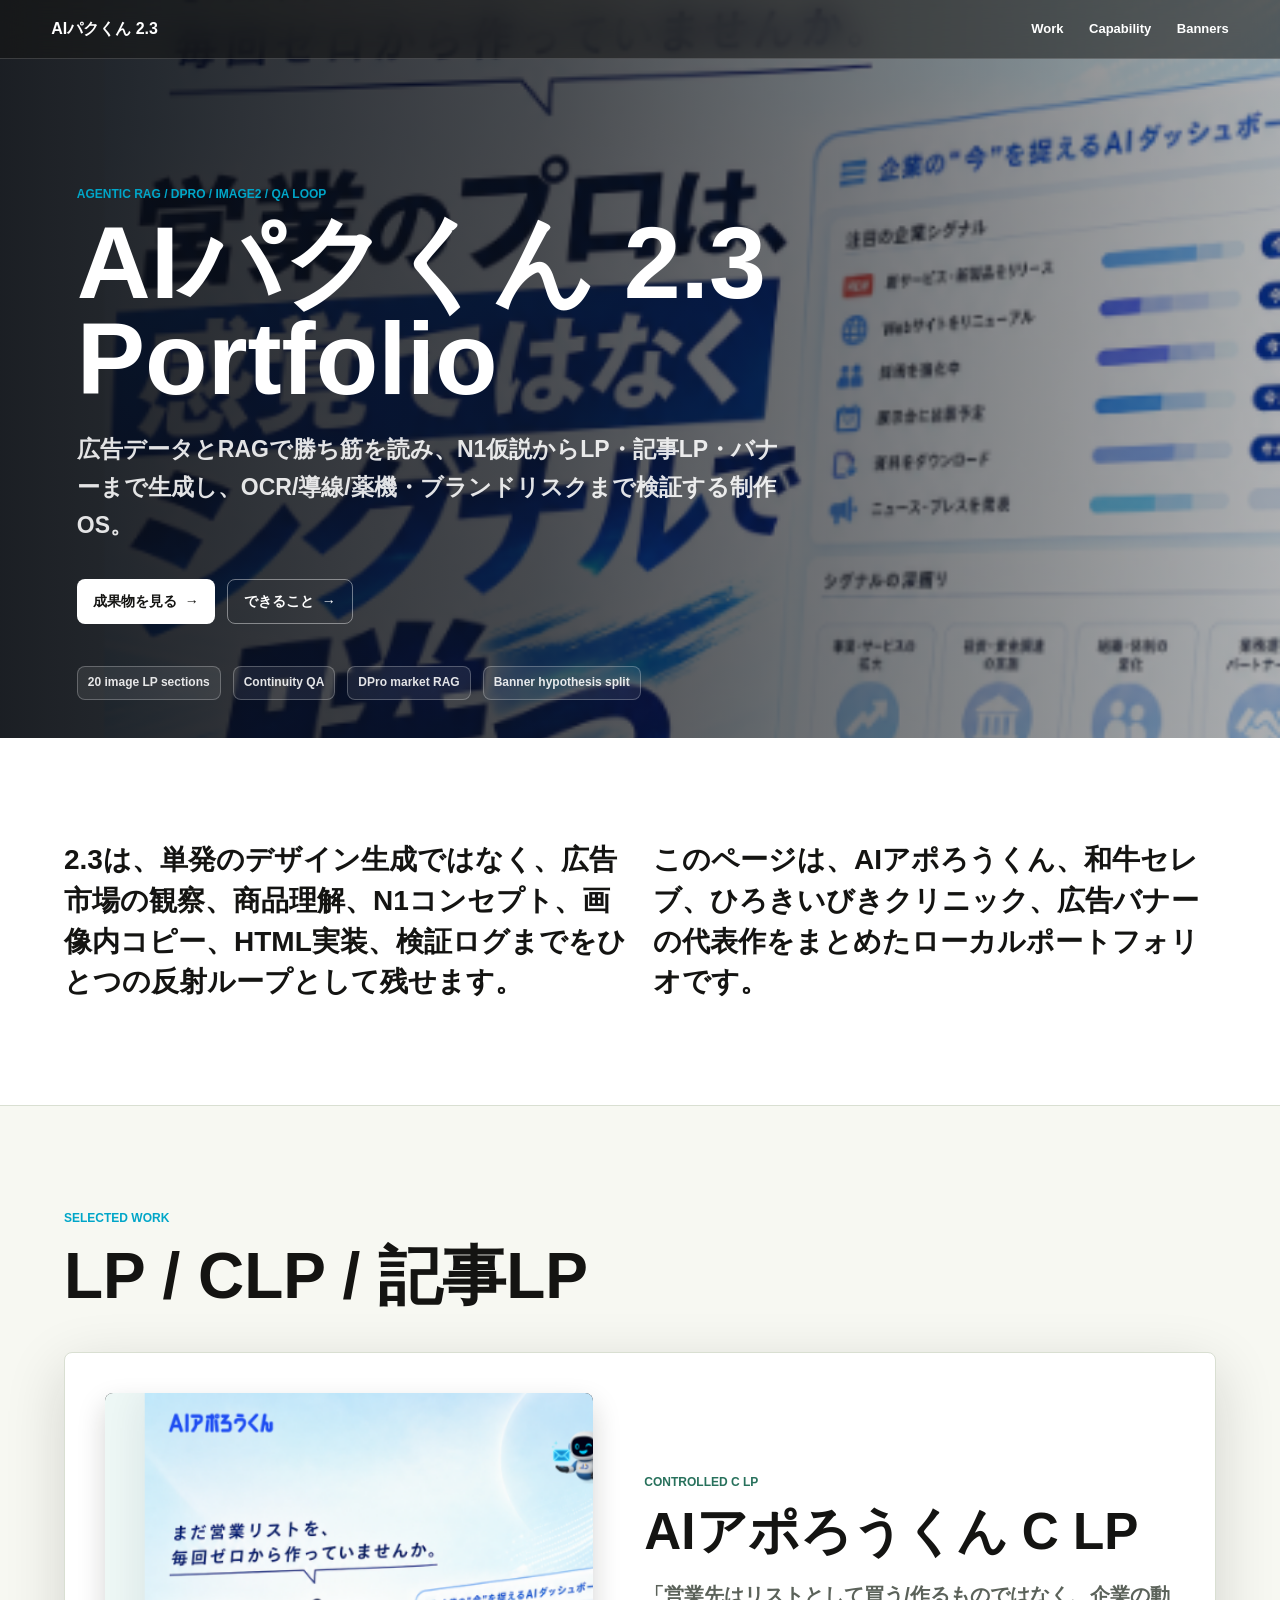
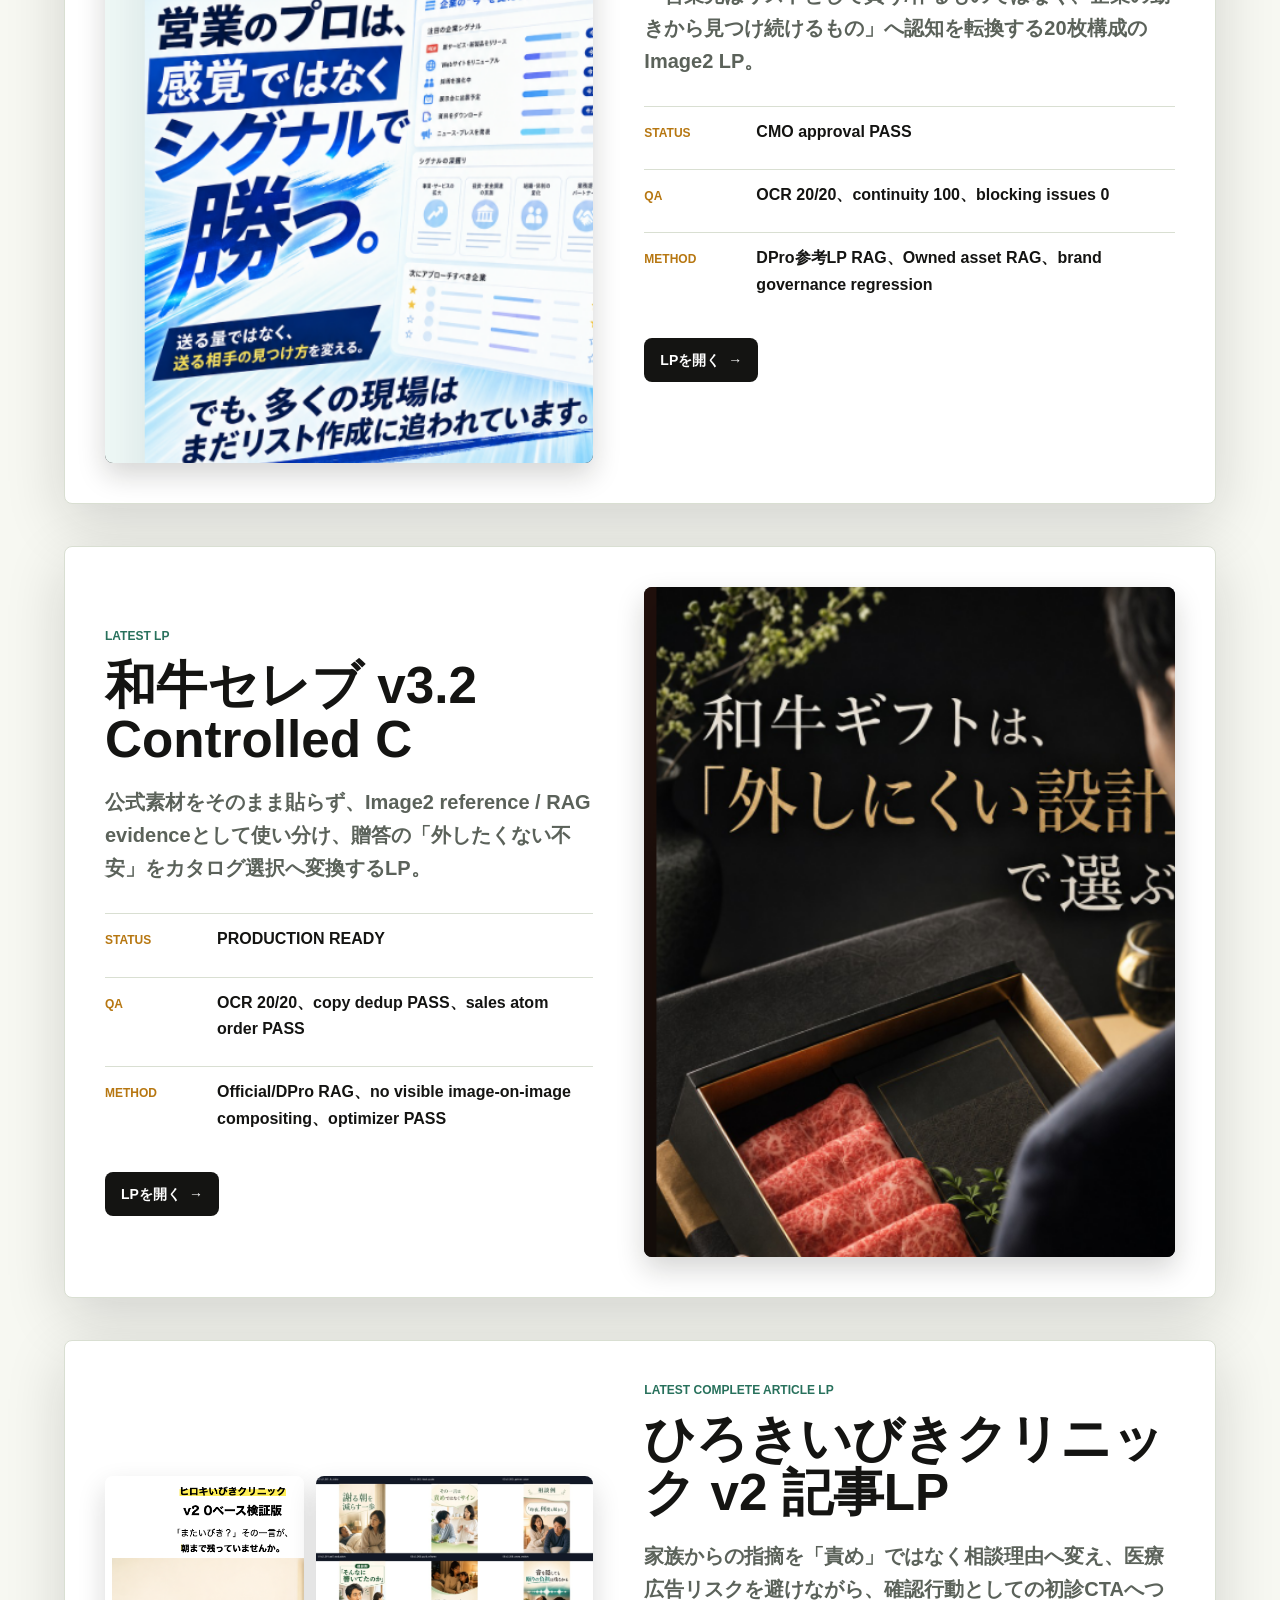
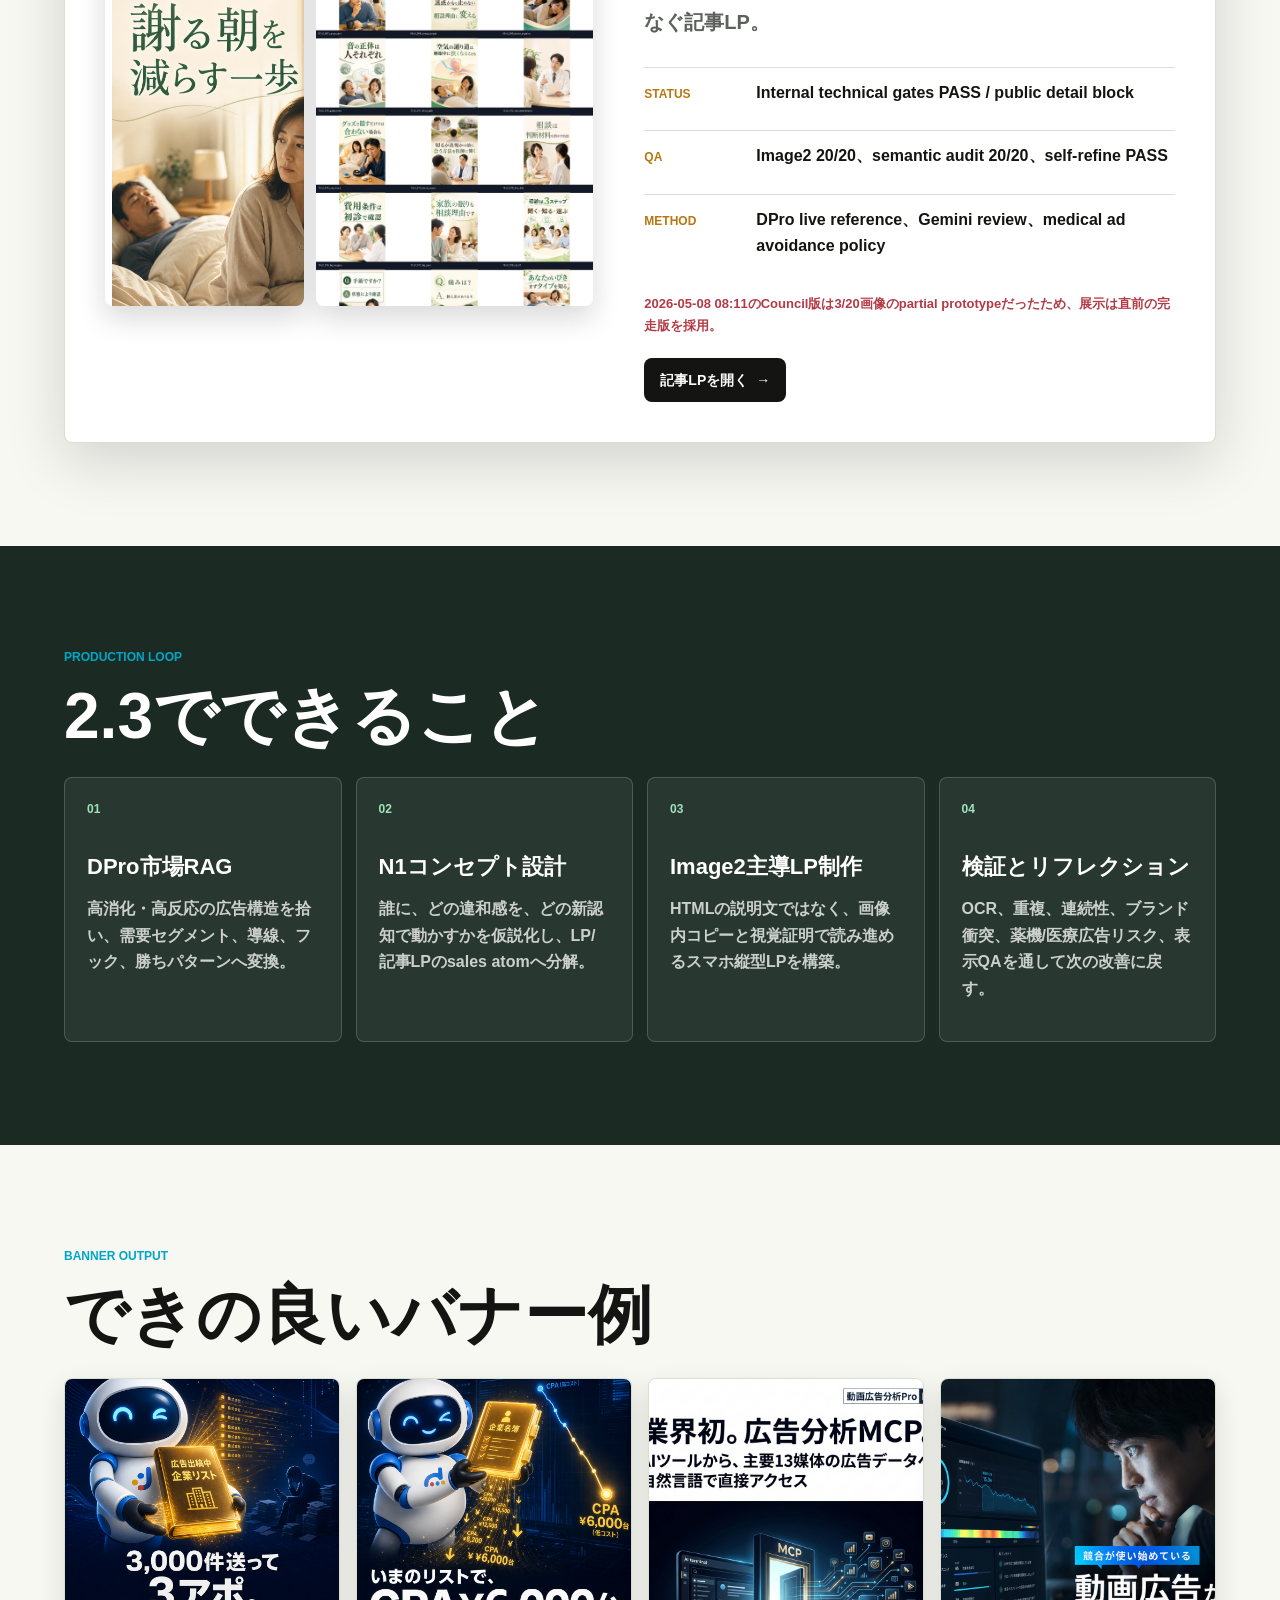
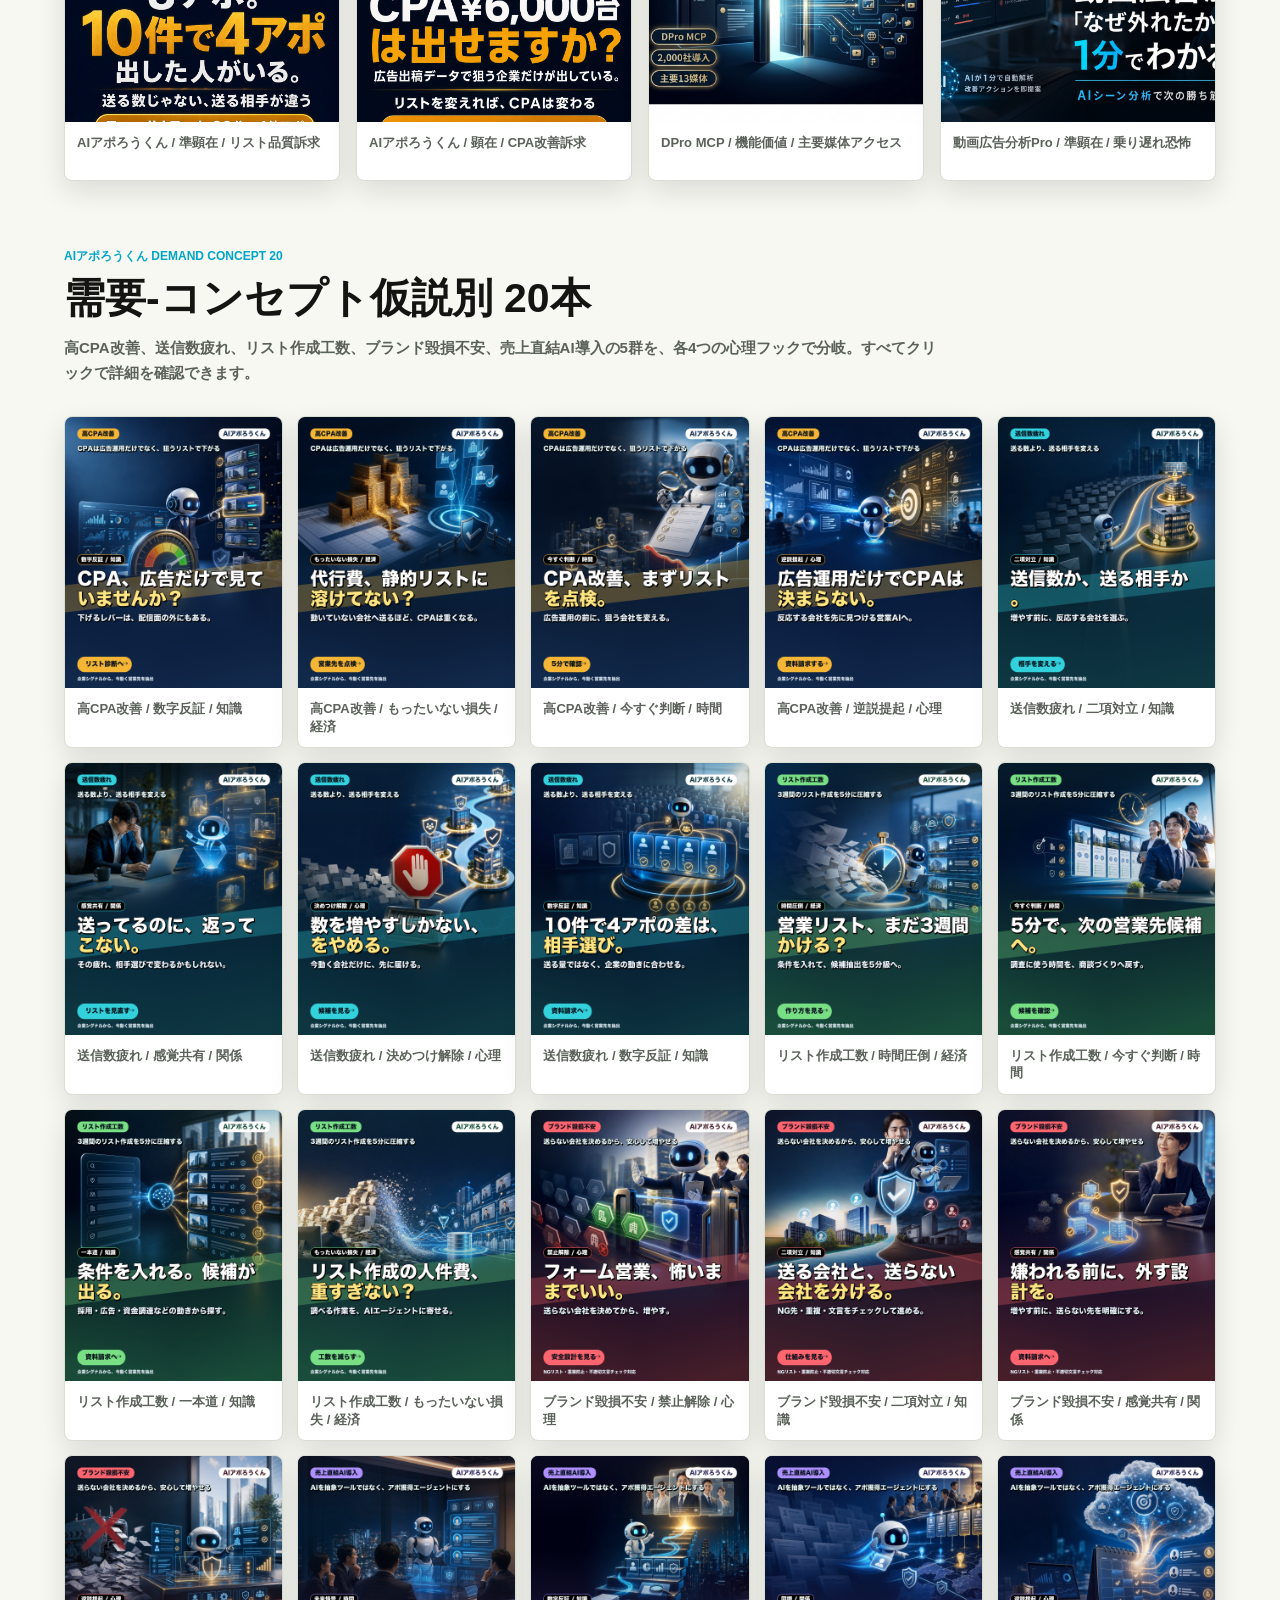
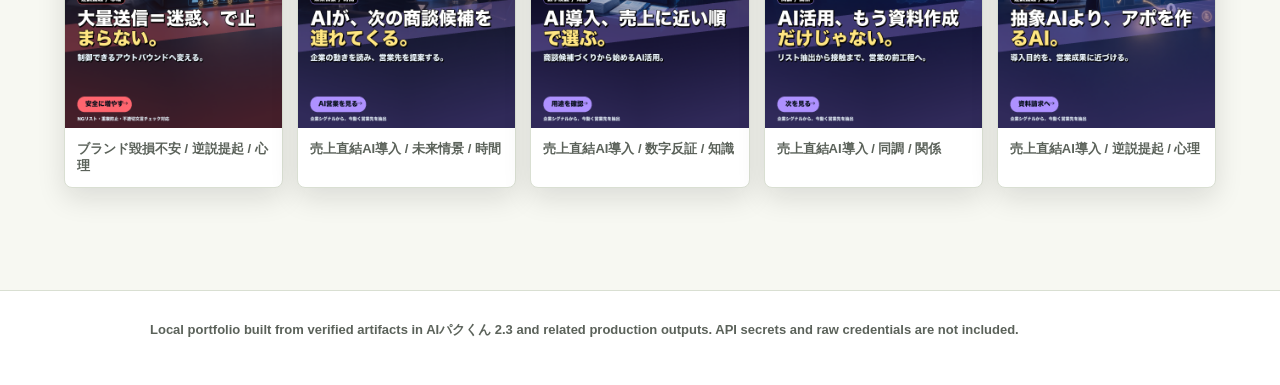
<file: index.html>
<!doctype html>
<html lang="ja">
<head>
  <meta charset="utf-8">
  <meta name="viewport" content="width=device-width, initial-scale=1">
  <title>AIパクくん 2.3 Portfolio</title>
  <meta name="description" content="AIパクくん 2.3で制作できるLP、記事LP、バナー、Agentic RAGのポートフォリオ。">
  <link rel="stylesheet" href="styles.css">
</head>
<body>
  <header class="site-header" aria-label="Portfolio navigation">
    <a class="brand" href="#top">AIパクくん 2.3</a>
    <nav>
      <a href="#work">Work</a>
      <a href="#capability">Capability</a>
      <a href="#banners">Banners</a>
    </nav>
  </header>

  <main id="top">
    <section class="hero" aria-label="AIパクくん 2.3 Portfolio">
      <div class="hero-copy">
        <p class="eyebrow">Agentic RAG / DPro / Image2 / QA Loop</p>
        <h1>AIパクくん 2.3 Portfolio</h1>
        <p class="lead">広告データとRAGで勝ち筋を読み、N1仮説からLP・記事LP・バナーまで生成し、OCR/導線/薬機・ブランドリスクまで検証する制作OS。</p>
        <div class="hero-actions" aria-label="Primary links">
          <a class="primary-link" href="#work">成果物を見る</a>
          <a class="secondary-link" href="#capability">できること</a>
        </div>
      </div>
      <div class="hero-proof" aria-label="Key proof points">
        <span>20 image LP sections</span>
        <span>Continuity QA</span>
        <span>DPro market RAG</span>
        <span>Banner hypothesis split</span>
      </div>
    </section>

    <section class="intro-band" aria-label="Overview">
      <div class="intro-grid">
        <p>2.3は、単発のデザイン生成ではなく、広告市場の観察、商品理解、N1コンセプト、画像内コピー、HTML実装、検証ログまでをひとつの反射ループとして残せます。</p>
        <p>このページは、AIアポろうくん、和牛セレブ、ひろきいびきクリニック、広告バナーの代表作をまとめたローカルポートフォリオです。</p>
      </div>
    </section>

    <section id="work" class="work-section" aria-label="Portfolio work">
      <div class="section-heading">
        <p class="eyebrow">Selected Work</p>
        <h2>LP / CLP / 記事LP</h2>
      </div>

      <article class="case case-aporo">
        <div class="case-media tall-shot">
          <img src="assets/cases/aporo-controlled-c-mobile.png" alt="AIアポろうくん Controlled C LPのモバイルプレビュー">
        </div>
        <div class="case-body">
          <p class="case-type">Controlled C LP</p>
          <h3>AIアポろうくん C LP</h3>
          <p class="case-lead">「営業先はリストとして買う/作るものではなく、企業の動きから見つけ続けるもの」へ認知を転換する20枚構成のImage2 LP。</p>
          <dl class="fact-list">
            <div><dt>Status</dt><dd>CMO approval PASS</dd></div>
            <div><dt>QA</dt><dd>OCR 20/20、continuity 100、blocking issues 0</dd></div>
            <div><dt>Method</dt><dd>DPro参考LP RAG、Owned asset RAG、brand governance regression</dd></div>
          </dl>
          <a class="case-link" href="cases/aporo-controlled-c/index.html" target="_blank" rel="noopener">LPを開く</a>
        </div>
      </article>

      <article class="case case-wagyu">
        <div class="case-media tall-shot">
          <img src="assets/cases/wagyu-celeb-v32-mobile.png" alt="和牛セレブ v3.2 LPのモバイルプレビュー">
        </div>
        <div class="case-body">
          <p class="case-type">Latest LP</p>
          <h3>和牛セレブ v3.2 Controlled C</h3>
          <p class="case-lead">公式素材をそのまま貼らず、Image2 reference / RAG evidenceとして使い分け、贈答の「外したくない不安」をカタログ選択へ変換するLP。</p>
          <dl class="fact-list">
            <div><dt>Status</dt><dd>PRODUCTION READY</dd></div>
            <div><dt>QA</dt><dd>OCR 20/20、copy dedup PASS、sales atom order PASS</dd></div>
            <div><dt>Method</dt><dd>Official/DPro RAG、no visible image-on-image compositing、optimizer PASS</dd></div>
          </dl>
          <a class="case-link" href="cases/wagyu-celeb-v32/index.html" target="_blank" rel="noopener">LPを開く</a>
        </div>
      </article>

      <article class="case case-hiroki">
        <div class="case-media hiroki-media">
          <img src="assets/cases/hiroki-snore-v2-article-mobile.png" alt="ひろきいびきクリニック記事LPのモバイルプレビュー">
          <img src="assets/cases/hiroki-snore-v2-contact-sheet.jpg" alt="ひろきいびきクリニック記事LPの画像検証コンタクトシート">
        </div>
        <div class="case-body">
          <p class="case-type">Latest Complete Article LP</p>
          <h3>ひろきいびきクリニック v2 記事LP</h3>
          <p class="case-lead">家族からの指摘を「責め」ではなく相談理由へ変え、医療広告リスクを避けながら、確認行動としての初診CTAへつなぐ記事LP。</p>
          <dl class="fact-list">
            <div><dt>Status</dt><dd>Internal technical gates PASS / public detail block</dd></div>
            <div><dt>QA</dt><dd>Image2 20/20、semantic audit 20/20、self-refine PASS</dd></div>
            <div><dt>Method</dt><dd>DPro live reference、Gemini review、medical ad avoidance policy</dd></div>
          </dl>
          <p class="note">2026-05-08 08:11のCouncil版は3/20画像のpartial prototypeだったため、展示は直前の完走版を採用。</p>
          <a class="case-link" href="cases/hiroki-snore-v2/index.html" target="_blank" rel="noopener">記事LPを開く</a>
        </div>
      </article>
    </section>

    <section id="capability" class="capability-band" aria-label="Capabilities">
      <div class="section-heading">
        <p class="eyebrow">Production Loop</p>
        <h2>2.3でできること</h2>
      </div>
      <div class="capability-grid">
        <article>
          <p class="number">01</p>
          <h3>DPro市場RAG</h3>
          <p>高消化・高反応の広告構造を拾い、需要セグメント、導線、フック、勝ちパターンへ変換。</p>
        </article>
        <article>
          <p class="number">02</p>
          <h3>N1コンセプト設計</h3>
          <p>誰に、どの違和感を、どの新認知で動かすかを仮説化し、LP/記事LPのsales atomへ分解。</p>
        </article>
        <article>
          <p class="number">03</p>
          <h3>Image2主導LP制作</h3>
          <p>HTMLの説明文ではなく、画像内コピーと視覚証明で読み進めるスマホ縦型LPを構築。</p>
        </article>
        <article>
          <p class="number">04</p>
          <h3>検証とリフレクション</h3>
          <p>OCR、重複、連続性、ブランド衝突、薬機/医療広告リスク、表示QAを通して次の改善に戻す。</p>
        </article>
      </div>
    </section>

    <section id="banners" class="banner-section" aria-label="Banner portfolio">
      <div class="section-heading">
        <p class="eyebrow">Banner Output</p>
        <h2>できの良いバナー例</h2>
      </div>
      <div class="banner-grid">
        <figure data-banner-card data-image="assets/banners/aporo-list-3apo.png" data-project="AIアポろうくん" data-title="3,000件送って3アポ。10件で4アポ、出した人がいる。" data-stage="準顕在 / リスト品質訴求" data-demand="送信数疲れ" data-concept="送る数より、送る相手を変える" data-hook="送る数ではなく、送る相手の違いに視点を変える。" data-detail="大量送信疲れのある営業担当に、広告出稿中企業リストの質を短い実績コピーで伝えるバナー。" data-use="リスト精度、商談獲得効率、営業代行/インサイドセールス訴求の入口。">
          <img src="assets/banners/aporo-list-3apo.png" alt="AIアポろうくんのリスト訴求バナー">
          <figcaption>AIアポろうくん / 準顕在 / リスト品質訴求</figcaption>
          <button class="banner-hit" type="button" aria-label="AIアポろうくんのリスト訴求バナーの詳細を見る"></button>
        </figure>
        <figure data-banner-card data-image="assets/banners/aporo-cpa-6000.png" data-project="AIアポろうくん" data-title="CPA¥6,000台は出せますか？" data-stage="顕在 / CPA改善訴求" data-demand="高CPA改善" data-concept="CPAは広告運用だけでなく、狙うリストで変わる" data-hook="広告運用だけでなく、狙う企業リストを変えるとCPAも変わる。" data-detail="数字で強く止めた上で、リスト設計をCPA改善のレバーとして再定義するバナー。" data-use="CPA高騰、広告効率改善、営業リスト見直しの検討層向け。">
          <img src="assets/banners/aporo-cpa-6000.png" alt="AIアポろうくんのCPA訴求バナー">
          <figcaption>AIアポろうくん / 顕在 / CPA改善訴求</figcaption>
          <button class="banner-hit" type="button" aria-label="AIアポろうくんのCPA訴求バナーの詳細を見る"></button>
        </figure>
        <figure data-banner-card data-image="assets/banners/dpro-mcp-access.png" data-project="DPro MCP" data-title="業界初。広告分析MCP" data-stage="機能価値 / 主要媒体アクセス" data-demand="AI業務変革" data-concept="AIから主要広告データへ直接アクセス" data-hook="AIツールから主要13媒体の広告データへ自然言語で直接アクセスできる。" data-detail="MCPの抽象性を、データへ接続する扉のビジュアルで直感化した機能訴求バナー。" data-use="AIエージェント活用、広告分析自動化、DPro導入検討の初期接点。">
          <img src="assets/banners/dpro-mcp-access.png" alt="DPro MCPの広告分析バナー">
          <figcaption>DPro MCP / 機能価値 / 主要媒体アクセス</figcaption>
          <button class="banner-hit" type="button" aria-label="DPro MCPの広告分析バナーの詳細を見る"></button>
        </figure>
        <figure data-banner-card data-image="assets/banners/dpro-scene-analysis.png" data-project="動画広告分析Pro" data-title="動画広告が、なぜ外れたか1分でわかる" data-stage="準顕在 / 乗り遅れ恐怖" data-demand="動画広告改善" data-concept="外れた理由を1分で見つける" data-hook="競合が使い始めている分析手法として、遅れの不安と時短価値を同時に出す。" data-detail="暗い分析画面と人物の視線で緊張感を作り、AIシーン分析を次の改善アクションへ接続するバナー。" data-use="動画広告の勝ち負け要因、競合分析、クリエイティブ改善訴求の入口。">
          <img src="assets/banners/dpro-scene-analysis.png" alt="動画広告分析ProのAIシーン分析バナー">
          <figcaption>動画広告分析Pro / 準顕在 / 乗り遅れ恐怖</figcaption>
          <button class="banner-hit" type="button" aria-label="動画広告分析ProのAIシーン分析バナーの詳細を見る"></button>
        </figure>
      </div>

<!-- APORO20_BANNERS_START -->
<div class="banner-feature-heading">
  <p class="eyebrow">AIアポろうくん Demand Concept 20</p>
  <h3>需要-コンセプト仮説別 20本</h3>
  <p>高CPA改善、送信数疲れ、リスト作成工数、ブランド毀損不安、売上直結AI導入の5群を、各4つの心理フックで分岐。すべてクリックで詳細を確認できます。</p>
</div>
<div class="banner-grid banner-grid-aporo20">
  <figure data-banner-card data-image="assets/banners/aporo-20/aporo-01-high-cpa-suuji_hansyou.png" data-project="AIアポろうくん Demand Concept 20" data-title="CPA、広告だけで見ていませんか？" data-stage="高CPA改善 / 数字反証 / 知識" data-demand="高CPA改善" data-concept="CPAは広告運用だけでなく、狙うリストで下がる" data-hook="数字反証（知識）: 常識を数字で崩す" data-detail="CPAは広告運用だけでなく、狙うリストで下がる。下げるレバーは、配信面の外にもある。" data-use="CPA高騰に悩むBtoB広告/営業責任者への入口訴求。">
    <img src="assets/banners/aporo-20/aporo-01-high-cpa-suuji_hansyou.png" alt="AIアポろうくん 高CPA改善 数字反証 バナー">
    <figcaption>高CPA改善 / 数字反証 / 知識</figcaption>
    <button class="banner-hit" type="button" aria-label="AIアポろうくん 高CPA改善 数字反証 バナーの詳細を見る"></button>
  </figure>
  <figure data-banner-card data-image="assets/banners/aporo-20/aporo-02-high-cpa-motai_nai.png" data-project="AIアポろうくん Demand Concept 20" data-title="代行費、静的リストに溶けてない？" data-stage="高CPA改善 / もったいない損失 / 経済" data-demand="高CPA改善" data-concept="CPAは広告運用だけでなく、狙うリストで下がる" data-hook="もったいない損失（経済）: 見えないコストを可視化" data-detail="CPAは広告運用だけでなく、狙うリストで下がる。動いていない会社へ送るほど、CPAは重くなる。" data-use="営業代行/テレアポ/購入リストの採算悪化を感じている層向け。">
    <img src="assets/banners/aporo-20/aporo-02-high-cpa-motai_nai.png" alt="AIアポろうくん 高CPA改善 もったいない損失 バナー">
    <figcaption>高CPA改善 / もったいない損失 / 経済</figcaption>
    <button class="banner-hit" type="button" aria-label="AIアポろうくん 高CPA改善 もったいない損失 バナーの詳細を見る"></button>
  </figure>
  <figure data-banner-card data-image="assets/banners/aporo-20/aporo-03-high-cpa-sokuji_ketsudan.png" data-project="AIアポろうくん Demand Concept 20" data-title="CPA改善、まずリストを点検。" data-stage="高CPA改善 / 今すぐ判断 / 時間" data-demand="高CPA改善" data-concept="CPAは広告運用だけでなく、狙うリストで下がる" data-hook="今すぐ判断（時間）: 先送りを止める" data-detail="CPAは広告運用だけでなく、狙うリストで下がる。広告運用の前に、狙う会社を変える。" data-use="改善打ち手の優先順位を変える顕在層向け。">
    <img src="assets/banners/aporo-20/aporo-03-high-cpa-sokuji_ketsudan.png" alt="AIアポろうくん 高CPA改善 今すぐ判断 バナー">
    <figcaption>高CPA改善 / 今すぐ判断 / 時間</figcaption>
    <button class="banner-hit" type="button" aria-label="AIアポろうくん 高CPA改善 今すぐ判断 バナーの詳細を見る"></button>
  </figure>
  <figure data-banner-card data-image="assets/banners/aporo-20/aporo-04-high-cpa-gyaku_setteki.png" data-project="AIアポろうくん Demand Concept 20" data-title="広告運用だけでCPAは決まらない。" data-stage="高CPA改善 / 逆説提起 / 心理" data-demand="高CPA改善" data-concept="CPAは広告運用だけでなく、狙うリストで下がる" data-hook="逆説提起（心理）: 常識の逆から入る" data-detail="CPAは広告運用だけでなく、狙うリストで下がる。反応する会社を先に見つける営業AIへ。" data-use="広告改善の限界を感じた経営/マーケ責任者向け。">
    <img src="assets/banners/aporo-20/aporo-04-high-cpa-gyaku_setteki.png" alt="AIアポろうくん 高CPA改善 逆説提起 バナー">
    <figcaption>高CPA改善 / 逆説提起 / 心理</figcaption>
    <button class="banner-hit" type="button" aria-label="AIアポろうくん 高CPA改善 逆説提起 バナーの詳細を見る"></button>
  </figure>
  <figure data-banner-card data-image="assets/banners/aporo-20/aporo-05-send-target-nihou_tairitsu.png" data-project="AIアポろうくん Demand Concept 20" data-title="送信数か、送る相手か。" data-stage="送信数疲れ / 二項対立 / 知識" data-demand="送信数疲れ" data-concept="送る数より、送る相手を変える" data-hook="二項対立（知識）: AではなくB" data-detail="送る数より、送る相手を変える。増やす前に、反応する会社を選ぶ。" data-use="大量送信疲れのある営業/マーケチームに使う比較訴求。">
    <img src="assets/banners/aporo-20/aporo-05-send-target-nihou_tairitsu.png" alt="AIアポろうくん 送信数疲れ 二項対立 バナー">
    <figcaption>送信数疲れ / 二項対立 / 知識</figcaption>
    <button class="banner-hit" type="button" aria-label="AIアポろうくん 送信数疲れ 二項対立 バナーの詳細を見る"></button>
  </figure>
  <figure data-banner-card data-image="assets/banners/aporo-20/aporo-06-send-target-kankaku_kyoyu.png" data-project="AIアポろうくん Demand Concept 20" data-title="送ってるのに、返ってこない。" data-stage="送信数疲れ / 感覚共有 / 関係" data-demand="送信数疲れ" data-concept="送る数より、送る相手を変える" data-hook="感覚共有（関係）: 現場の違和感に寄り添う" data-detail="送る数より、送る相手を変える。その疲れ、相手選びで変わるかもしれない。" data-use="現場の徒労感へ共感して初回接触を作る訴求。">
    <img src="assets/banners/aporo-20/aporo-06-send-target-kankaku_kyoyu.png" alt="AIアポろうくん 送信数疲れ 感覚共有 バナー">
    <figcaption>送信数疲れ / 感覚共有 / 関係</figcaption>
    <button class="banner-hit" type="button" aria-label="AIアポろうくん 送信数疲れ 感覚共有 バナーの詳細を見る"></button>
  </figure>
  <figure data-banner-card data-image="assets/banners/aporo-20/aporo-07-send-target-kimetsuke.png" data-project="AIアポろうくん Demand Concept 20" data-title="数を増やすしかない、をやめる。" data-stage="送信数疲れ / 決めつけ解除 / 心理" data-demand="送信数疲れ" data-concept="送る数より、送る相手を変える" data-hook="決めつけ解除（心理）: 思い込みをほどく" data-detail="送る数より、送る相手を変える。今動く会社だけに、先に届ける。" data-use="送信量拡大に抵抗がある責任者向け。">
    <img src="assets/banners/aporo-20/aporo-07-send-target-kimetsuke.png" alt="AIアポろうくん 送信数疲れ 決めつけ解除 バナー">
    <figcaption>送信数疲れ / 決めつけ解除 / 心理</figcaption>
    <button class="banner-hit" type="button" aria-label="AIアポろうくん 送信数疲れ 決めつけ解除 バナーの詳細を見る"></button>
  </figure>
  <figure data-banner-card data-image="assets/banners/aporo-20/aporo-08-send-target-suuji_hansyou.png" data-project="AIアポろうくん Demand Concept 20" data-title="10件で4アポの差は、相手選び。" data-stage="送信数疲れ / 数字反証 / 知識" data-demand="送信数疲れ" data-concept="送る数より、送る相手を変える" data-hook="数字反証（知識）: 常識を数字で崩す" data-detail="送る数より、送る相手を変える。送る量ではなく、企業の動きに合わせる。" data-use="既存バナーの強い数字を、需要別20本の中で再活用する訴求。">
    <img src="assets/banners/aporo-20/aporo-08-send-target-suuji_hansyou.png" alt="AIアポろうくん 送信数疲れ 数字反証 バナー">
    <figcaption>送信数疲れ / 数字反証 / 知識</figcaption>
    <button class="banner-hit" type="button" aria-label="AIアポろうくん 送信数疲れ 数字反証 バナーの詳細を見る"></button>
  </figure>
  <figure data-banner-card data-image="assets/banners/aporo-20/aporo-09-list-speed-jikan_attou.png" data-project="AIアポろうくん Demand Concept 20" data-title="営業リスト、まだ3週間かける？" data-stage="リスト作成工数 / 時間圧倒 / 経済" data-demand="リスト作成工数" data-concept="3週間のリスト作成を5分に圧縮する" data-hook="時間圧倒（経済）: 時間コストを圧縮" data-detail="3週間のリスト作成を5分に圧縮する。条件を入れて、候補抽出を5分級へ。" data-use="リスト作成工数の削減を最優先に見せるバナー。">
    <img src="assets/banners/aporo-20/aporo-09-list-speed-jikan_attou.png" alt="AIアポろうくん リスト作成工数 時間圧倒 バナー">
    <figcaption>リスト作成工数 / 時間圧倒 / 経済</figcaption>
    <button class="banner-hit" type="button" aria-label="AIアポろうくん リスト作成工数 時間圧倒 バナーの詳細を見る"></button>
  </figure>
  <figure data-banner-card data-image="assets/banners/aporo-20/aporo-10-list-speed-sokuji_ketsudan.png" data-project="AIアポろうくん Demand Concept 20" data-title="5分で、次の営業先候補へ。" data-stage="リスト作成工数 / 今すぐ判断 / 時間" data-demand="リスト作成工数" data-concept="3週間のリスト作成を5分に圧縮する" data-hook="今すぐ判断（時間）: 先送りを止める" data-detail="3週間のリスト作成を5分に圧縮する。調査に使う時間を、商談づくりへ戻す。" data-use="即時性とスピードを押し出す比較広告向け。">
    <img src="assets/banners/aporo-20/aporo-10-list-speed-sokuji_ketsudan.png" alt="AIアポろうくん リスト作成工数 今すぐ判断 バナー">
    <figcaption>リスト作成工数 / 今すぐ判断 / 時間</figcaption>
    <button class="banner-hit" type="button" aria-label="AIアポろうくん リスト作成工数 今すぐ判断 バナーの詳細を見る"></button>
  </figure>
  <figure data-banner-card data-image="assets/banners/aporo-20/aporo-11-list-speed-ipponmichi.png" data-project="AIアポろうくん Demand Concept 20" data-title="条件を入れる。候補が出る。" data-stage="リスト作成工数 / 一本道 / 知識" data-demand="リスト作成工数" data-concept="3週間のリスト作成を5分に圧縮する" data-hook="一本道（知識）: 次の行動を単純化" data-detail="3週間のリスト作成を5分に圧縮する。採用・広告・資金調達などの動きから探す。" data-use="AIやDBの仕組みを簡単に伝える知識訴求。">
    <img src="assets/banners/aporo-20/aporo-11-list-speed-ipponmichi.png" alt="AIアポろうくん リスト作成工数 一本道 バナー">
    <figcaption>リスト作成工数 / 一本道 / 知識</figcaption>
    <button class="banner-hit" type="button" aria-label="AIアポろうくん リスト作成工数 一本道 バナーの詳細を見る"></button>
  </figure>
  <figure data-banner-card data-image="assets/banners/aporo-20/aporo-12-list-speed-motai_nai.png" data-project="AIアポろうくん Demand Concept 20" data-title="リスト作成の人件費、重すぎない？" data-stage="リスト作成工数 / もったいない損失 / 経済" data-demand="リスト作成工数" data-concept="3週間のリスト作成を5分に圧縮する" data-hook="もったいない損失（経済）: 見えないコストを可視化" data-detail="3週間のリスト作成を5分に圧縮する。調べる作業を、AIエージェントに寄せる。" data-use="営業代行・BPO・インハウス運用の採算改善訴求。">
    <img src="assets/banners/aporo-20/aporo-12-list-speed-motai_nai.png" alt="AIアポろうくん リスト作成工数 もったいない損失 バナー">
    <figcaption>リスト作成工数 / もったいない損失 / 経済</figcaption>
    <button class="banner-hit" type="button" aria-label="AIアポろうくん リスト作成工数 もったいない損失 バナーの詳細を見る"></button>
  </figure>
  <figure data-banner-card data-image="assets/banners/aporo-20/aporo-13-brand-safe-kinshi_kaijo.png" data-project="AIアポろうくん Demand Concept 20" data-title="フォーム営業、怖いままでいい。" data-stage="ブランド毀損不安 / 禁止解除 / 心理" data-demand="ブランド毀損不安" data-concept="送らない会社を決めるから、安心して増やせる" data-hook="禁止解除（心理）: 怖くて止まっている行動を安全化" data-detail="送らない会社を決めるから、安心して増やせる。送らない会社を決めてから、増やす。" data-use="ブランドリスクで導入を止めている慎重派への安心訴求。">
    <img src="assets/banners/aporo-20/aporo-13-brand-safe-kinshi_kaijo.png" alt="AIアポろうくん ブランド毀損不安 禁止解除 バナー">
    <figcaption>ブランド毀損不安 / 禁止解除 / 心理</figcaption>
    <button class="banner-hit" type="button" aria-label="AIアポろうくん ブランド毀損不安 禁止解除 バナーの詳細を見る"></button>
  </figure>
  <figure data-banner-card data-image="assets/banners/aporo-20/aporo-14-brand-safe-nihou_tairitsu.png" data-project="AIアポろうくん Demand Concept 20" data-title="送る会社と、送らない会社を分ける。" data-stage="ブランド毀損不安 / 二項対立 / 知識" data-demand="ブランド毀損不安" data-concept="送らない会社を決めるから、安心して増やせる" data-hook="二項対立（知識）: AではなくB" data-detail="送らない会社を決めるから、安心して増やせる。NG先・重複・文言をチェックして進める。" data-use="法務/ブランド確認を通したい責任者向け。">
    <img src="assets/banners/aporo-20/aporo-14-brand-safe-nihou_tairitsu.png" alt="AIアポろうくん ブランド毀損不安 二項対立 バナー">
    <figcaption>ブランド毀損不安 / 二項対立 / 知識</figcaption>
    <button class="banner-hit" type="button" aria-label="AIアポろうくん ブランド毀損不安 二項対立 バナーの詳細を見る"></button>
  </figure>
  <figure data-banner-card data-image="assets/banners/aporo-20/aporo-15-brand-safe-kankaku_kyoyu.png" data-project="AIアポろうくん Demand Concept 20" data-title="嫌われる前に、外す設計を。" data-stage="ブランド毀損不安 / 感覚共有 / 関係" data-demand="ブランド毀損不安" data-concept="送らない会社を決めるから、安心して増やせる" data-hook="感覚共有（関係）: 現場の違和感に寄り添う" data-detail="送らない会社を決めるから、安心して増やせる。増やす前に、送らない先を明確にする。" data-use="クレーム不安に寄り添う共感型バナー。">
    <img src="assets/banners/aporo-20/aporo-15-brand-safe-kankaku_kyoyu.png" alt="AIアポろうくん ブランド毀損不安 感覚共有 バナー">
    <figcaption>ブランド毀損不安 / 感覚共有 / 関係</figcaption>
    <button class="banner-hit" type="button" aria-label="AIアポろうくん ブランド毀損不安 感覚共有 バナーの詳細を見る"></button>
  </figure>
  <figure data-banner-card data-image="assets/banners/aporo-20/aporo-16-brand-safe-gyaku_setteki.png" data-project="AIアポろうくん Demand Concept 20" data-title="大量送信＝迷惑、で止まらない。" data-stage="ブランド毀損不安 / 逆説提起 / 心理" data-demand="ブランド毀損不安" data-concept="送らない会社を決めるから、安心して増やせる" data-hook="逆説提起（心理）: 常識の逆から入る" data-detail="送らない会社を決めるから、安心して増やせる。制御できるアウトバウンドへ変える。" data-use="旧来の自動送信イメージを逆説的に更新する訴求。">
    <img src="assets/banners/aporo-20/aporo-16-brand-safe-gyaku_setteki.png" alt="AIアポろうくん ブランド毀損不安 逆説提起 バナー">
    <figcaption>ブランド毀損不安 / 逆説提起 / 心理</figcaption>
    <button class="banner-hit" type="button" aria-label="AIアポろうくん ブランド毀損不安 逆説提起 バナーの詳細を見る"></button>
  </figure>
  <figure data-banner-card data-image="assets/banners/aporo-20/aporo-17-revenue-ai-mirai_jokei.png" data-project="AIアポろうくん Demand Concept 20" data-title="AIが、次の商談候補を連れてくる。" data-stage="売上直結AI導入 / 未来情景 / 時間" data-demand="売上直結AI導入" data-concept="AIを抽象ツールではなく、アポ獲得エージェントにする" data-hook="未来情景（時間）: 導入後の景色を見せる" data-detail="AIを抽象ツールではなく、アポ獲得エージェントにする。企業の動きを読み、営業先を提案する。" data-use="AI導入を売上直結テーマとして見せる未来情景訴求。">
    <img src="assets/banners/aporo-20/aporo-17-revenue-ai-mirai_jokei.png" alt="AIアポろうくん 売上直結AI導入 未来情景 バナー">
    <figcaption>売上直結AI導入 / 未来情景 / 時間</figcaption>
    <button class="banner-hit" type="button" aria-label="AIアポろうくん 売上直結AI導入 未来情景 バナーの詳細を見る"></button>
  </figure>
  <figure data-banner-card data-image="assets/banners/aporo-20/aporo-18-revenue-ai-suuji_hansyou.png" data-project="AIアポろうくん Demand Concept 20" data-title="AI導入、売上に近い順で選ぶ。" data-stage="売上直結AI導入 / 数字反証 / 知識" data-demand="売上直結AI導入" data-concept="AIを抽象ツールではなく、アポ獲得エージェントにする" data-hook="数字反証（知識）: 常識を数字で崩す" data-detail="AIを抽象ツールではなく、アポ獲得エージェントにする。商談候補づくりから始めるAI活用。" data-use="経営層/マーケ責任者のAI投資判断向け。">
    <img src="assets/banners/aporo-20/aporo-18-revenue-ai-suuji_hansyou.png" alt="AIアポろうくん 売上直結AI導入 数字反証 バナー">
    <figcaption>売上直結AI導入 / 数字反証 / 知識</figcaption>
    <button class="banner-hit" type="button" aria-label="AIアポろうくん 売上直結AI導入 数字反証 バナーの詳細を見る"></button>
  </figure>
  <figure data-banner-card data-image="assets/banners/aporo-20/aporo-19-revenue-ai-doucho.png" data-project="AIアポろうくん Demand Concept 20" data-title="AI活用、もう資料作成だけじゃない。" data-stage="売上直結AI導入 / 同調 / 関係" data-demand="売上直結AI導入" data-concept="AIを抽象ツールではなく、アポ獲得エージェントにする" data-hook="同調（関係）: 周囲が始めている感覚" data-detail="AIを抽象ツールではなく、アポ獲得エージェントにする。リスト抽出から接触まで、営業の前工程へ。" data-use="生成AI活用が社内効率化に留まる企業向け。">
    <img src="assets/banners/aporo-20/aporo-19-revenue-ai-doucho.png" alt="AIアポろうくん 売上直結AI導入 同調 バナー">
    <figcaption>売上直結AI導入 / 同調 / 関係</figcaption>
    <button class="banner-hit" type="button" aria-label="AIアポろうくん 売上直結AI導入 同調 バナーの詳細を見る"></button>
  </figure>
  <figure data-banner-card data-image="assets/banners/aporo-20/aporo-20-revenue-ai-gyaku_setteki.png" data-project="AIアポろうくん Demand Concept 20" data-title="抽象AIより、アポを作るAI。" data-stage="売上直結AI導入 / 逆説提起 / 心理" data-demand="売上直結AI導入" data-concept="AIを抽象ツールではなく、アポ獲得エージェントにする" data-hook="逆説提起（心理）: 常識の逆から入る" data-detail="AIを抽象ツールではなく、アポ獲得エージェントにする。導入目的を、営業成果に近づける。" data-use="AIツール比較から実成果用途へ転換する広告向け。">
    <img src="assets/banners/aporo-20/aporo-20-revenue-ai-gyaku_setteki.png" alt="AIアポろうくん 売上直結AI導入 逆説提起 バナー">
    <figcaption>売上直結AI導入 / 逆説提起 / 心理</figcaption>
    <button class="banner-hit" type="button" aria-label="AIアポろうくん 売上直結AI導入 逆説提起 バナーの詳細を見る"></button>
  </figure>
</div>
<!-- APORO20_BANNERS_END -->
    </section>
  </main>

  <div class="banner-modal" id="banner-modal" hidden>
    <div class="banner-modal-backdrop" data-close-banner></div>
    <section class="banner-modal-panel" role="dialog" aria-modal="true" aria-labelledby="banner-modal-title" aria-describedby="banner-modal-detail">
      <button class="modal-close" type="button" data-close-banner aria-label="詳細を閉じる">×</button>
      <div class="banner-modal-image">
        <img id="banner-modal-image" alt="">
      </div>
      <div class="banner-modal-copy">
        <p class="eyebrow" id="banner-modal-project"></p>
        <h3 id="banner-modal-title"></h3>
        <p class="banner-modal-stage" id="banner-modal-stage"></p>
        <dl class="banner-detail-list">
          <div>
            <dt>Demand</dt>
            <dd id="banner-modal-demand"></dd>
          </div>
          <div>
            <dt>Concept</dt>
            <dd id="banner-modal-concept"></dd>
          </div>
          <div>
            <dt>Hook</dt>
            <dd id="banner-modal-hook"></dd>
          </div>
          <div>
            <dt>Detail</dt>
            <dd id="banner-modal-detail"></dd>
          </div>
          <div>
            <dt>Use</dt>
            <dd id="banner-modal-use"></dd>
          </div>
        </dl>
        <a class="case-link modal-image-link" id="banner-modal-open" href="#" target="_blank" rel="noopener">画像を別タブで開く</a>
      </div>
    </section>
  </div>

  <footer class="site-footer">
    <p>Local portfolio built from verified artifacts in AIパクくん 2.3 and related production outputs. API secrets and raw credentials are not included.</p>
  </footer>
  <script>
    (() => {
      const modal = document.getElementById('banner-modal');
      const modalImage = document.getElementById('banner-modal-image');
      const modalOpen = document.getElementById('banner-modal-open');
      const fields = {
        project: document.getElementById('banner-modal-project'),
        title: document.getElementById('banner-modal-title'),
        stage: document.getElementById('banner-modal-stage'),
        demand: document.getElementById('banner-modal-demand'),
        concept: document.getElementById('banner-modal-concept'),
        hook: document.getElementById('banner-modal-hook'),
        detail: document.getElementById('banner-modal-detail'),
        use: document.getElementById('banner-modal-use')
      };
      let lastFocused = null;

      const setText = (key, value) => {
        fields[key].textContent = value || '';
      };

      const openModal = (card) => {
        const data = card.dataset;
        lastFocused = document.activeElement;
        setText('project', data.project);
        setText('title', data.title);
        setText('stage', data.stage);
        setText('demand', data.demand);
        setText('concept', data.concept);
        setText('hook', data.hook);
        setText('detail', data.detail);
        setText('use', data.use);
        modalImage.src = data.image;
        modalImage.alt = `${data.project} ${data.stage} バナー`;
        modalOpen.href = data.image;
        modal.hidden = false;
        document.body.classList.add('modal-open');
        modal.querySelector('.modal-close').focus({ preventScroll: true });
      };

      const closeModal = () => {
        modal.hidden = true;
        document.body.classList.remove('modal-open');
        modalImage.removeAttribute('src');
        if (lastFocused) {
          lastFocused.focus({ preventScroll: true });
        }
      };

      document.querySelectorAll('[data-banner-card]').forEach((card) => {
        card.querySelector('.banner-hit').addEventListener('click', () => openModal(card));
      });

      modal.querySelectorAll('[data-close-banner]').forEach((control) => {
        control.addEventListener('click', closeModal);
      });

      document.addEventListener('keydown', (event) => {
        if (event.key === 'Escape' && !modal.hidden) {
          closeModal();
        }
      });
    })();
  </script>
</body>
</html>
</file>
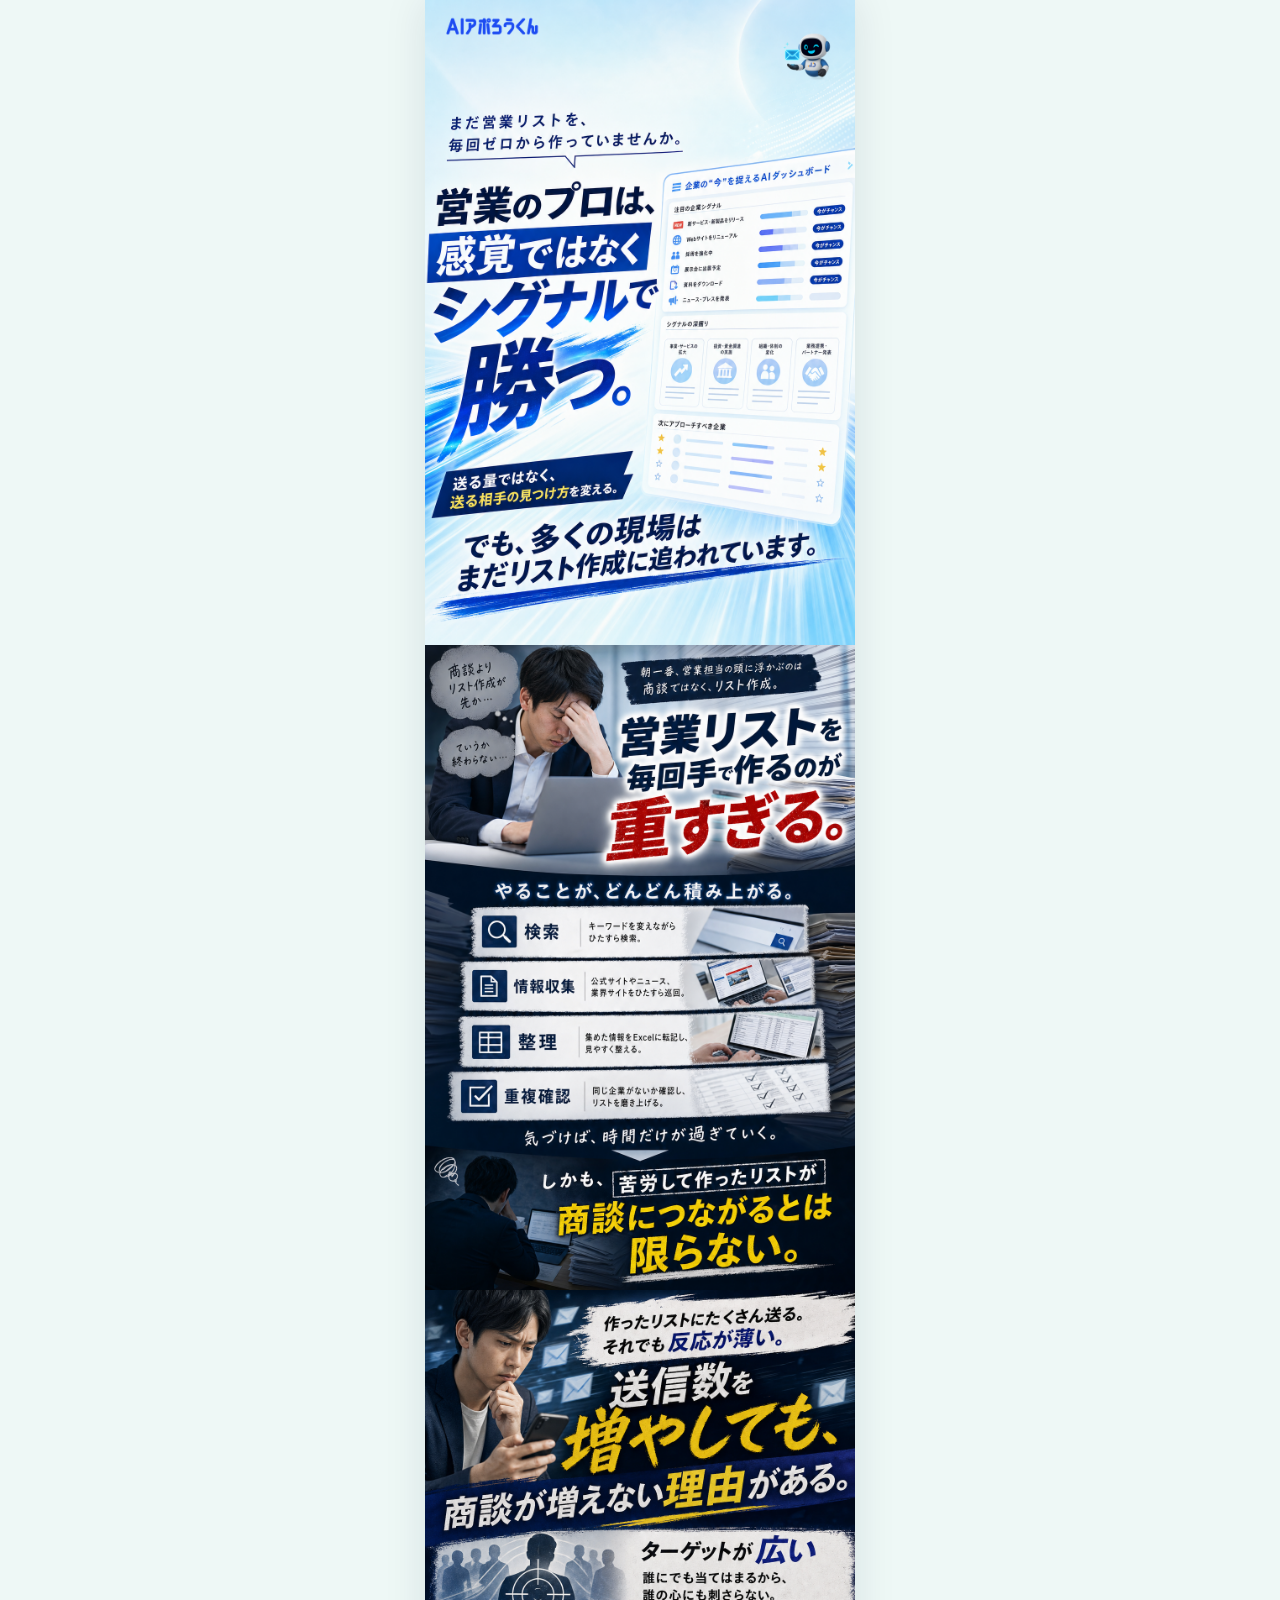
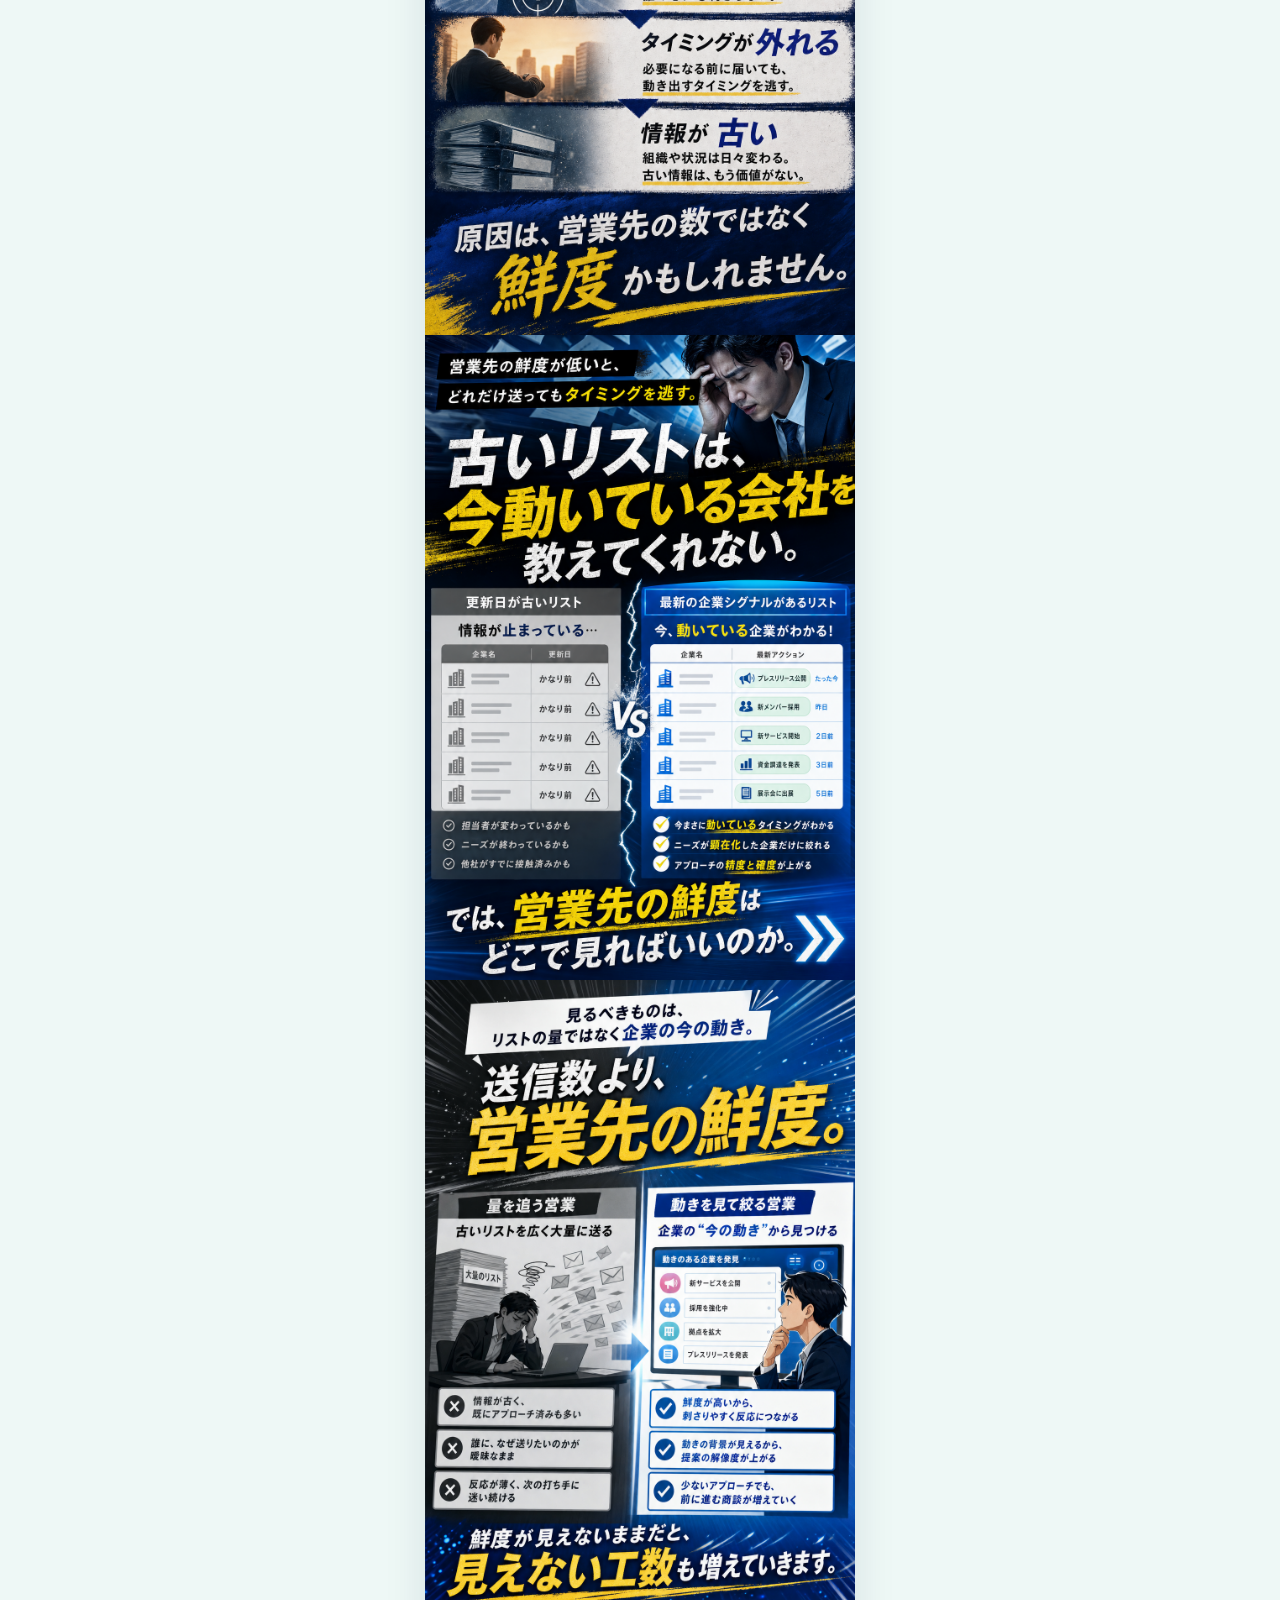
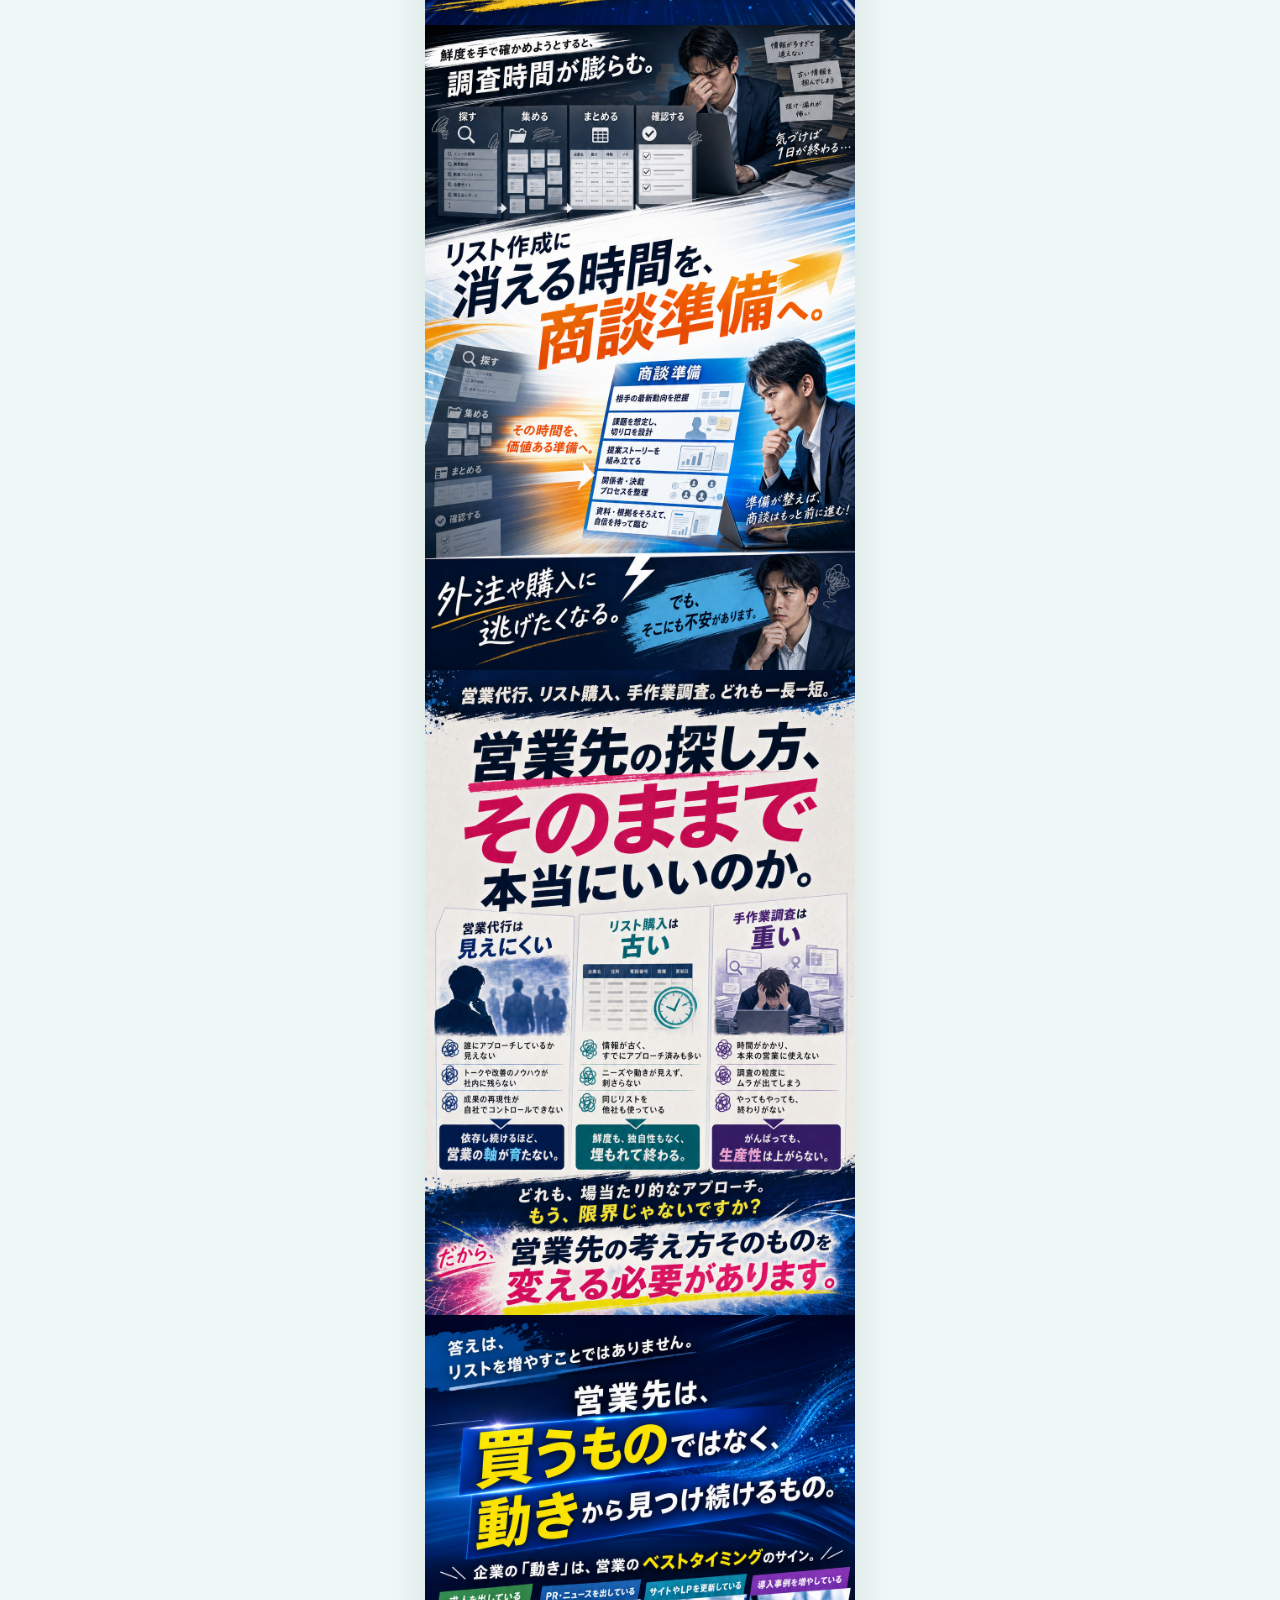
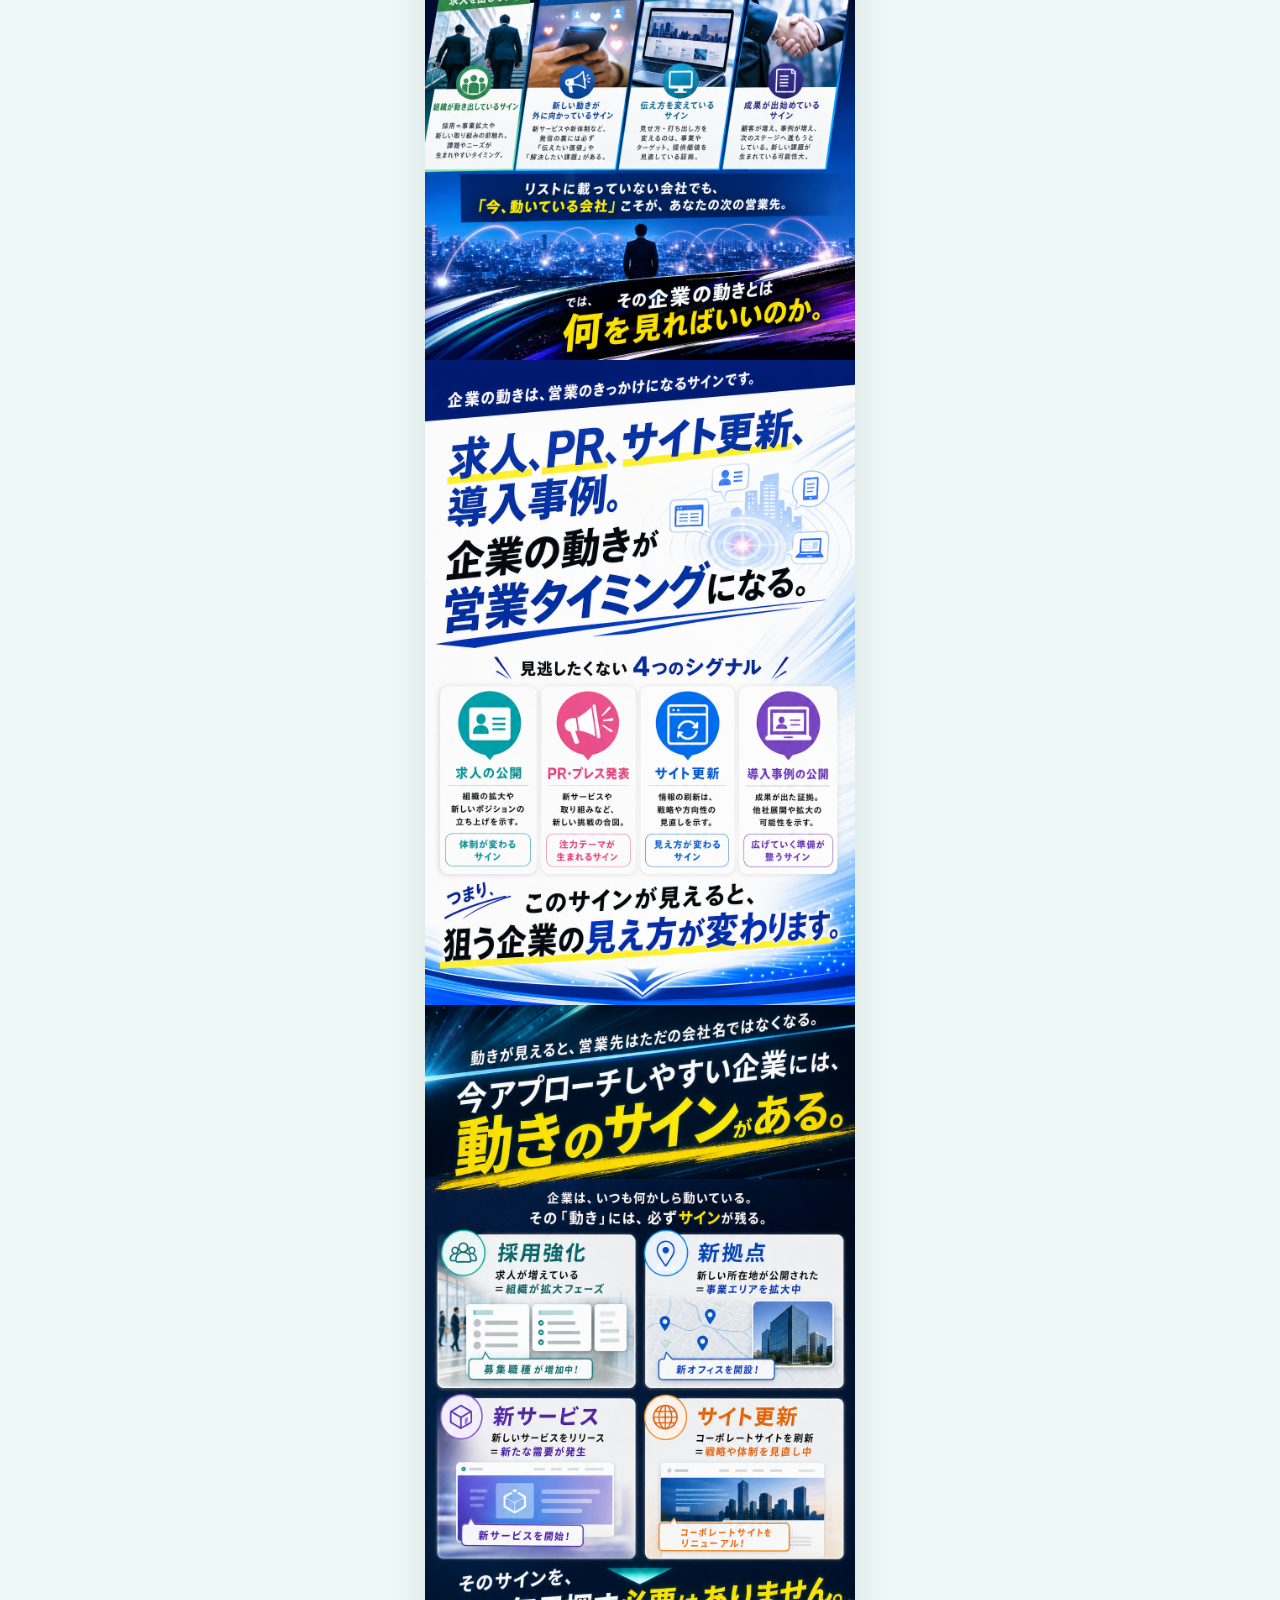
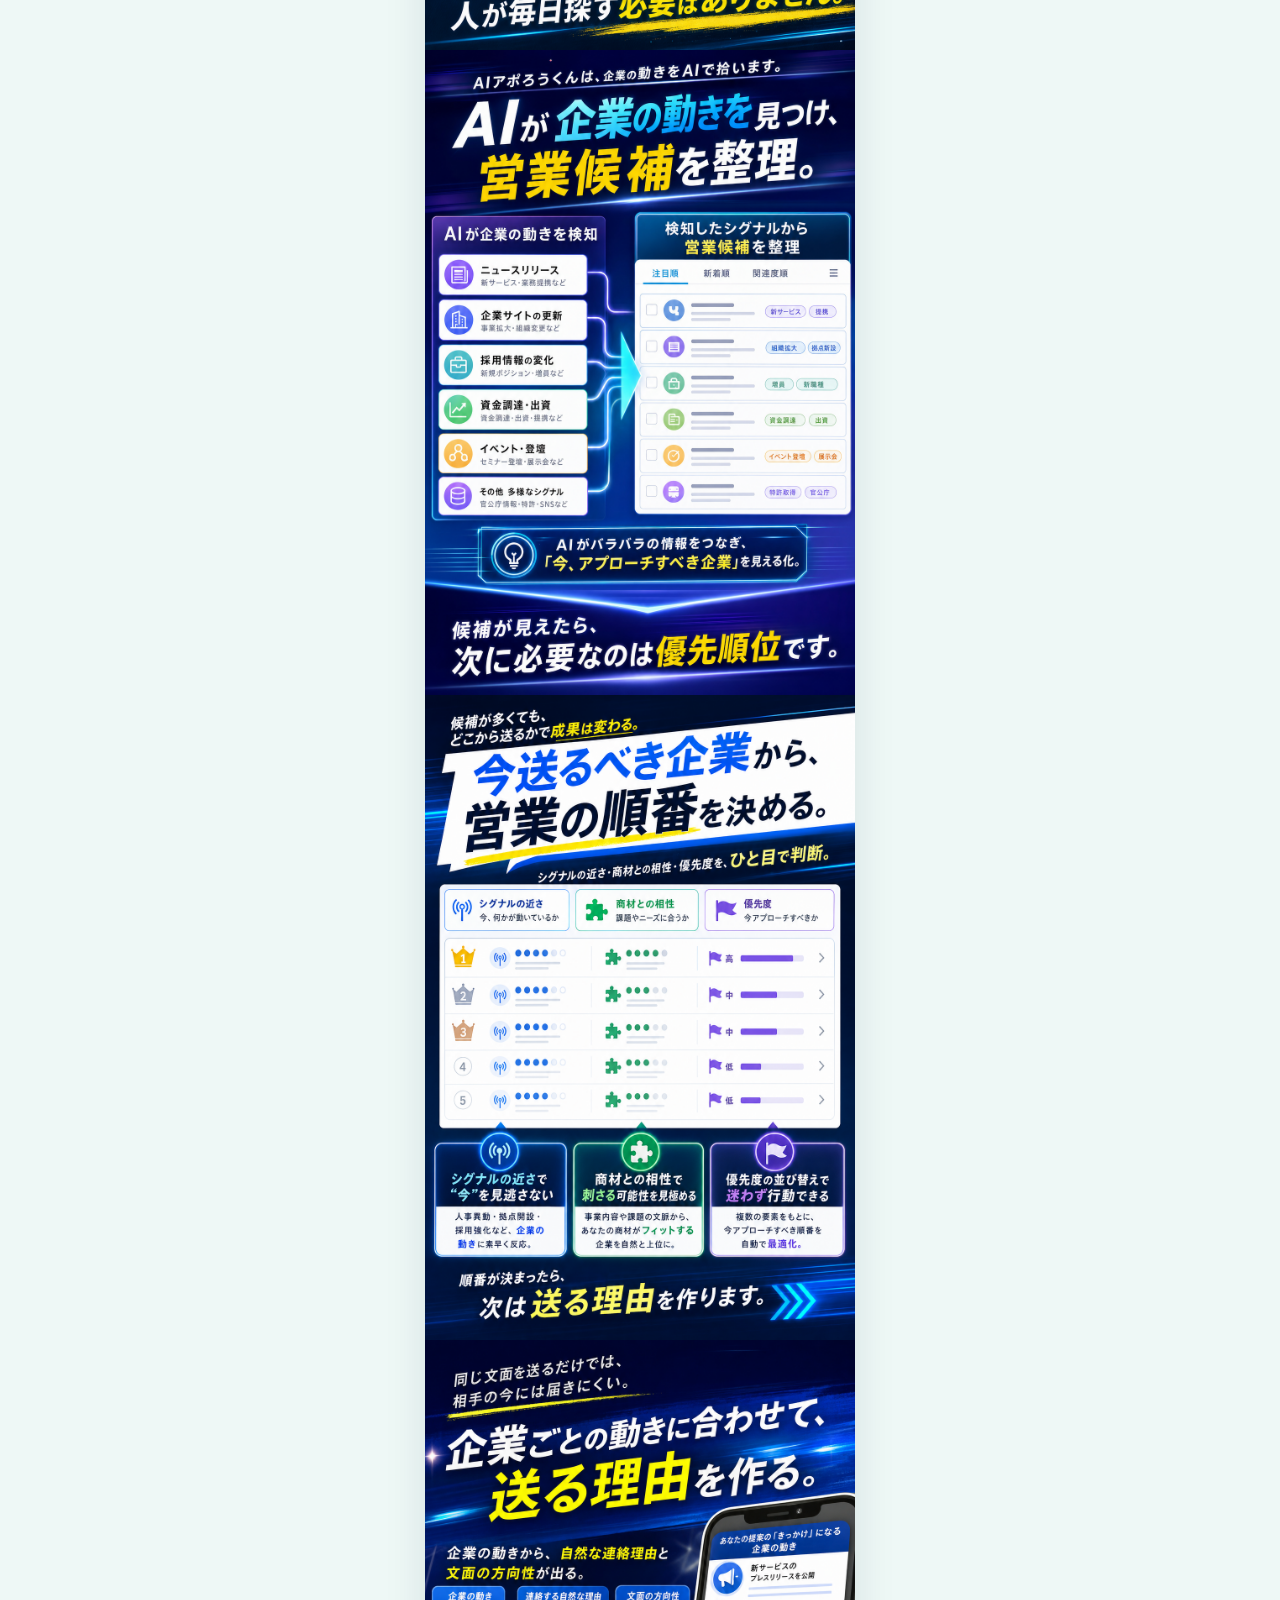
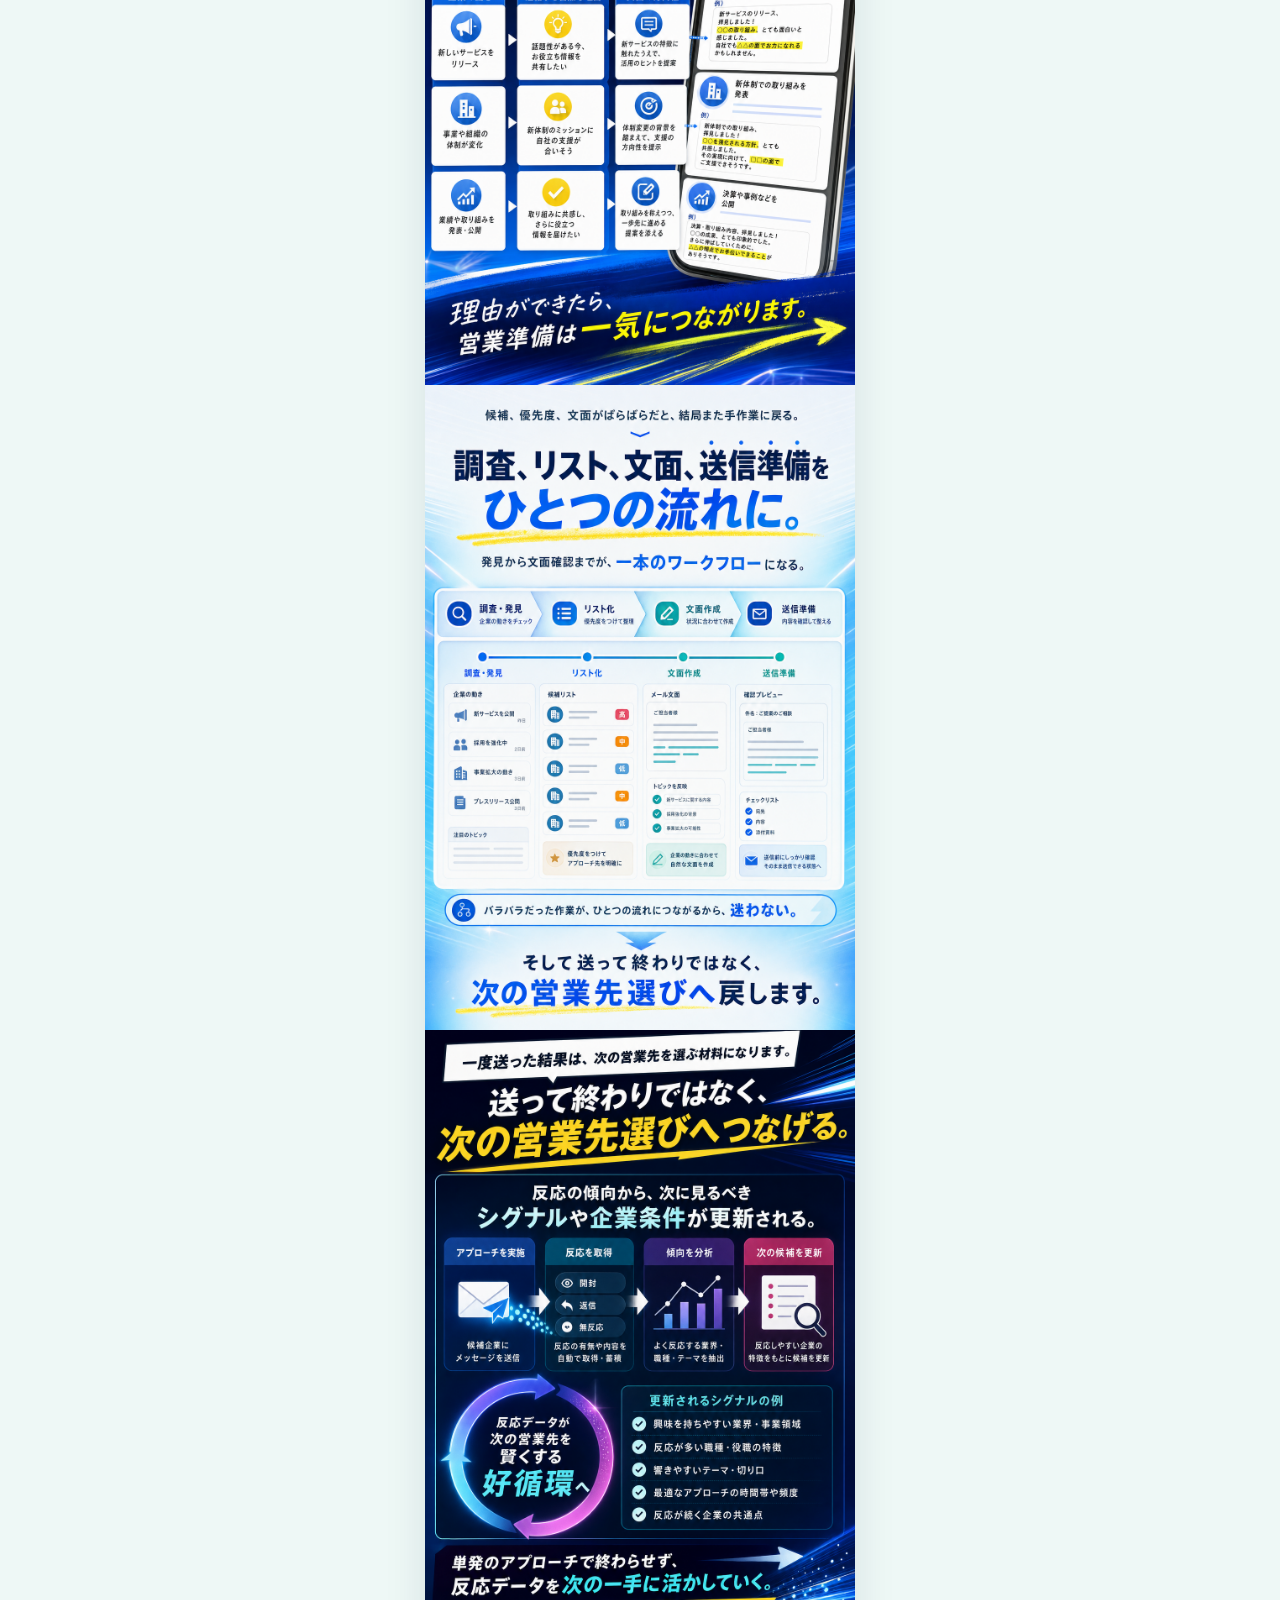
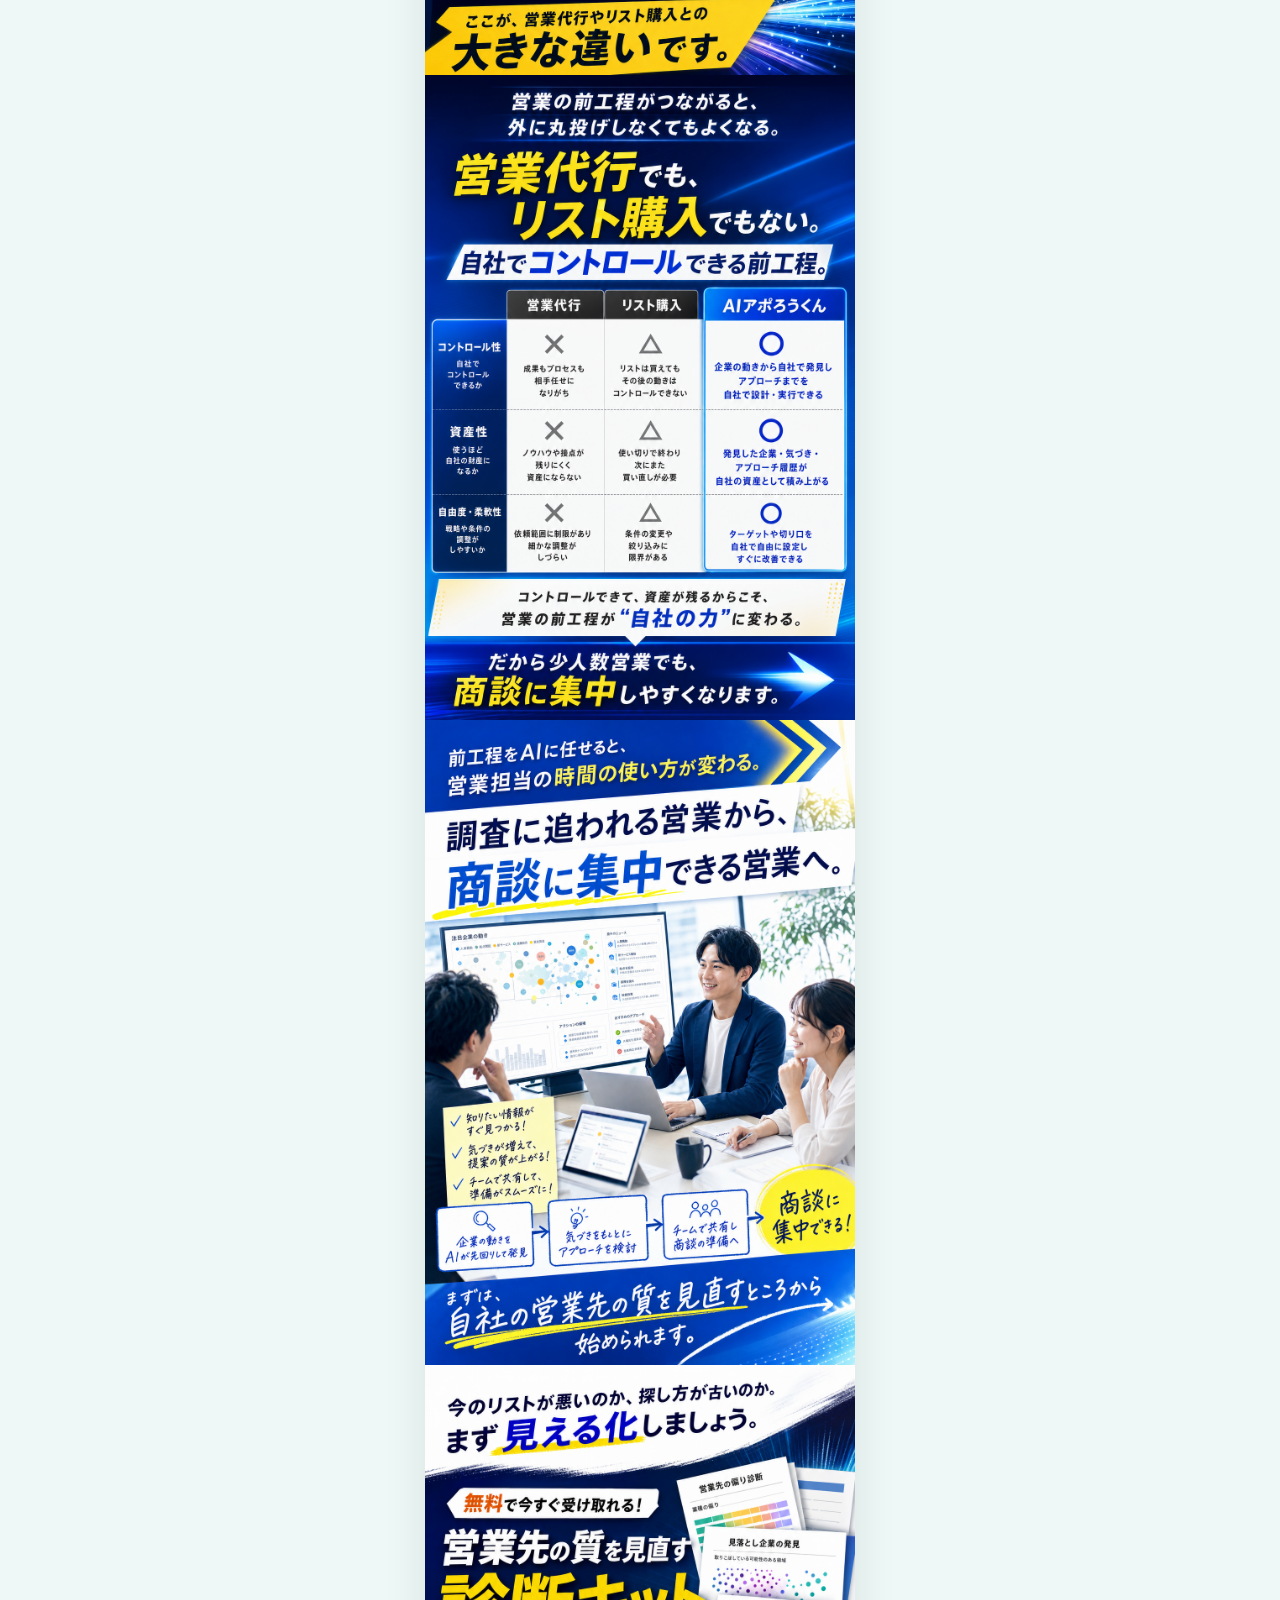
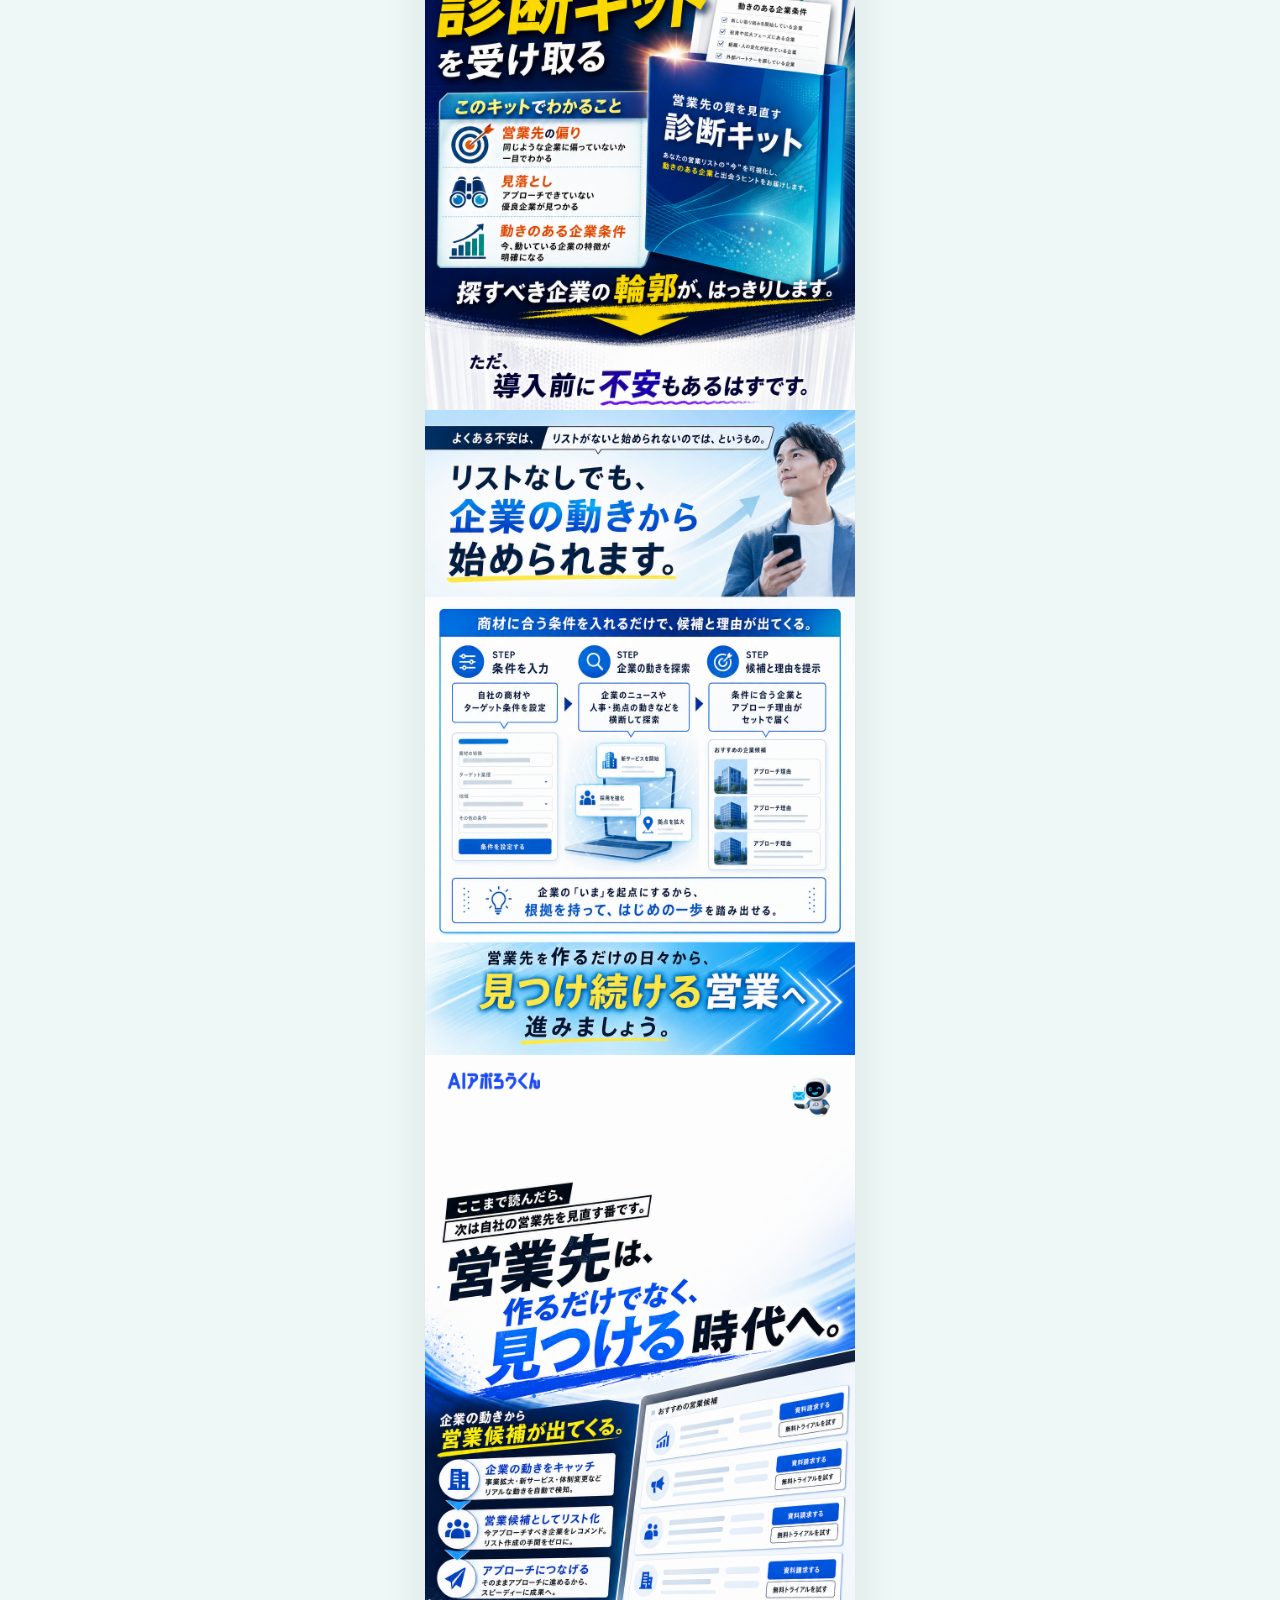
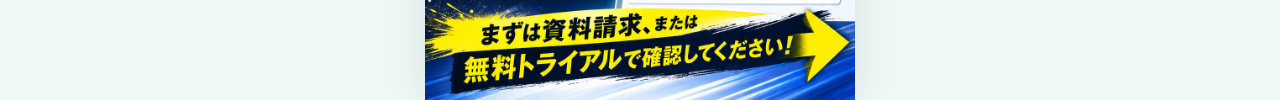
<file: cases/aporo-controlled-c/index.html>
<!doctype html>
<html lang="ja">
<head>
  <meta charset="utf-8">
  <meta name="viewport" content="width=device-width, initial-scale=1">
  <title>AIアポろうくん E LP 20 Image2 Controlled C</title>
  <style>
    *{box-sizing:border-box}
    html,body{margin:0;background:#eef8f6;overflow-x:hidden}
    body{font-family:-apple-system,BlinkMacSystemFont,"Hiragino Kaku Gothic ProN","Yu Gothic",Meiryo,sans-serif}
    .lp{width:430px;max-width:100vw;margin:0 auto;background:#fff;box-shadow:0 0 40px rgba(7,31,58,.10);overflow:hidden}
    .section{position:relative;line-height:0}
    .section img{display:block;width:100%;height:auto}
    .hotspot{position:absolute;display:block;text-indent:-9999px;overflow:hidden;border-radius:999px}
  </style>
</head>
<body>
  <main class="lp">
    <section class="section" data-section-id="01_fv"><img src="sections/01_fv.png" alt="">
      <a class="hotspot" href="https://service.aporo.ai/p/document" aria-label="資料請求はこちら" data-run-id="aporo-dpro-lp-reference-20260507-e-lp-20image-controlled-c" data-product-slug="aporo" data-section-id="01_fv" data-asset-id="e_lp_image2_001" data-experiment-id="e_lp_exp_001" style="left:6.8359%;top:82.6823%;width:40.0391%;height:7.8125%"></a>
      <a class="hotspot" href="https://timerex.net/s/aporo.ai/edfcf2d4" aria-label="無料トライアルを見る" data-run-id="aporo-dpro-lp-reference-20260507-e-lp-20image-controlled-c" data-product-slug="aporo" data-section-id="01_fv" data-asset-id="e_lp_image2_001" data-experiment-id="e_lp_exp_001" style="left:53.2227%;top:82.6823%;width:40.0391%;height:7.8125%"></a>
    </section>
    <section class="section" data-section-id="02_n1_voice"><img src="sections/02_n1_voice.png" alt="">

    </section>
    <section class="section" data-section-id="03_problem_overview"><img src="sections/03_problem_overview.png" alt="">

    </section>
    <section class="section" data-section-id="04_old_list_trap"><img src="sections/04_old_list_trap.png" alt="">

    </section>
    <section class="section" data-section-id="05_freshness_compare"><img src="sections/05_freshness_compare.png" alt="">

    </section>
    <section class="section" data-section-id="06_hidden_cost"><img src="sections/06_hidden_cost.png" alt="">

    </section>
    <section class="section" data-section-id="07_alternative_map"><img src="sections/07_alternative_map.png" alt="">

    </section>
    <section class="section" data-section-id="08_new_cognition"><img src="sections/08_new_cognition.png" alt="">

    </section>
    <section class="section" data-section-id="09_signal_definition"><img src="sections/09_signal_definition.png" alt="">

    </section>
    <section class="section" data-section-id="10_signal_patterns"><img src="sections/10_signal_patterns.png" alt="">

    </section>
    <section class="section" data-section-id="11_feature_target"><img src="sections/11_feature_target.png" alt="">

    </section>
    <section class="section" data-section-id="12_feature_priority"><img src="sections/12_feature_priority.png" alt="">

    </section>
    <section class="section" data-section-id="13_feature_copy"><img src="sections/13_feature_copy.png" alt="">

    </section>
    <section class="section" data-section-id="14_feature_send_prep"><img src="sections/14_feature_send_prep.png" alt="">

    </section>
    <section class="section" data-section-id="15_feature_improve"><img src="sections/15_feature_improve.png" alt="">

    </section>
    <section class="section" data-section-id="16_alternative_compare"><img src="sections/16_alternative_compare.png" alt="">

    </section>
    <section class="section" data-section-id="17_small_team_scene"><img src="sections/17_small_team_scene.png" alt="">

    </section>
    <section class="section" data-section-id="18_diagnosis_kit"><img src="sections/18_diagnosis_kit.png" alt="">
      <a class="hotspot" href="https://service.aporo.ai/p/document" aria-label="資料請求はこちら" data-run-id="aporo-dpro-lp-reference-20260507-e-lp-20image-controlled-c" data-product-slug="aporo" data-section-id="18_diagnosis_kit" data-asset-id="e_lp_image2_018" data-experiment-id="e_lp_exp_018" style="left:6.8359%;top:76.8229%;width:40.0391%;height:7.8125%"></a>
      <a class="hotspot" href="https://timerex.net/s/aporo.ai/edfcf2d4" aria-label="無料トライアルを見る" data-run-id="aporo-dpro-lp-reference-20260507-e-lp-20image-controlled-c" data-product-slug="aporo" data-section-id="18_diagnosis_kit" data-asset-id="e_lp_image2_018" data-experiment-id="e_lp_exp_018" style="left:6.8359%;top:85.9375%;width:40.0391%;height:7.8125%"></a>
    </section>
    <section class="section" data-section-id="19_faq"><img src="sections/19_faq.png" alt="">

    </section>
    <section class="section" data-section-id="20_final_cta"><img src="sections/20_final_cta.png" alt="">
      <a class="hotspot" href="https://service.aporo.ai/p/document" aria-label="資料請求はこちら" data-run-id="aporo-dpro-lp-reference-20260507-e-lp-20image-controlled-c" data-product-slug="aporo" data-section-id="20_final_cta" data-asset-id="e_lp_image2_020" data-experiment-id="e_lp_exp_020" style="left:6.8359%;top:76.8229%;width:40.0391%;height:7.8125%"></a>
      <a class="hotspot" href="https://timerex.net/s/aporo.ai/edfcf2d4" aria-label="無料トライアルを見る" data-run-id="aporo-dpro-lp-reference-20260507-e-lp-20image-controlled-c" data-product-slug="aporo" data-section-id="20_final_cta" data-asset-id="e_lp_image2_020" data-experiment-id="e_lp_exp_020" style="left:6.8359%;top:85.9375%;width:40.0391%;height:7.8125%"></a>
    </section>
  </main>
</body>
</html>
</file>
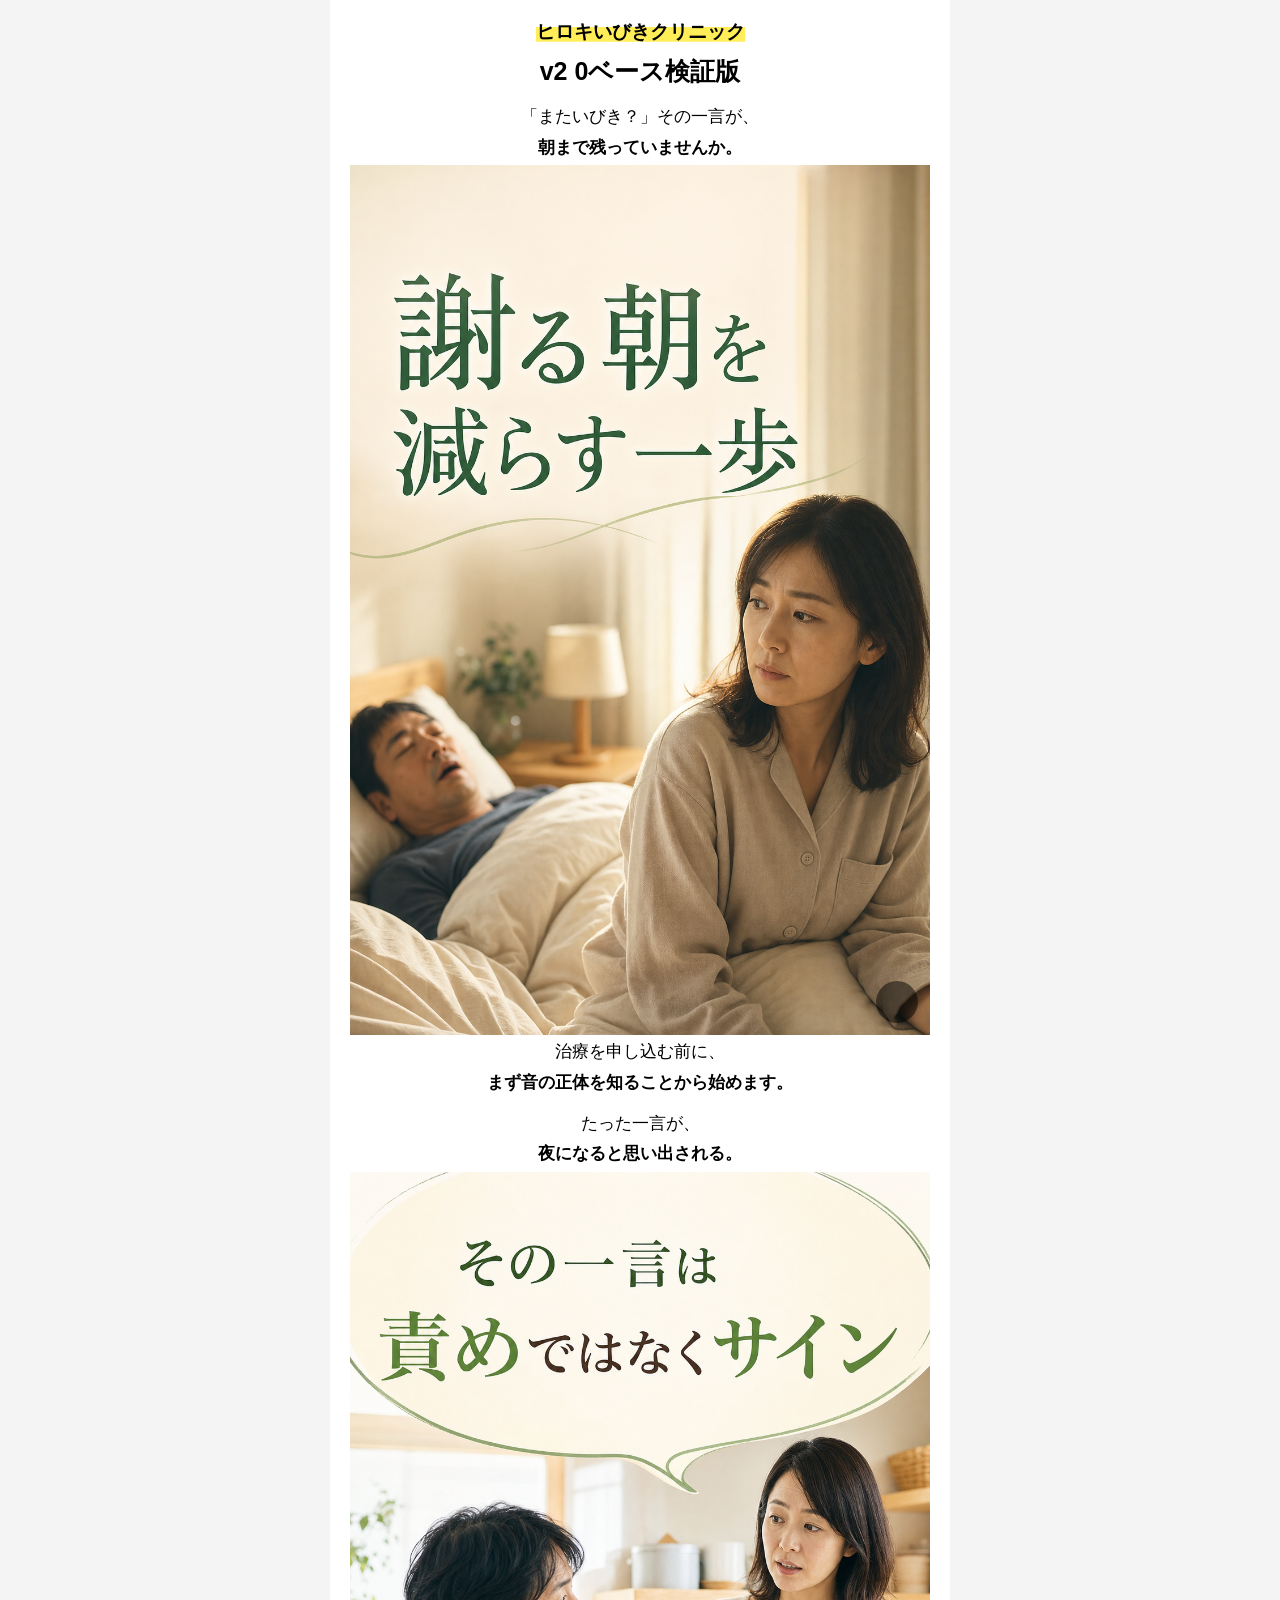
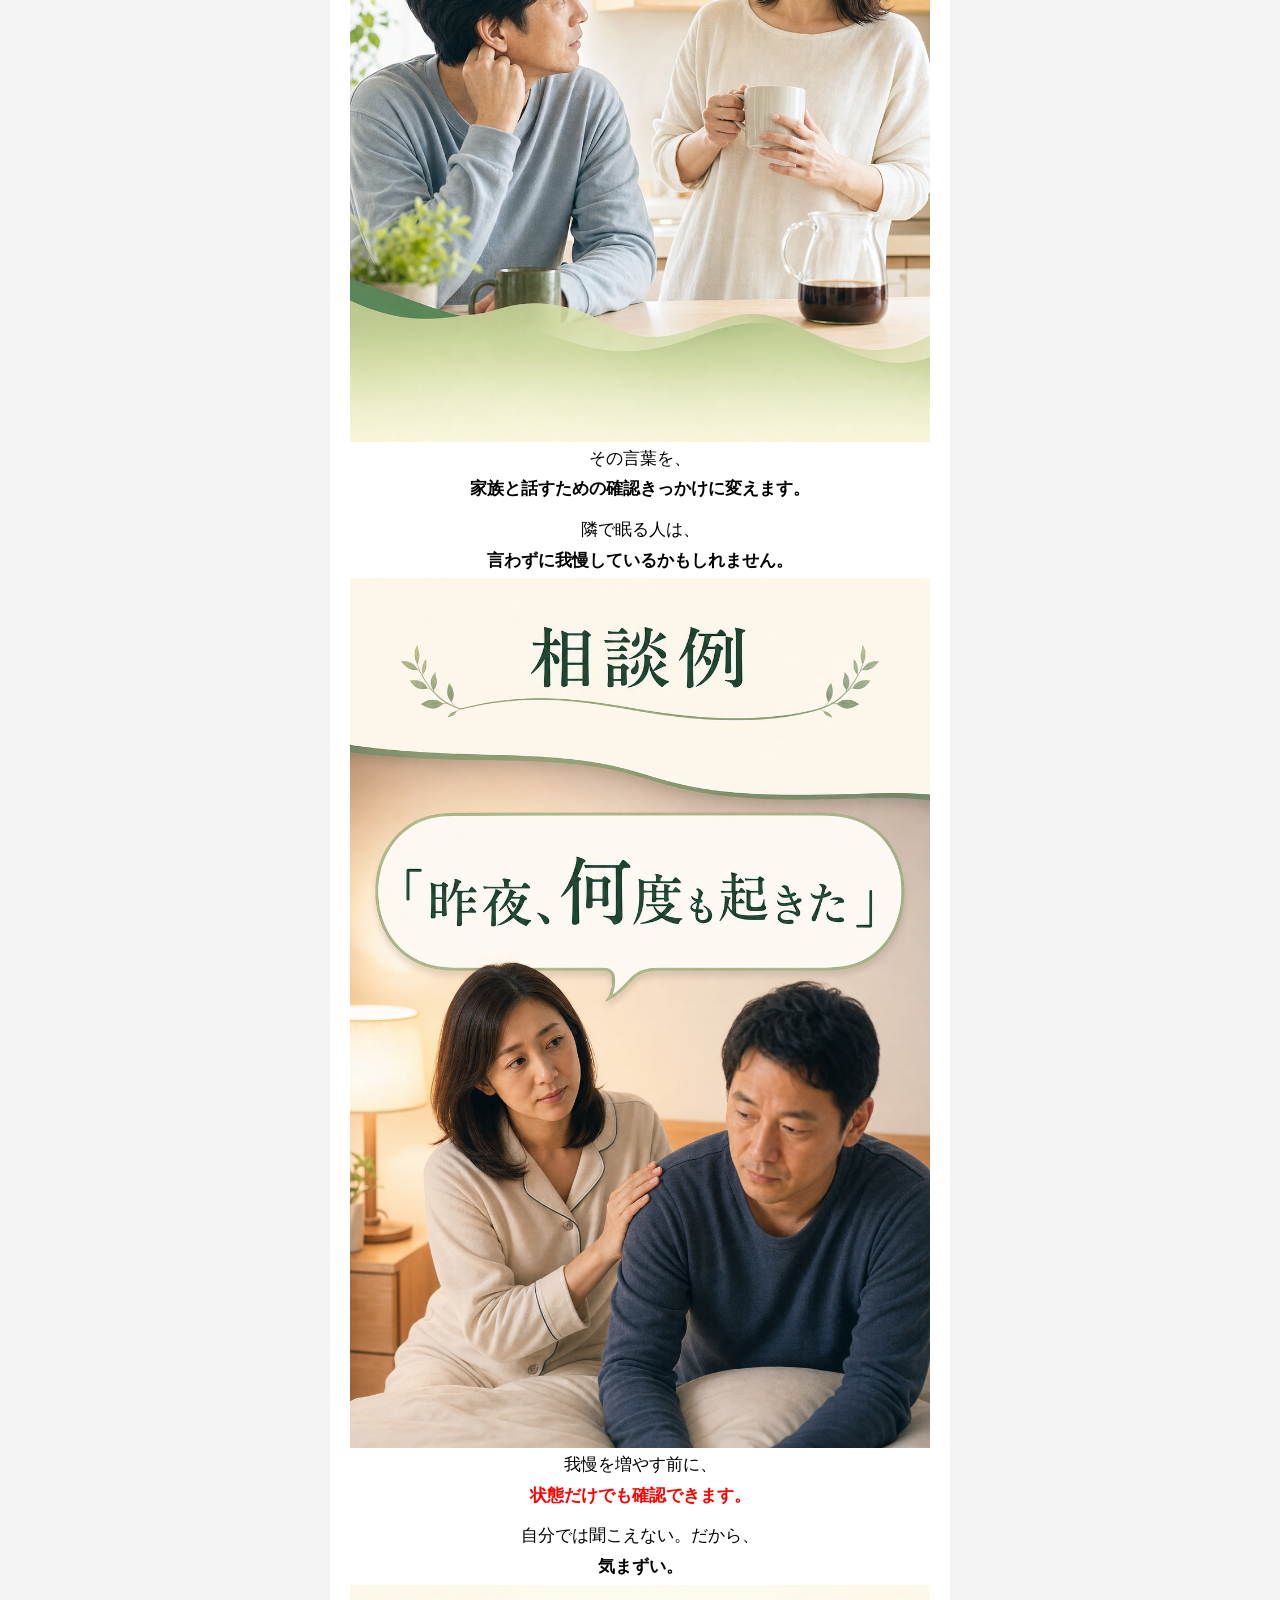
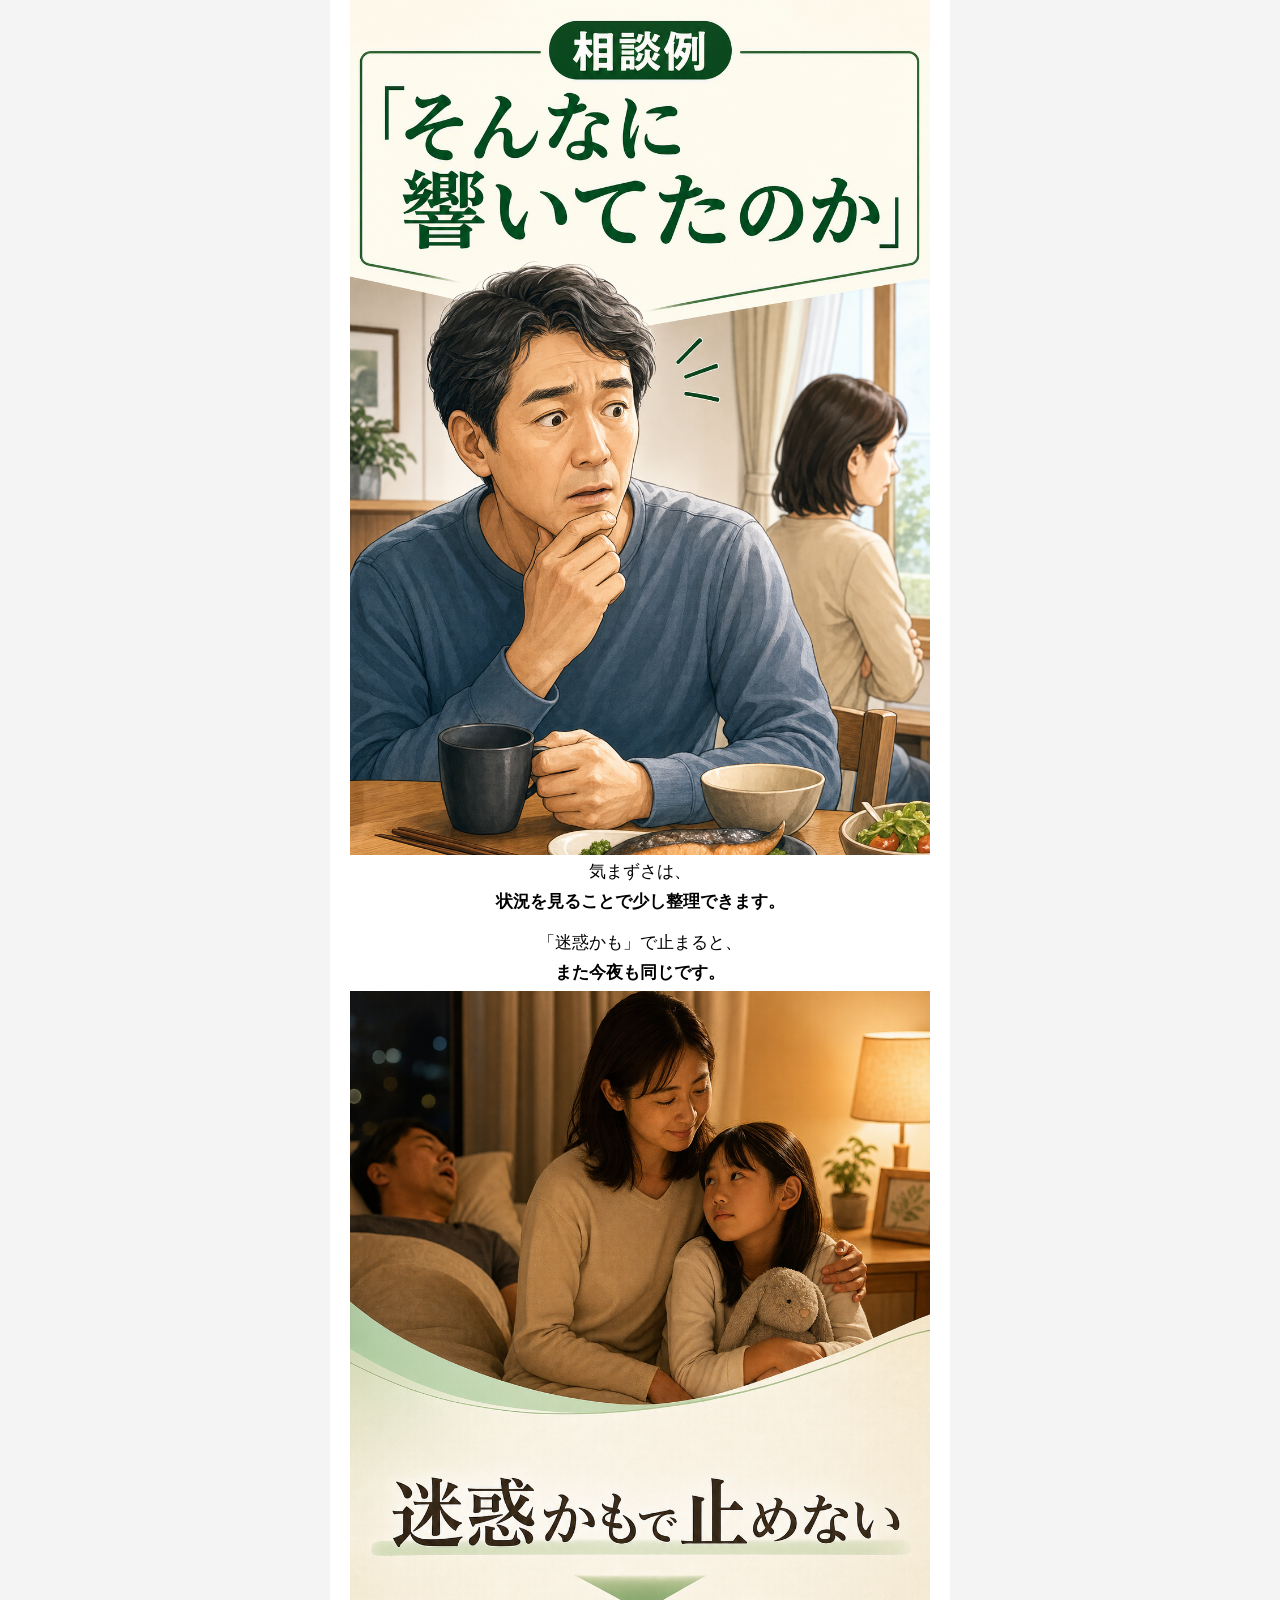
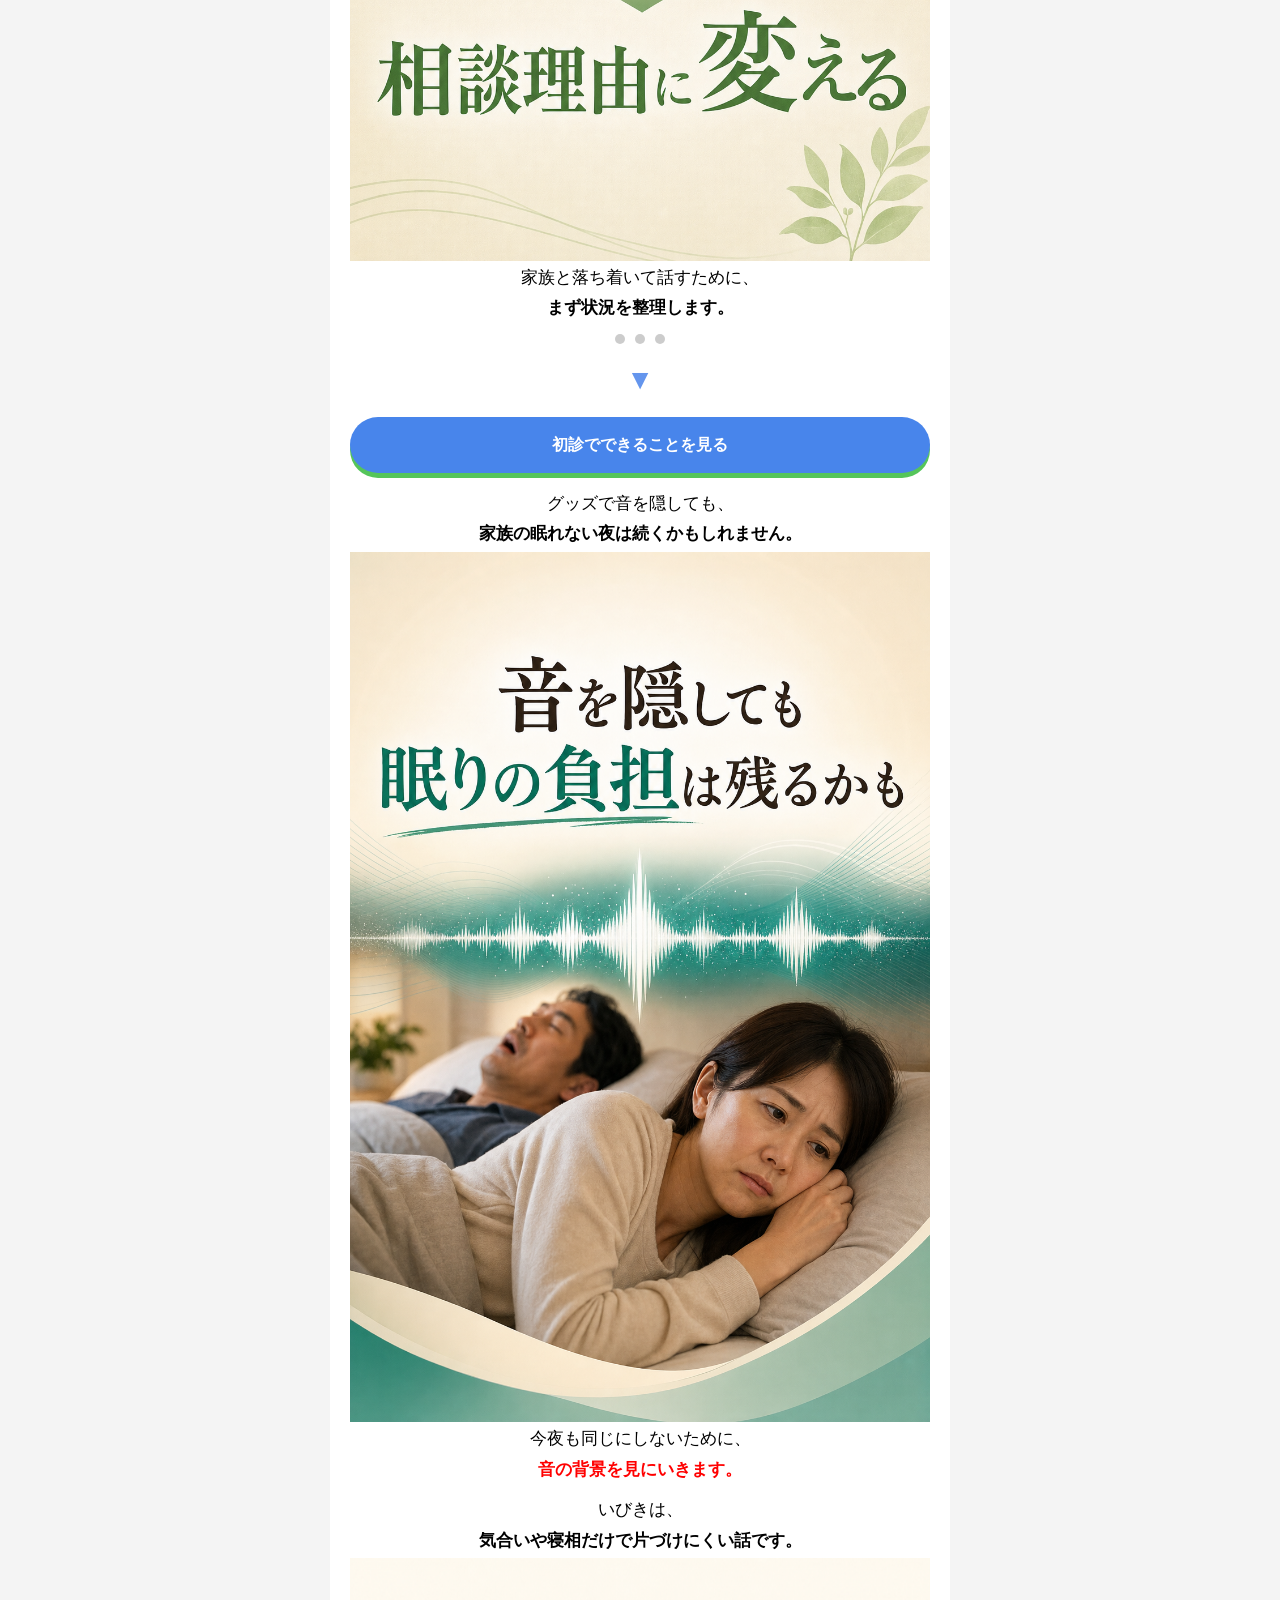
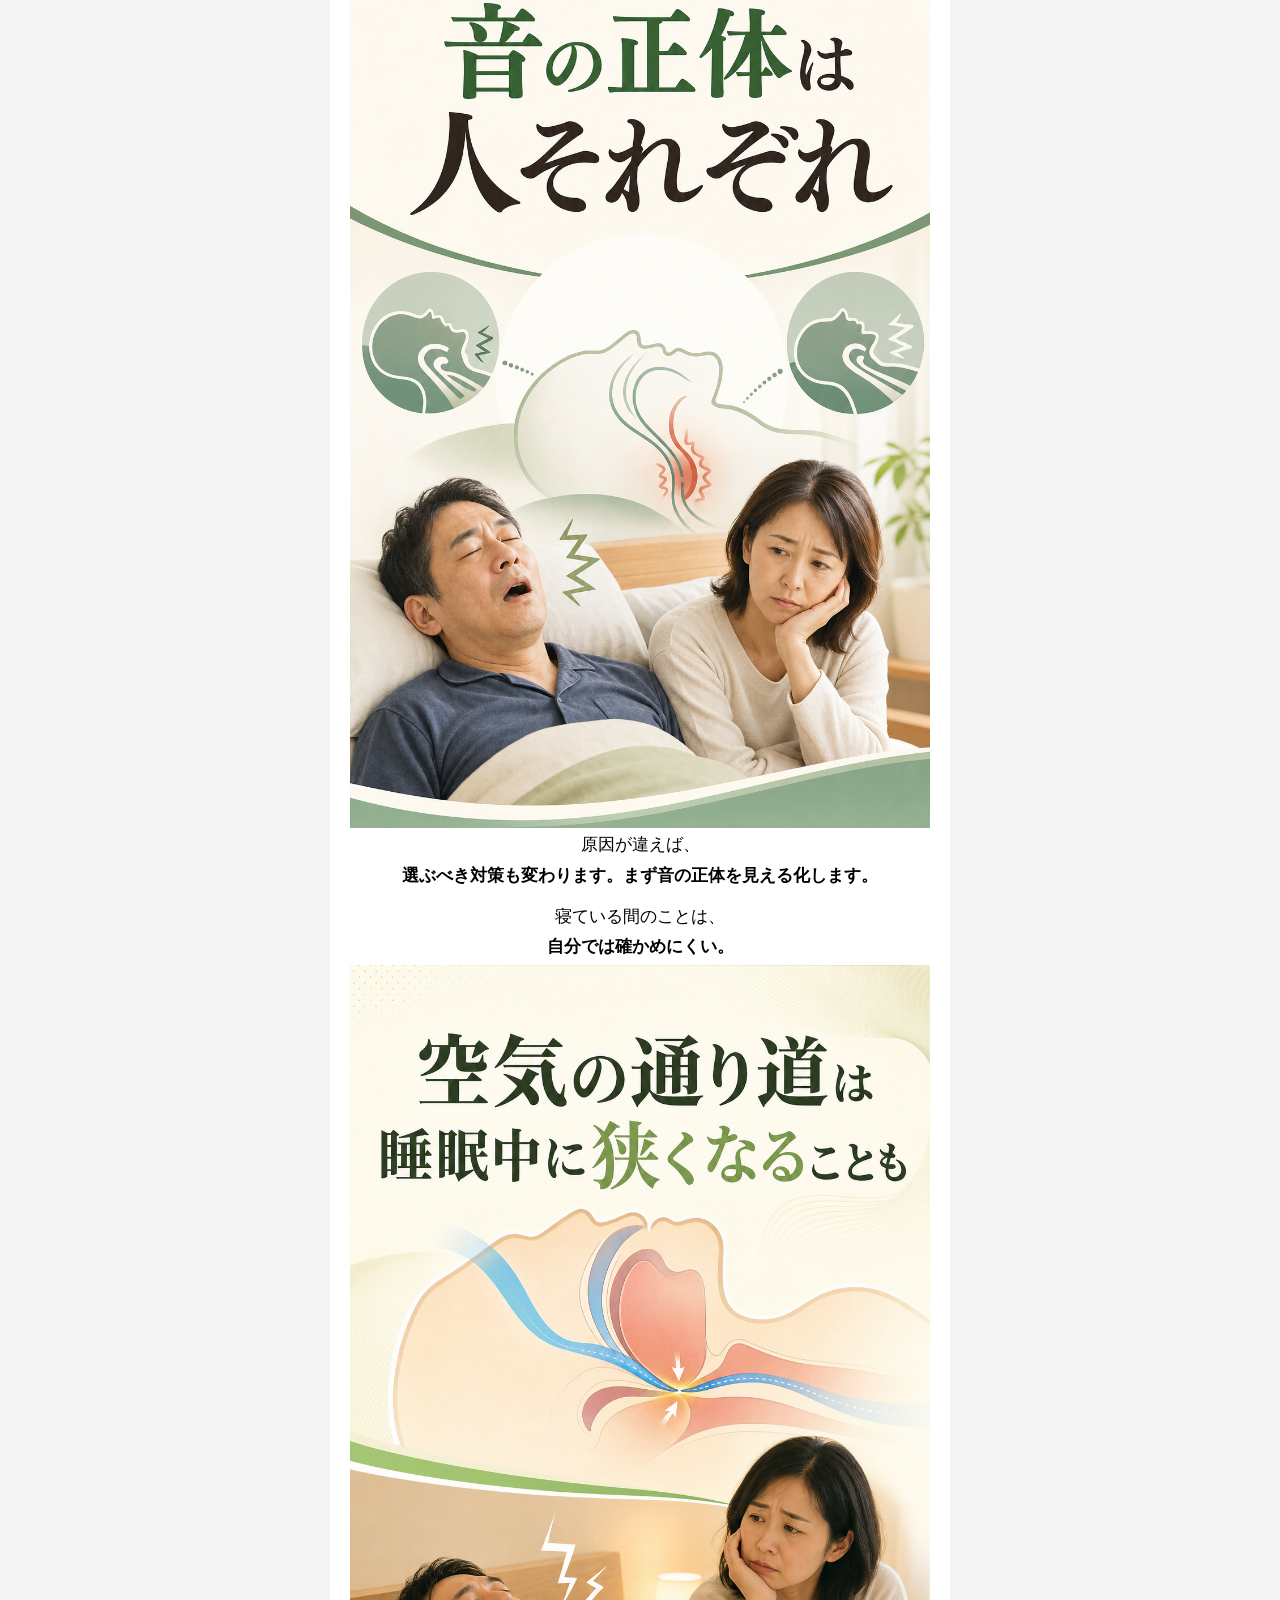
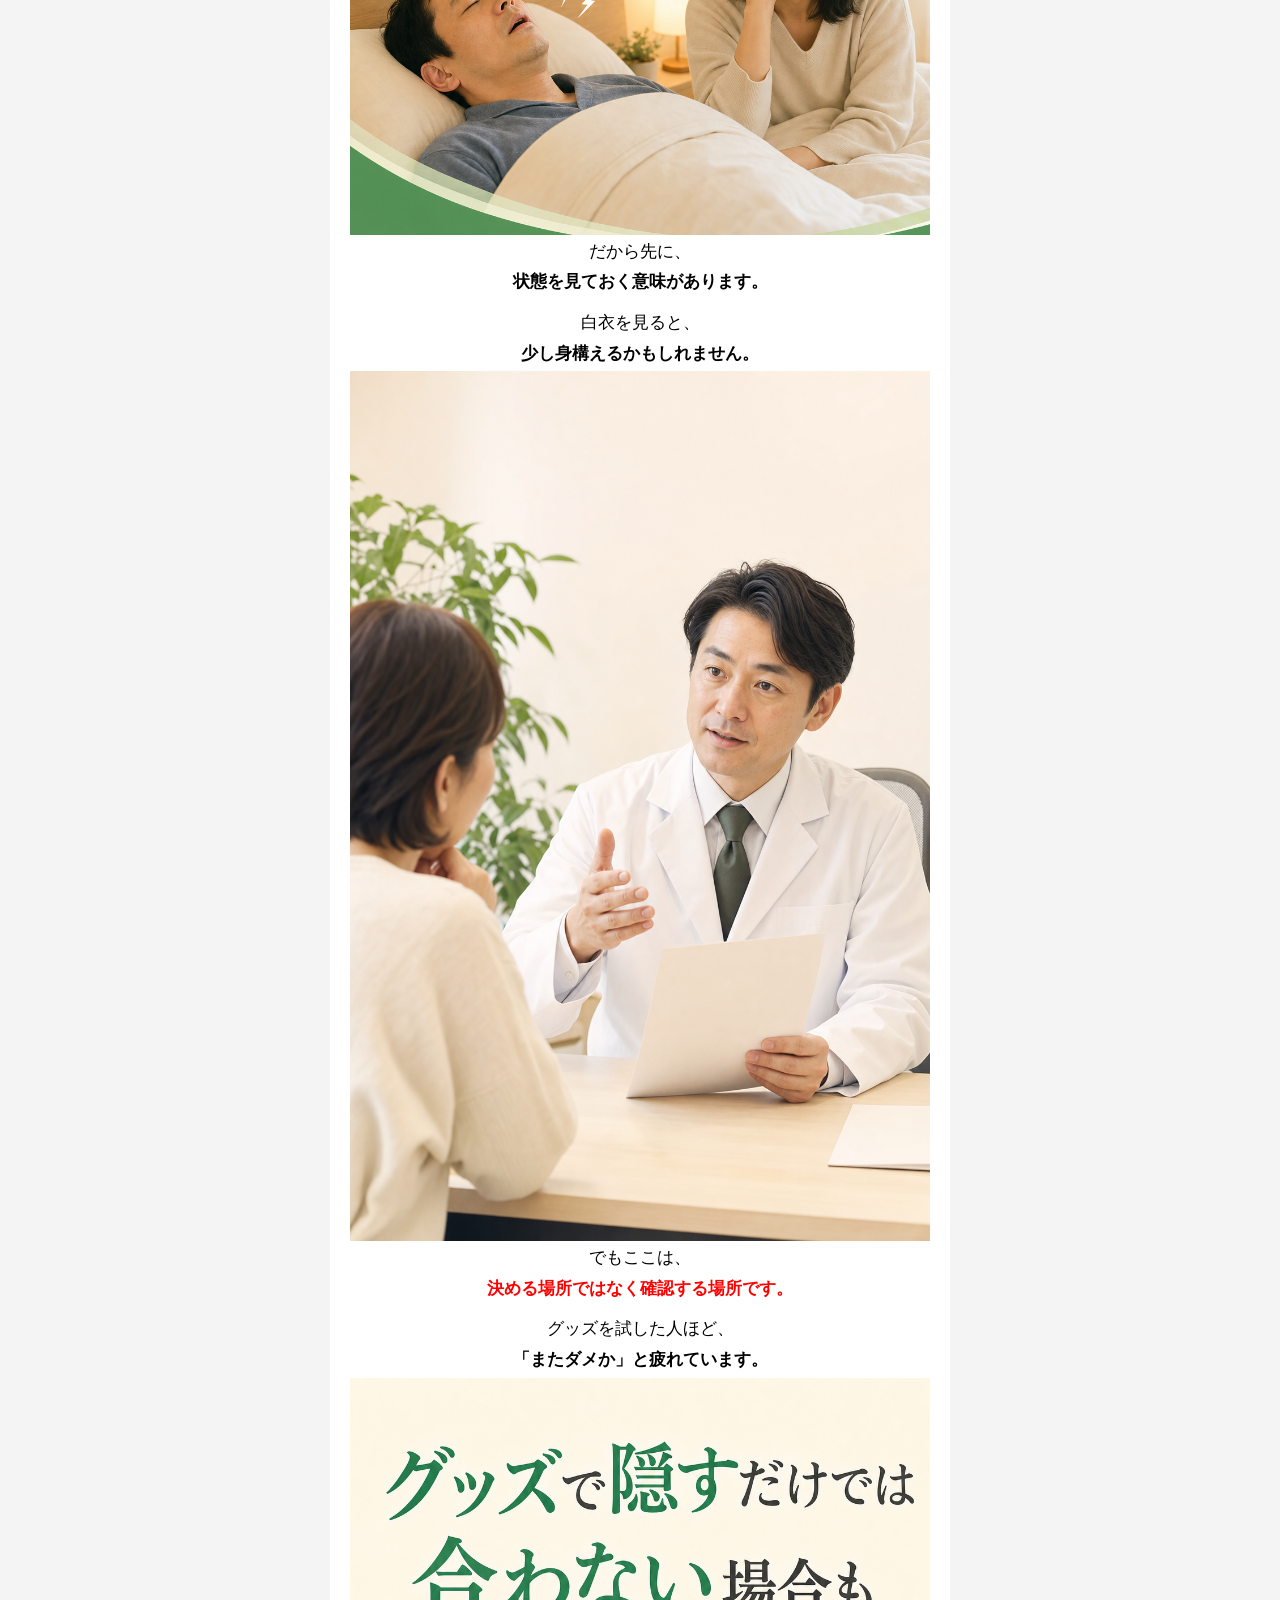
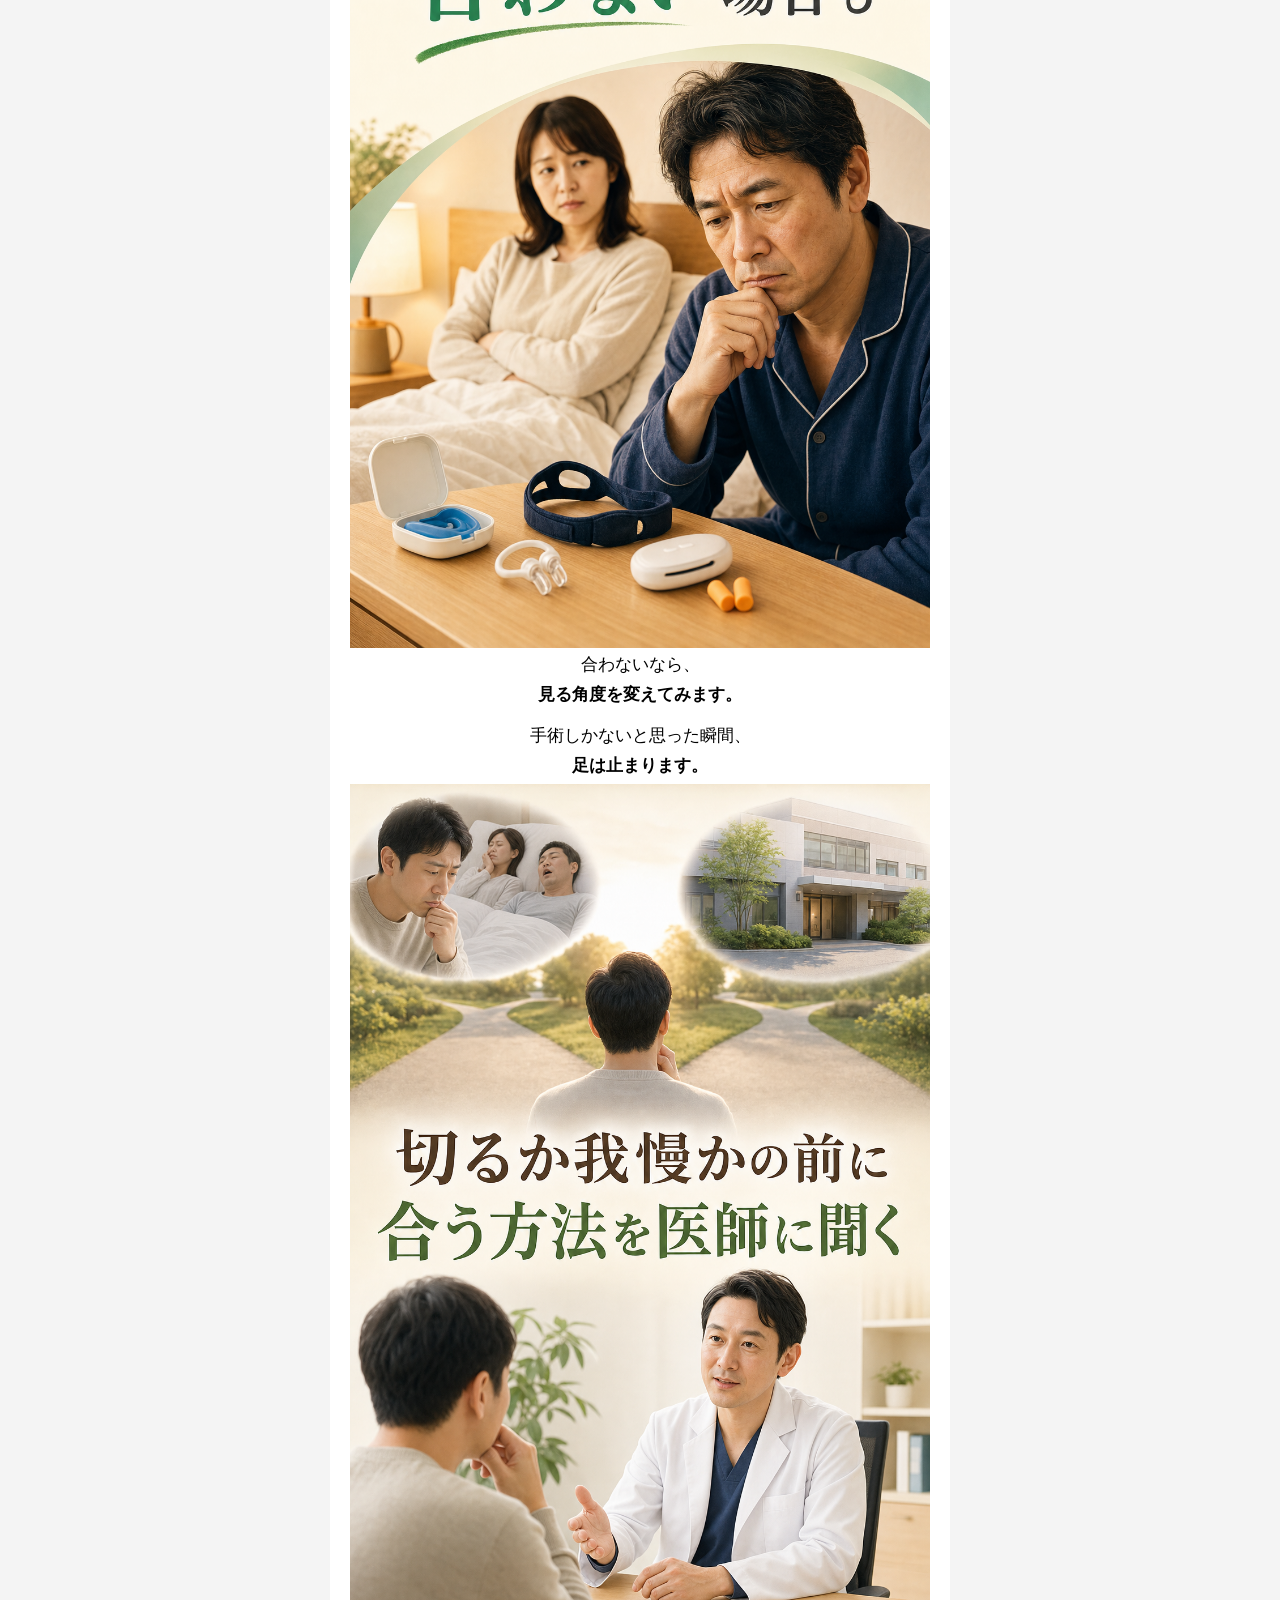
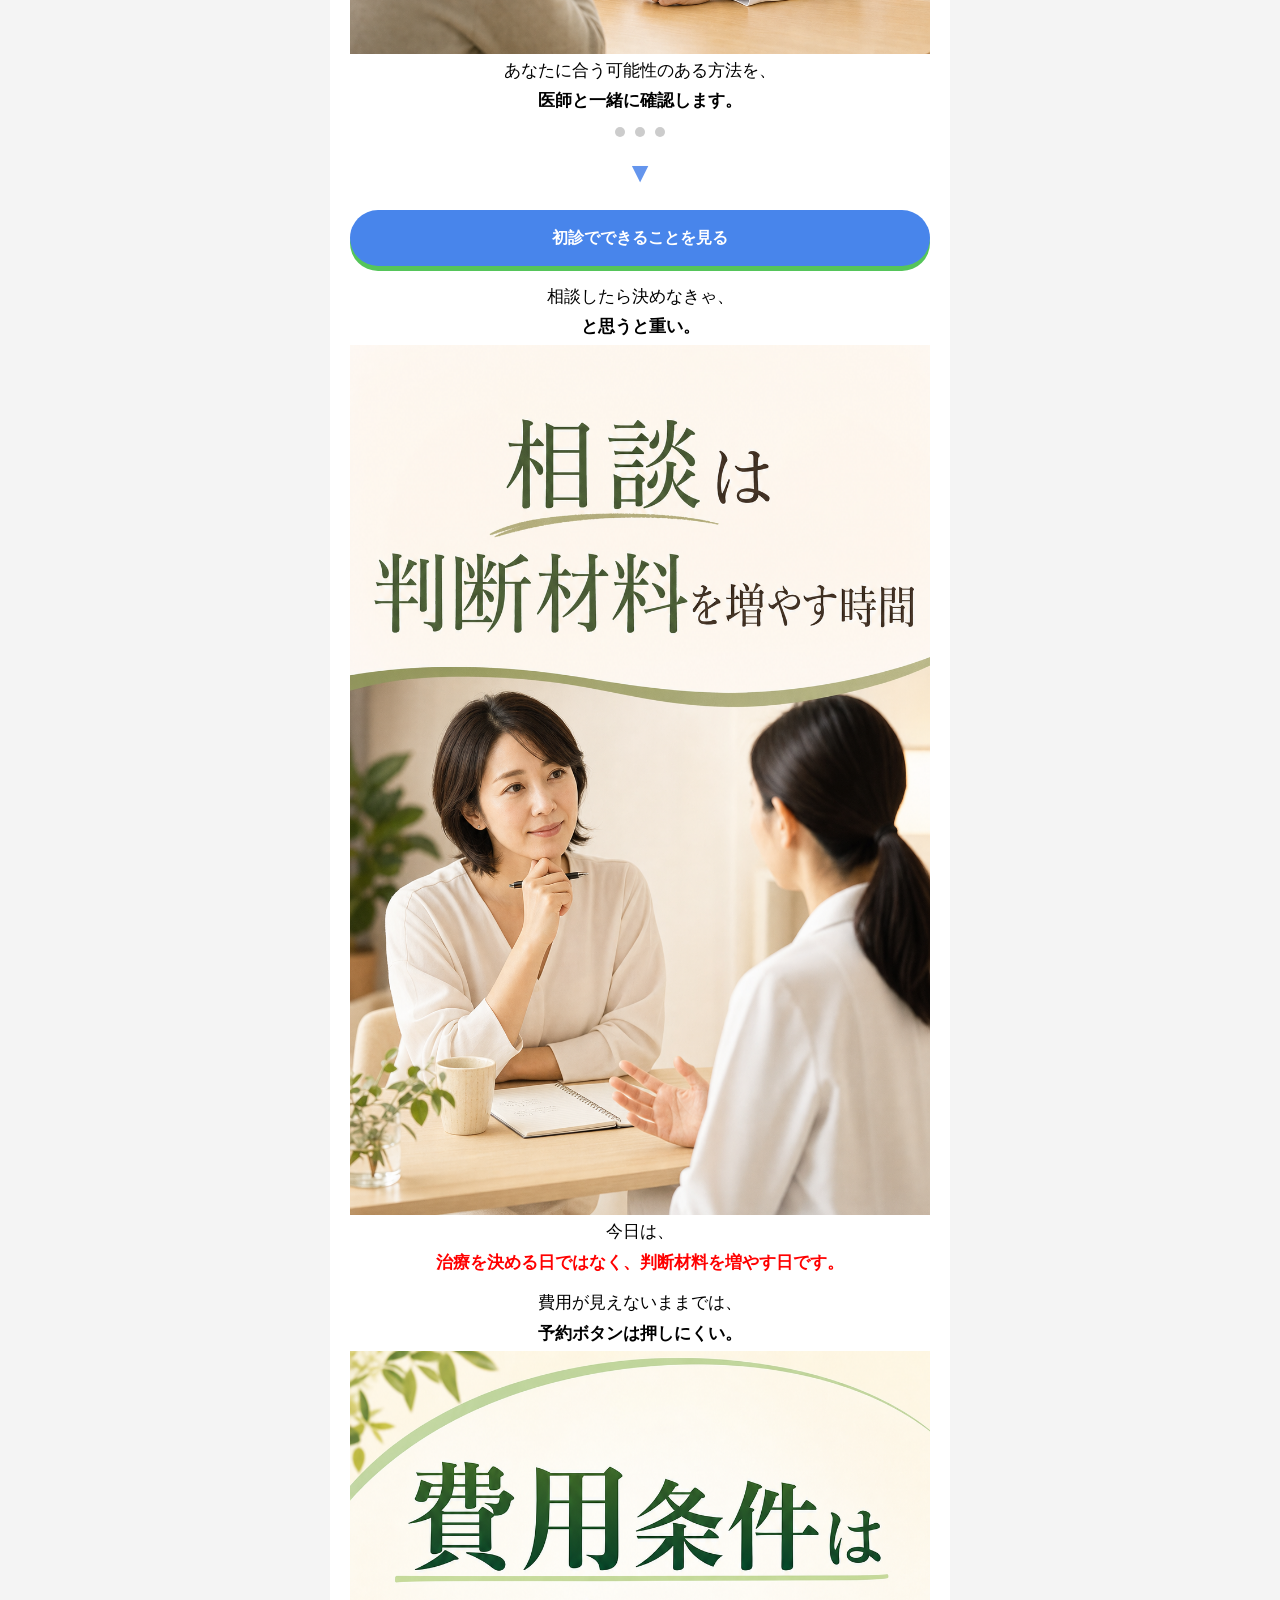
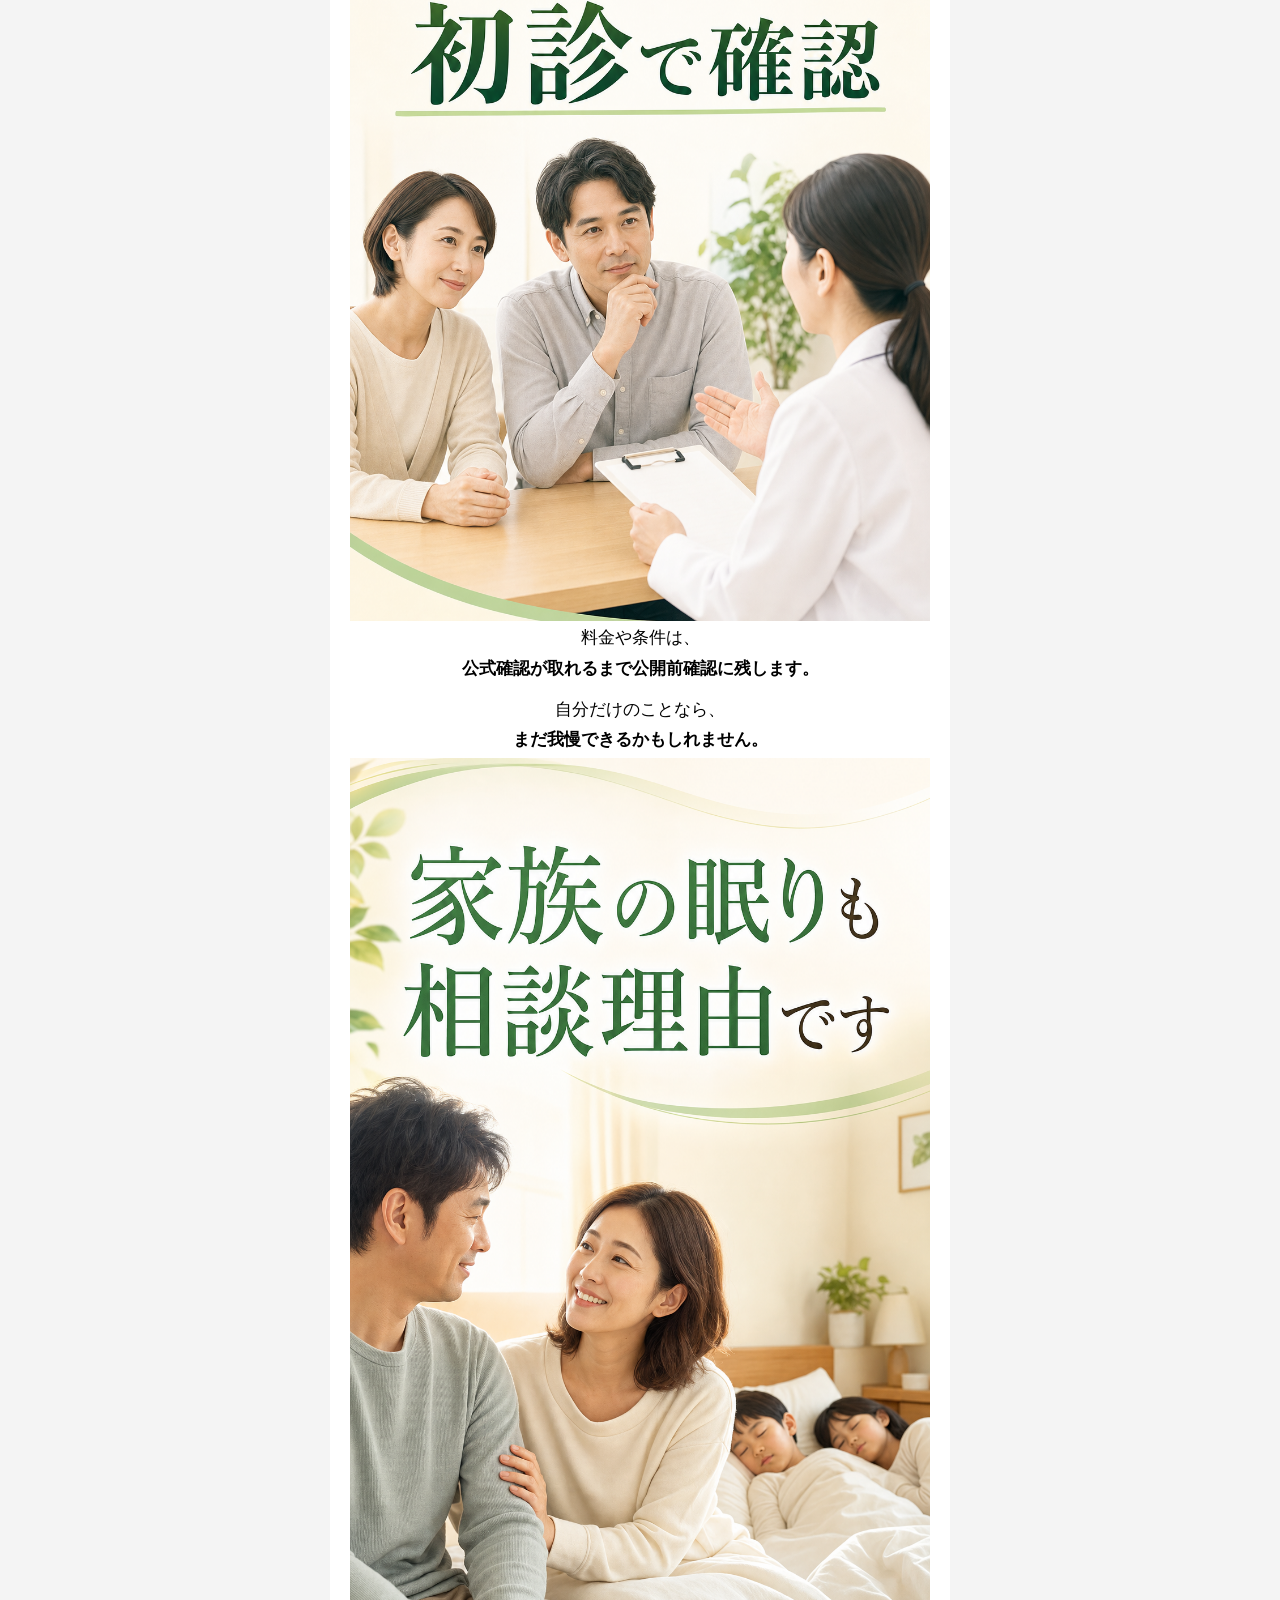
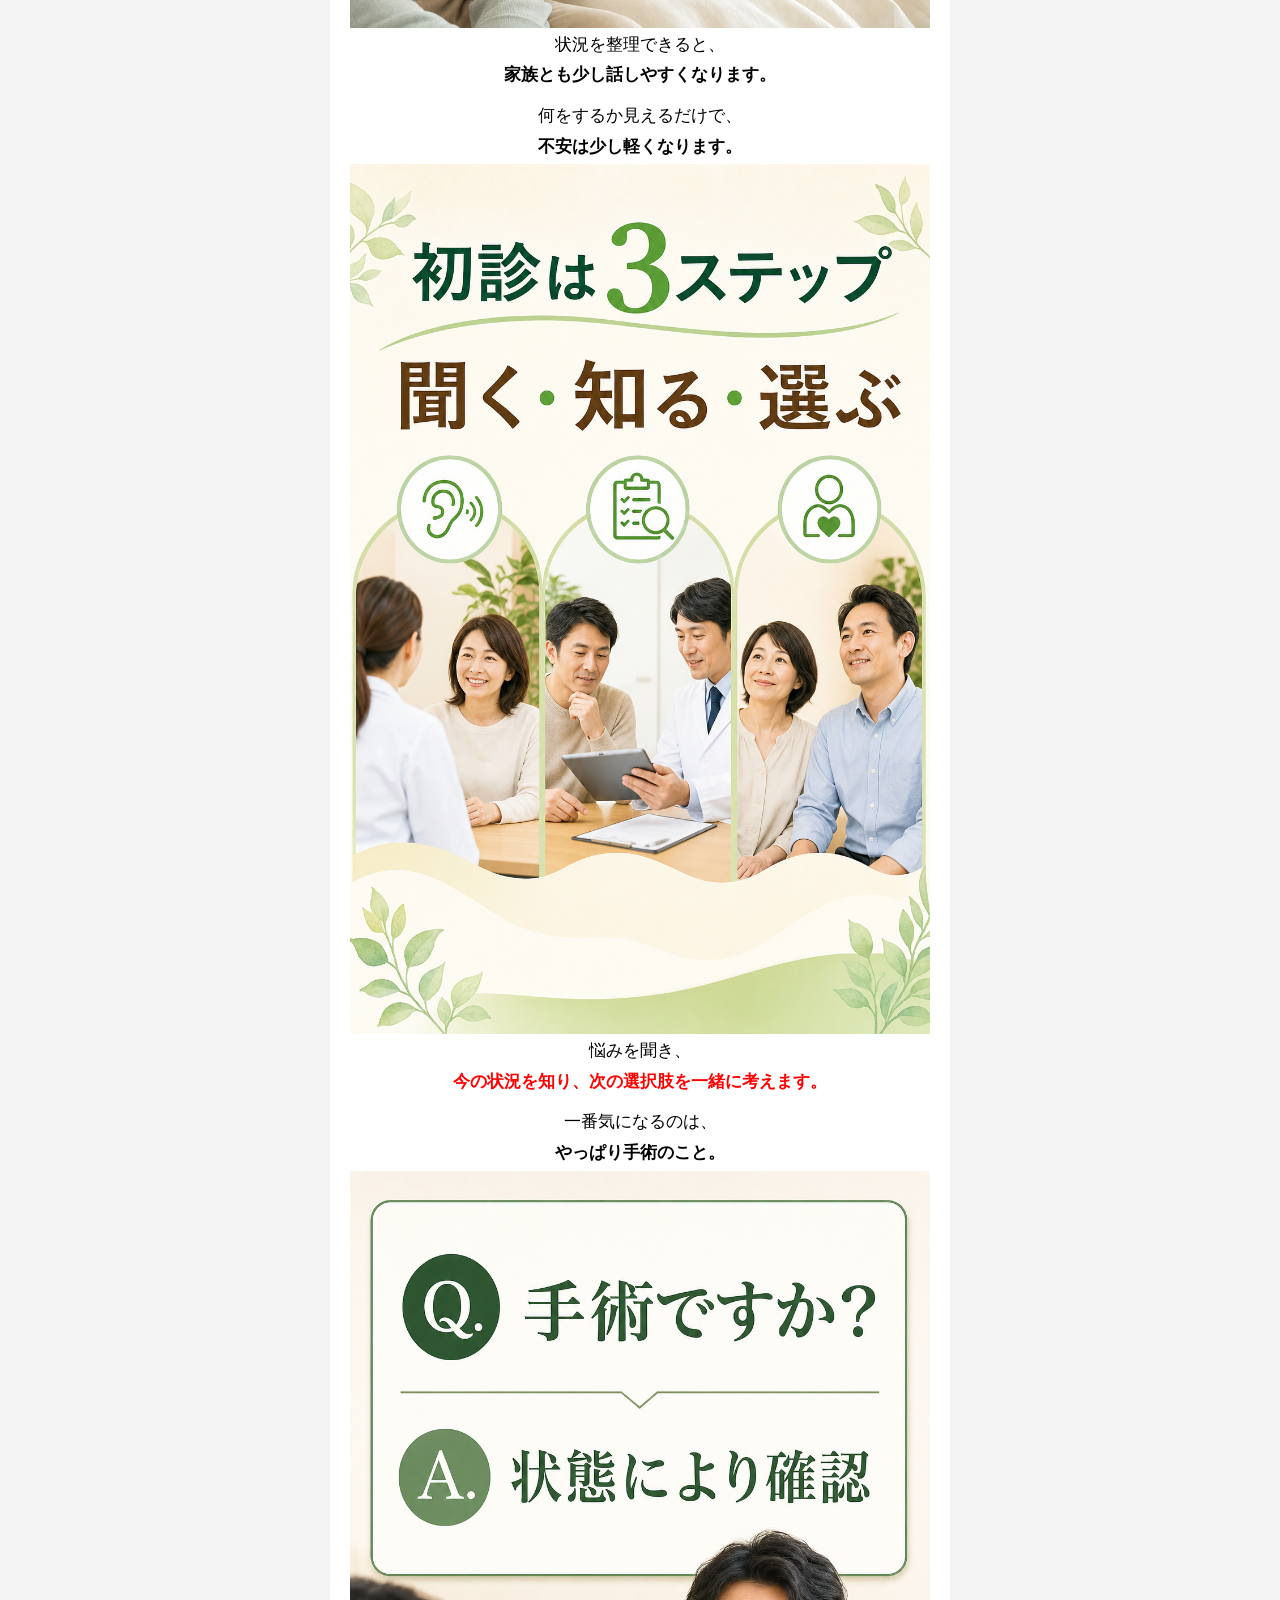
<file: cases/hiroki-snore-v2/index.html>
<!doctype html><html lang="ja"><head><meta charset="utf-8"><meta name="viewport" content="width=device-width,initial-scale=1"><title>ヒロキいびきクリニック v2 0ベース検証版</title><style>
    *{box-sizing:border-box}
    html{-webkit-text-size-adjust:100%}
    body{margin:0;background:#f4f4f4;color:#000;font-family:"Hiragino Sans",Arial,sans-serif;font-size:17px;line-height:1.8;letter-spacing:0}
    .article-body{width:620px;max-width:100%;margin:0 auto;background:#fff;font-size:17px;line-height:1.8;padding:15px 20px 44px}
    .micro,.text-chunk{margin:0;color:#000;font-size:17px;line-height:1.8;font-weight:400;overflow-wrap:anywhere;word-break:break-all;line-break:anywhere}
    .text-chunk span,.text-chunk strong{max-width:100%;overflow-wrap:anywhere;word-break:break-all;line-break:anywhere}
    .sb-custom{font-size:17px!important;font-family:"Hiragino Sans",Arial,sans-serif!important;color:#000!important;line-height:1.8!important}
    .sb-align-left{text-align:left}.sb-align-center{text-align:center}.sb-align-right{text-align:right}
    .sb-font-bold,.sb-bold{font-weight:700}.sb-color-red,.red-bold{color:#ff0000;font-weight:900}.sb-color-blue{color:#0000ff;font-weight:700}
    .sb-fs-13{font-size:13px}.sb-fs-15{font-size:15px}.sb-fs-17{font-size:17px}.sb-fs-19{font-size:19px}.sb-fs-21{font-size:21px}.sb-fs-23{font-size:23px}.sb-fs-25{font-size:25px}.sb-fs-27{font-size:27px}.sb-fs-29{font-size:29px}
    .marker,.sb-bg-under-marker,.sb-bg-gum-marker,.sb-bg-gum-marker-animated{background:linear-gradient(to right,#ffee57 50%,transparent 50%) 100% 0%/200% 70% no-repeat;transition:background-position 1s ease-out;font-weight:700}
    .sb-bg-gum-marker-animated,.marker{background-position:bottom 0 right 100%}
    .text-lead{margin:8px 0 4px}.text-tight{margin:0}.text-large{margin:4px 0}.text-empathy{margin:8px 0 2px}.text-bridge{margin:2px 0 10px}.text-cta-lead{margin:10px 0 2px}
    figure{margin:0}img{width:100%;max-width:100%;display:block;border:0;margin-top:0!important;margin-bottom:0!important;height:auto}
    .balloon{border-left:0;background:transparent;padding:0;border-radius:0}
    .visual-cta{display:block;margin:18px auto 0;padding:16px 18px;background:#00a86b;color:#fff;text-align:center;text-decoration:none;border-radius:999px;font-weight:900;box-shadow:0 5px 0 #087a50}
    .html-cta{display:block;width:auto;margin:.5em auto 1em;padding:1rem 4rem;background:#4885eb;color:#fff;text-align:center;text-decoration:none;border-radius:999px;font-size:16px;font-weight:700;line-height:1.5;box-shadow:0 5px 0 #55c55a}
    .video-proxy{position:relative}.video-proxy:after{content:"";position:absolute;right:12px;bottom:12px;width:42px;height:42px;border-radius:50%;background:rgba(0,0,0,.5)}
    .continue,.dot-flow{display:flex;justify-content:center;gap:10px;margin:10px 0;letter-spacing:0;color:#bababa;animation:pulse 1s infinite alternate}.continue span,.dot-flow span{display:block;width:10px;height:10px;border-radius:50%;background:#ccc}
    .down-arrow,.cp_arrows{text-align:center;color:#6495ed;font-size:28px;font-weight:900;margin:.4em 0;animation:arrowMove 1.5s ease infinite}.down-arrow::before{content:"▼"}
    @keyframes pulse{from{opacity:.45}to{opacity:1}}@keyframes arrowMove{0%,100%{transform:translateY(0)}50%{transform:translateY(-8px)}}
    @media(max-width:640px){.article-body{width:100%;padding:13px 14px 38px}.sb-fs-29{font-size:25px}.sb-fs-27{font-size:24px}.sb-fs-25{font-size:23px}.html-cta{padding:1rem 2rem}}
  </style></head><body><main class="article-body"><div class="micro text-chunk sb-custom sb-align-center text-tight"><span class="marker sb-fs-19">ヒロキいびきクリニック</span><br><strong class="sb-fs-25">v2 0ベース検証版</strong></div>
<div class="micro text-chunk sb-custom sb-align-center text-empathy" data-atom-index="1" data-modality="text_microchunk" data-sales-role="attention_hold" data-copy="「またいびき？」その一言が、朝まで残っていませんか。"><span>「またいびき？」その一言が、</span><br><strong class="sb-bg-under-marker">朝まで残っていませんか。</strong></div>
<figure class="video-proxy" data-atom-index="2" data-modality="video_proxy" data-sales-role="attention_hold" data-image2-slot="v2_001_fv_video"><img src="assets/hiroki-snore-v2/001_v2_001_fv_video.png" alt="謝る朝を
減らす一歩" data-image2-slot="v2_001_fv_video"></figure>
<div class="micro text-chunk sb-custom sb-align-center text-bridge" data-atom-index="3" data-modality="text_microchunk" data-sales-role="attention_hold" data-copy="治療を申し込む前に、まず音の正体を知ることから始めます。"><span>治療を申し込む前に、</span><br><strong class="sb-bg-under-marker">まず音の正体を知ることから始めます。</strong></div>
<div class="micro text-chunk sb-custom sb-align-center text-empathy" data-atom-index="4" data-modality="text_microchunk" data-sales-role="relationship_empathy" data-copy="たった一言が、夜になると思い出される。"><span>たった一言が、</span><br><strong class="sb-bg-under-marker">夜になると思い出される。</strong></div>
<figure class="" data-atom-index="5" data-modality="image_text_overlay" data-sales-role="relationship_empathy" data-image2-slot="v2_002_hook_quote"><img src="assets/hiroki-snore-v2/002_v2_002_hook_quote.png" alt="その一言は
責めではなくサイン" data-image2-slot="v2_002_hook_quote"></figure>
<div class="micro text-chunk sb-custom sb-align-center text-bridge" data-atom-index="6" data-modality="text_microchunk" data-sales-role="relationship_empathy" data-copy="その言葉を、家族と話すための確認きっかけに変えます。"><span>その言葉を、</span><br><strong class="sb-bg-under-marker">家族と話すための確認きっかけに変えます。</strong></div>
<div class="micro text-chunk sb-custom sb-align-center text-empathy" data-atom-index="7" data-modality="text_microchunk" data-sales-role="relationship_empathy" data-copy="隣で眠る人は、言わずに我慢しているかもしれません。"><span>隣で眠る人は、</span><br><strong class="sb-bg-under-marker">言わずに我慢しているかもしれません。</strong></div>
<figure class="balloon" data-atom-index="8" data-modality="balloon_dialogue" data-sales-role="relationship_empathy" data-image2-slot="v2_003_partner_voice"><img src="assets/hiroki-snore-v2/003_v2_003_partner_voice.png" alt="相談例
「昨夜、何度も起きた」" data-image2-slot="v2_003_partner_voice"></figure>
<div class="micro text-chunk sb-custom sb-align-center text-bridge" data-atom-index="9" data-modality="text_microchunk" data-sales-role="relationship_empathy" data-copy="我慢を増やす前に、状態だけでも確認できます。"><span>我慢を増やす前に、</span><br><strong class="sb-bg-under-marker sb-color-red">状態だけでも確認できます。</strong></div>
<div class="micro text-chunk sb-custom sb-align-center text-empathy" data-atom-index="10" data-modality="text_microchunk" data-sales-role="relationship_empathy" data-copy="自分では聞こえない。だから、気まずい。"><span>自分では聞こえない。だから、</span><br><strong class="sb-bg-under-marker">気まずい。</strong></div>
<figure class="balloon" data-atom-index="11" data-modality="balloon_dialogue" data-sales-role="relationship_empathy" data-image2-slot="v2_004_self_realization"><img src="assets/hiroki-snore-v2/004_v2_004_self_realization.png" alt="相談例
「そんなに響いてたのか」" data-image2-slot="v2_004_self_realization"></figure>
<div class="micro text-chunk sb-custom sb-align-center text-bridge" data-atom-index="12" data-modality="text_microchunk" data-sales-role="relationship_empathy" data-copy="気まずさは、状況を見ることで少し整理できます。"><span>気まずさは、</span><br><strong class="sb-bg-under-marker">状況を見ることで少し整理できます。</strong></div>
<div class="micro text-chunk sb-custom sb-align-center text-empathy" data-atom-index="13" data-modality="text_microchunk" data-sales-role="relationship_empathy" data-copy="「迷惑かも」で止まると、また今夜も同じです。"><span>「迷惑かも」で止まると、</span><br><strong class="sb-bg-under-marker">また今夜も同じです。</strong></div>
<figure class="" data-atom-index="14" data-modality="image_text_overlay" data-sales-role="relationship_empathy" data-image2-slot="v2_005_guilt_reframe"><img src="assets/hiroki-snore-v2/005_v2_005_guilt_reframe.png" alt="迷惑かもで止めない
相談理由に変える" data-image2-slot="v2_005_guilt_reframe"></figure>
<div class="micro text-chunk sb-custom sb-align-center text-bridge" data-atom-index="15" data-modality="text_microchunk" data-sales-role="relationship_empathy" data-copy="家族と落ち着いて話すために、まず状況を整理します。"><span>家族と落ち着いて話すために、</span><br><strong class="sb-bg-under-marker">まず状況を整理します。</strong></div>
<div class="continue"><span></span><span></span><span></span></div><div class="down-arrow"></div><a class="html-cta" href="#reservation">初診でできることを見る</a>
<div class="micro text-chunk sb-custom sb-align-center text-empathy" data-atom-index="16" data-modality="text_microchunk" data-sales-role="attention_hold" data-copy="グッズで音を隠しても、家族の眠れない夜は続くかもしれません。"><span>グッズで音を隠しても、</span><br><strong class="sb-bg-under-marker">家族の眠れない夜は続くかもしれません。</strong></div>
<figure class="" data-atom-index="17" data-modality="animated_gif_proxy" data-sales-role="attention_hold" data-image2-slot="v2_006_snore_motion"><img src="assets/hiroki-snore-v2/006_v2_006_snore_motion.png" alt="音を隠しても
眠りの負担は残るかも" data-image2-slot="v2_006_snore_motion"></figure>
<div class="micro text-chunk sb-custom sb-align-center text-bridge" data-atom-index="18" data-modality="text_microchunk" data-sales-role="attention_hold" data-copy="今夜も同じにしないために、音の背景を見にいきます。"><span>今夜も同じにしないために、</span><br><strong class="sb-bg-under-marker sb-color-red">音の背景を見にいきます。</strong></div>
<div class="micro text-chunk sb-custom sb-align-center text-empathy" data-atom-index="19" data-modality="text_microchunk" data-sales-role="problem_education" data-copy="いびきは、気合いや寝相だけで片づけにくい話です。"><span>いびきは、</span><br><strong class="sb-bg-under-marker">気合いや寝相だけで片づけにくい話です。</strong></div>
<figure class="" data-atom-index="20" data-modality="image_text_overlay" data-sales-role="problem_education" data-image2-slot="v2_007_cause_start"><img src="assets/hiroki-snore-v2/007_v2_007_cause_start.png" alt="音の正体は
人それぞれ" data-image2-slot="v2_007_cause_start"></figure>
<div class="micro text-chunk sb-custom sb-align-center text-bridge" data-atom-index="21" data-modality="text_microchunk" data-sales-role="problem_education" data-copy="原因が違えば、選ぶべき対策も変わります。まず音の正体を見える化します。"><span>原因が違えば、</span><br><strong class="sb-bg-under-marker">選ぶべき対策も変わります。まず音の正体を見える化します。</strong></div>
<div class="micro text-chunk sb-custom sb-align-center text-empathy" data-atom-index="22" data-modality="text_microchunk" data-sales-role="problem_education" data-copy="寝ている間のことは、自分では確かめにくい。"><span>寝ている間のことは、</span><br><strong class="sb-bg-under-marker">自分では確かめにくい。</strong></div>
<figure class="" data-atom-index="23" data-modality="image_text_overlay" data-sales-role="problem_education" data-image2-slot="v2_008_airway_simple"><img src="assets/hiroki-snore-v2/008_v2_008_airway_simple.png" alt="空気の通り道は
睡眠中に狭くなることも" data-image2-slot="v2_008_airway_simple"></figure>
<div class="micro text-chunk sb-custom sb-align-center text-bridge" data-atom-index="24" data-modality="text_microchunk" data-sales-role="problem_education" data-copy="だから先に、状態を見ておく意味があります。"><span>だから先に、</span><br><strong class="sb-bg-under-marker">状態を見ておく意味があります。</strong></div>
<div class="micro text-chunk sb-custom sb-align-center text-empathy" data-atom-index="25" data-modality="text_microchunk" data-sales-role="authority" data-copy="白衣を見ると、少し身構えるかもしれません。"><span>白衣を見ると、</span><br><strong class="sb-bg-under-marker">少し身構えるかもしれません。</strong></div>
<figure class="" data-atom-index="26" data-modality="image_no_text" data-sales-role="authority" data-image2-slot="v2_009_doctor_explains"><img src="assets/hiroki-snore-v2/009_v2_009_doctor_explains.png" alt="医師相談の雰囲気" data-image2-slot="v2_009_doctor_explains"></figure>
<div class="micro text-chunk sb-custom sb-align-center text-bridge" data-atom-index="27" data-modality="text_microchunk" data-sales-role="authority" data-copy="でもここは、決める場所ではなく確認する場所です。"><span>でもここは、</span><br><strong class="sb-bg-under-marker sb-color-red">決める場所ではなく確認する場所です。</strong></div>
<div class="micro text-chunk sb-custom sb-align-center text-empathy" data-atom-index="28" data-modality="text_microchunk" data-sales-role="option_reframe" data-copy="グッズを試した人ほど、「またダメか」と疲れています。"><span>グッズを試した人ほど、</span><br><strong class="sb-bg-under-marker">「またダメか」と疲れています。</strong></div>
<figure class="" data-atom-index="29" data-modality="image_text_overlay" data-sales-role="option_reframe" data-image2-slot="v2_010_goods_limit"><img src="assets/hiroki-snore-v2/010_v2_010_goods_limit.png" alt="グッズで隠すだけでは
合わない場合も" data-image2-slot="v2_010_goods_limit"></figure>
<div class="micro text-chunk sb-custom sb-align-center text-bridge" data-atom-index="30" data-modality="text_microchunk" data-sales-role="option_reframe" data-copy="合わないなら、見る角度を変えてみます。"><span>合わないなら、</span><br><strong class="sb-bg-under-marker">見る角度を変えてみます。</strong></div>
<div class="micro text-chunk sb-custom sb-align-center text-empathy" data-atom-index="31" data-modality="text_microchunk" data-sales-role="option_reframe" data-copy="手術しかないと思った瞬間、足は止まります。"><span>手術しかないと思った瞬間、</span><br><strong class="sb-bg-under-marker">足は止まります。</strong></div>
<figure class="" data-atom-index="32" data-modality="image_text_overlay" data-sales-role="option_reframe" data-image2-slot="v2_011_third_path"><img src="assets/hiroki-snore-v2/011_v2_011_third_path.png" alt="切るか我慢かの前に
合う方法を医師に聞く" data-image2-slot="v2_011_third_path"></figure>
<div class="micro text-chunk sb-custom sb-align-center text-bridge" data-atom-index="33" data-modality="text_microchunk" data-sales-role="option_reframe" data-copy="あなたに合う可能性のある方法を、医師と一緒に確認します。"><span>あなたに合う可能性のある方法を、</span><br><strong class="sb-bg-under-marker">医師と一緒に確認します。</strong></div>
<div class="continue"><span></span><span></span><span></span></div><div class="down-arrow"></div><a class="html-cta" href="#reservation">初診でできることを見る</a>
<div class="micro text-chunk sb-custom sb-align-center text-empathy" data-atom-index="34" data-modality="text_microchunk" data-sales-role="anxiety_reduction" data-copy="相談したら決めなきゃ、と思うと重い。"><span>相談したら決めなきゃ、</span><br><strong class="sb-bg-under-marker">と思うと重い。</strong></div>
<figure class="" data-atom-index="35" data-modality="image_text_overlay" data-sales-role="anxiety_reduction" data-image2-slot="v2_012_not_commitment"><img src="assets/hiroki-snore-v2/012_v2_012_not_commitment.png" alt="相談は
判断材料を増やす時間" data-image2-slot="v2_012_not_commitment"></figure>
<div class="micro text-chunk sb-custom sb-align-center text-bridge" data-atom-index="36" data-modality="text_microchunk" data-sales-role="anxiety_reduction" data-copy="今日は、治療を決める日ではなく、判断材料を増やす日です。"><span>今日は、</span><br><strong class="sb-bg-under-marker sb-color-red">治療を決める日ではなく、判断材料を増やす日です。</strong></div>
<div class="micro text-chunk sb-custom sb-align-center text-empathy" data-atom-index="37" data-modality="text_microchunk" data-sales-role="offer" data-copy="費用が見えないままでは、予約ボタンは押しにくい。"><span>費用が見えないままでは、</span><br><strong class="sb-bg-under-marker">予約ボタンは押しにくい。</strong></div>
<figure class="" data-atom-index="38" data-modality="image_text_overlay" data-sales-role="offer" data-image2-slot="v2_013_cost_check"><img src="assets/hiroki-snore-v2/013_v2_013_cost_check.png" alt="費用条件は
初診で確認" data-image2-slot="v2_013_cost_check"></figure>
<div class="micro text-chunk sb-custom sb-align-center text-bridge" data-atom-index="39" data-modality="text_microchunk" data-sales-role="offer" data-copy="料金や条件は、公式確認が取れるまで公開前確認に残します。"><span>料金や条件は、</span><br><strong class="sb-bg-under-marker">公式確認が取れるまで公開前確認に残します。</strong></div>
<div class="micro text-chunk sb-custom sb-align-center text-empathy" data-atom-index="40" data-modality="text_microchunk" data-sales-role="relationship_empathy" data-copy="自分だけのことなら、まだ我慢できるかもしれません。"><span>自分だけのことなら、</span><br><strong class="sb-bg-under-marker">まだ我慢できるかもしれません。</strong></div>
<figure class="" data-atom-index="41" data-modality="image_text_overlay" data-sales-role="relationship_empathy" data-image2-slot="v2_014_family_reason"><img src="assets/hiroki-snore-v2/014_v2_014_family_reason.png" alt="家族の眠りも
相談理由です" data-image2-slot="v2_014_family_reason"></figure>
<div class="micro text-chunk sb-custom sb-align-center text-bridge" data-atom-index="42" data-modality="text_microchunk" data-sales-role="relationship_empathy" data-copy="状況を整理できると、家族とも少し話しやすくなります。"><span>状況を整理できると、</span><br><strong class="sb-bg-under-marker">家族とも少し話しやすくなります。</strong></div>
<div class="micro text-chunk sb-custom sb-align-center text-empathy" data-atom-index="43" data-modality="text_microchunk" data-sales-role="anxiety_reduction" data-copy="何をするか見えるだけで、不安は少し軽くなります。"><span>何をするか見えるだけで、</span><br><strong class="sb-bg-under-marker">不安は少し軽くなります。</strong></div>
<figure class="" data-atom-index="44" data-modality="image_text_overlay" data-sales-role="anxiety_reduction" data-image2-slot="v2_015_flow_title"><img src="assets/hiroki-snore-v2/015_v2_015_flow_title.png" alt="初診は3ステップ
聞く・知る・選ぶ" data-image2-slot="v2_015_flow_title"></figure>
<div class="micro text-chunk sb-custom sb-align-center text-bridge" data-atom-index="45" data-modality="text_microchunk" data-sales-role="anxiety_reduction" data-copy="悩みを聞き、今の状況を知り、次の選択肢を一緒に考えます。"><span>悩みを聞き、</span><br><strong class="sb-bg-under-marker sb-color-red">今の状況を知り、次の選択肢を一緒に考えます。</strong></div>
<div class="micro text-chunk sb-custom sb-align-center text-empathy" data-atom-index="46" data-modality="text_microchunk" data-sales-role="anxiety_reduction" data-copy="一番気になるのは、やっぱり手術のこと。"><span>一番気になるのは、</span><br><strong class="sb-bg-under-marker">やっぱり手術のこと。</strong></div>
<figure class="" data-atom-index="47" data-modality="image_text_overlay" data-sales-role="anxiety_reduction" data-image2-slot="v2_016_faq_surgery"><img src="assets/hiroki-snore-v2/016_v2_016_faq_surgery.png" alt="Q. 手術ですか？
A. 状態により確認" data-image2-slot="v2_016_faq_surgery"></figure>
<div class="micro text-chunk sb-custom sb-align-center text-bridge" data-atom-index="48" data-modality="text_microchunk" data-sales-role="anxiety_reduction" data-copy="切らない相談が合うかは、状態を見て確認します。"><span>切らない相談が合うかは、</span><br><strong class="sb-bg-under-marker">状態を見て確認します。</strong></div>
<div class="micro text-chunk sb-custom sb-align-center text-empathy" data-atom-index="49" data-modality="text_microchunk" data-sales-role="anxiety_reduction" data-copy="痛みや不安は、遠慮せず先に聞いてください。"><span>痛みや不安は、</span><br><strong class="sb-bg-under-marker">遠慮せず先に聞いてください。</strong></div>
<figure class="" data-atom-index="50" data-modality="image_text_overlay" data-sales-role="anxiety_reduction" data-image2-slot="v2_017_faq_pain"><img src="assets/hiroki-snore-v2/017_v2_017_faq_pain.png" alt="Q. 痛みは？
A. 個人差があります" data-image2-slot="v2_017_faq_pain"></figure>
<div class="micro text-chunk sb-custom sb-align-center text-bridge" data-atom-index="51" data-modality="text_microchunk" data-sales-role="anxiety_reduction" data-copy="感じ方には個人差があります。だから、診察で確認します。"><span>感じ方には個人差があります。だから、</span><br><strong class="sb-bg-under-marker">診察で確認します。</strong></div>
<div class="continue"><span></span><span></span><span></span></div><div class="down-arrow"></div><a class="html-cta" href="#reservation">初診でできることを見る</a>
<div class="micro text-chunk sb-custom sb-align-center text-empathy" data-atom-index="52" data-modality="text_microchunk" data-sales-role="offer_cta" data-copy="家族の顔が浮かんだなら、まずは一歩。"><span>家族の顔が浮かんだなら、</span><br><strong class="sb-bg-under-marker">まずは一歩。</strong></div>
<figure class="" data-atom-index="53" data-modality="visual_cta" data-sales-role="offer_cta" data-image2-slot="v2_018_cta_01"><img src="assets/hiroki-snore-v2/018_v2_018_cta_01.png" alt="あなたのいびき
まずタイプを知る" data-image2-slot="v2_018_cta_01"></figure>
<div class="micro text-chunk sb-custom sb-align-center text-bridge" data-atom-index="54" data-modality="text_microchunk" data-sales-role="offer_cta" data-copy="今の状態と、持ち帰れる選択肢を医師と見つけます。"><span>今の状態と、</span><br><strong class="sb-bg-under-marker sb-color-red">持ち帰れる選択肢を医師と見つけます。</strong></div>
<div class="micro text-chunk sb-custom sb-align-center text-empathy" data-atom-index="55" data-modality="text_microchunk" data-sales-role="offer_cta" data-copy="手術が怖い。その気持ちごと相談して大丈夫です。"><span>手術が怖い。その気持ちごと相談して大丈夫です。</span><br><strong class="sb-color-red sb-fs-21">手術が怖い。その気持ちごと相談して大丈夫です。</strong></div>
<figure class="" data-atom-index="56" data-modality="visual_cta" data-sales-role="offer_cta" data-image2-slot="v2_019_cta_02"><img src="assets/hiroki-snore-v2/019_v2_019_cta_02.png" alt="手術不安も
先に聞いていい" data-image2-slot="v2_019_cta_02"></figure>
<div class="micro text-chunk sb-custom sb-align-center text-bridge" data-atom-index="57" data-modality="text_microchunk" data-sales-role="offer_cta" data-copy="無理に決める場ではなく、不安と選択肢を整理する場です。"><span>無理に決める場ではなく、</span><br><strong class="sb-bg-under-marker">不安と選択肢を整理する場です。</strong></div>
<div class="micro text-chunk sb-custom sb-align-center text-empathy" data-atom-index="58" data-modality="text_microchunk" data-sales-role="offer_cta" data-copy="最後に残るのは、やっぱり費用と条件。"><span>最後に残るのは、</span><br><strong class="sb-bg-under-marker">やっぱり費用と条件。</strong></div>
<figure class="" data-atom-index="59" data-modality="visual_cta" data-sales-role="offer_cta" data-image2-slot="v2_020_cta_03"><img src="assets/hiroki-snore-v2/020_v2_020_cta_03.png" alt="次の一歩を
初診で見つける" data-image2-slot="v2_020_cta_03"></figure>
<div class="micro text-chunk sb-custom sb-align-center text-bridge" data-atom-index="60" data-modality="text_microchunk" data-sales-role="offer_cta" data-copy="納得できるまで聞いてから、進むかどうかを選べます。"><span>納得できるまで聞いてから、</span><br><strong class="sb-bg-under-marker">進むかどうかを選べます。</strong></div>
<a id="reservation" class="visual-cta" href="#reservation">初診で、今の状態と次の一歩を知る</a>
<div class="micro text-chunk sb-custom sb-align-center text-bridge"><span class="red-bold">公開前確認:</span><br><span>公式情報、価格条件、リスク説明、予約URLの確認が必要です。</span></div></main></body></html>
</file>
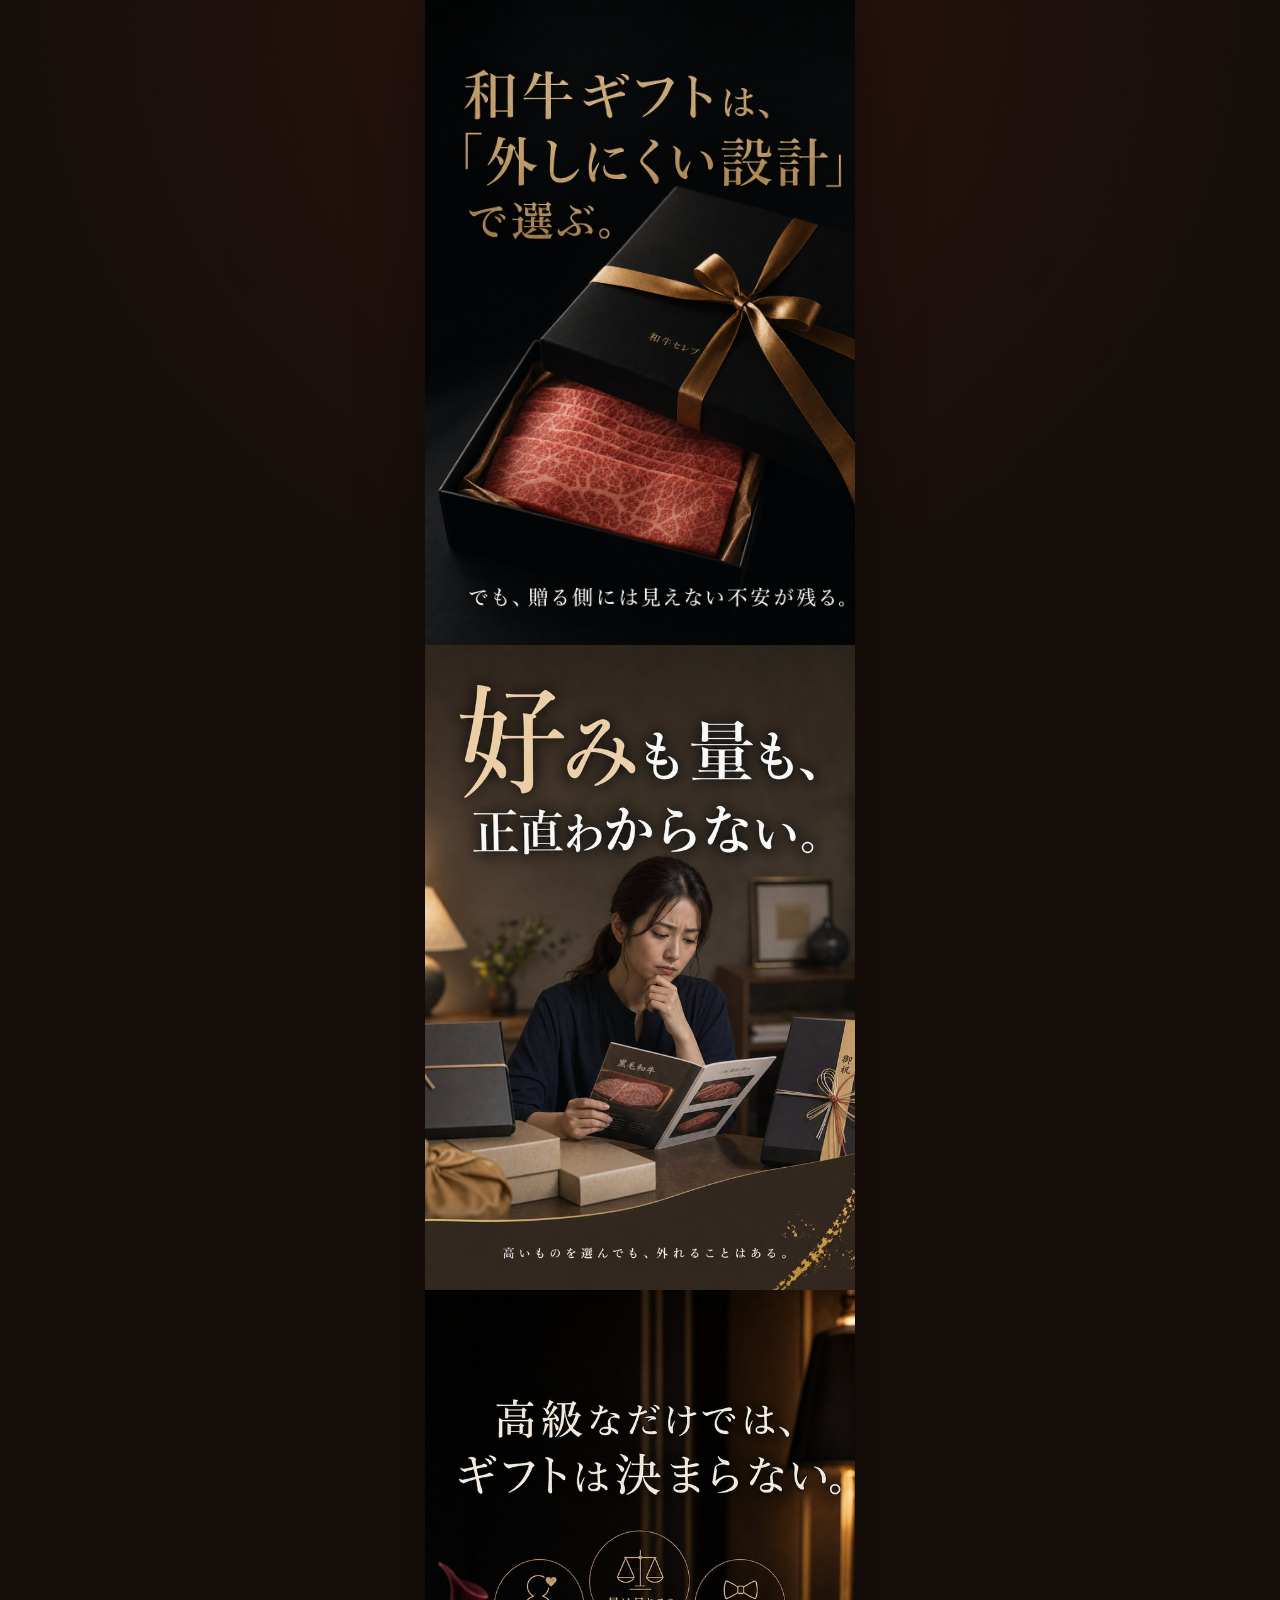
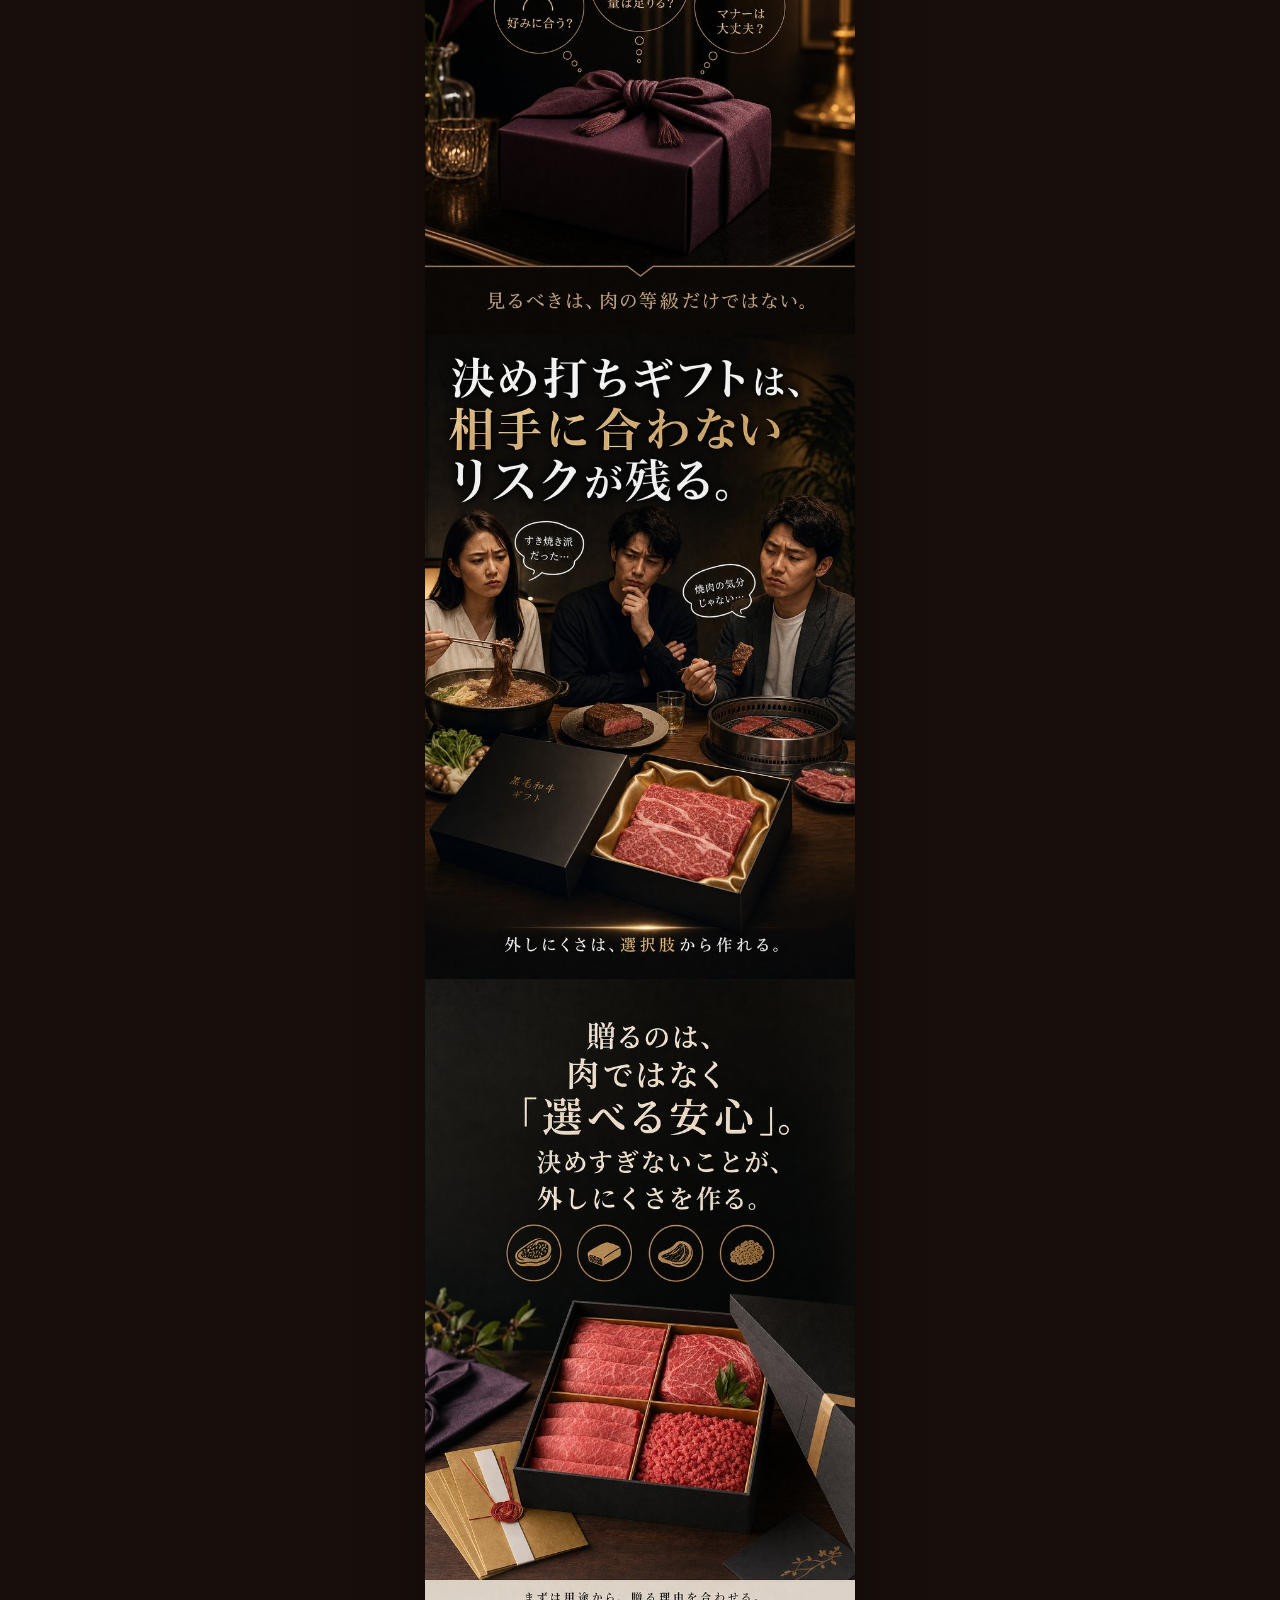
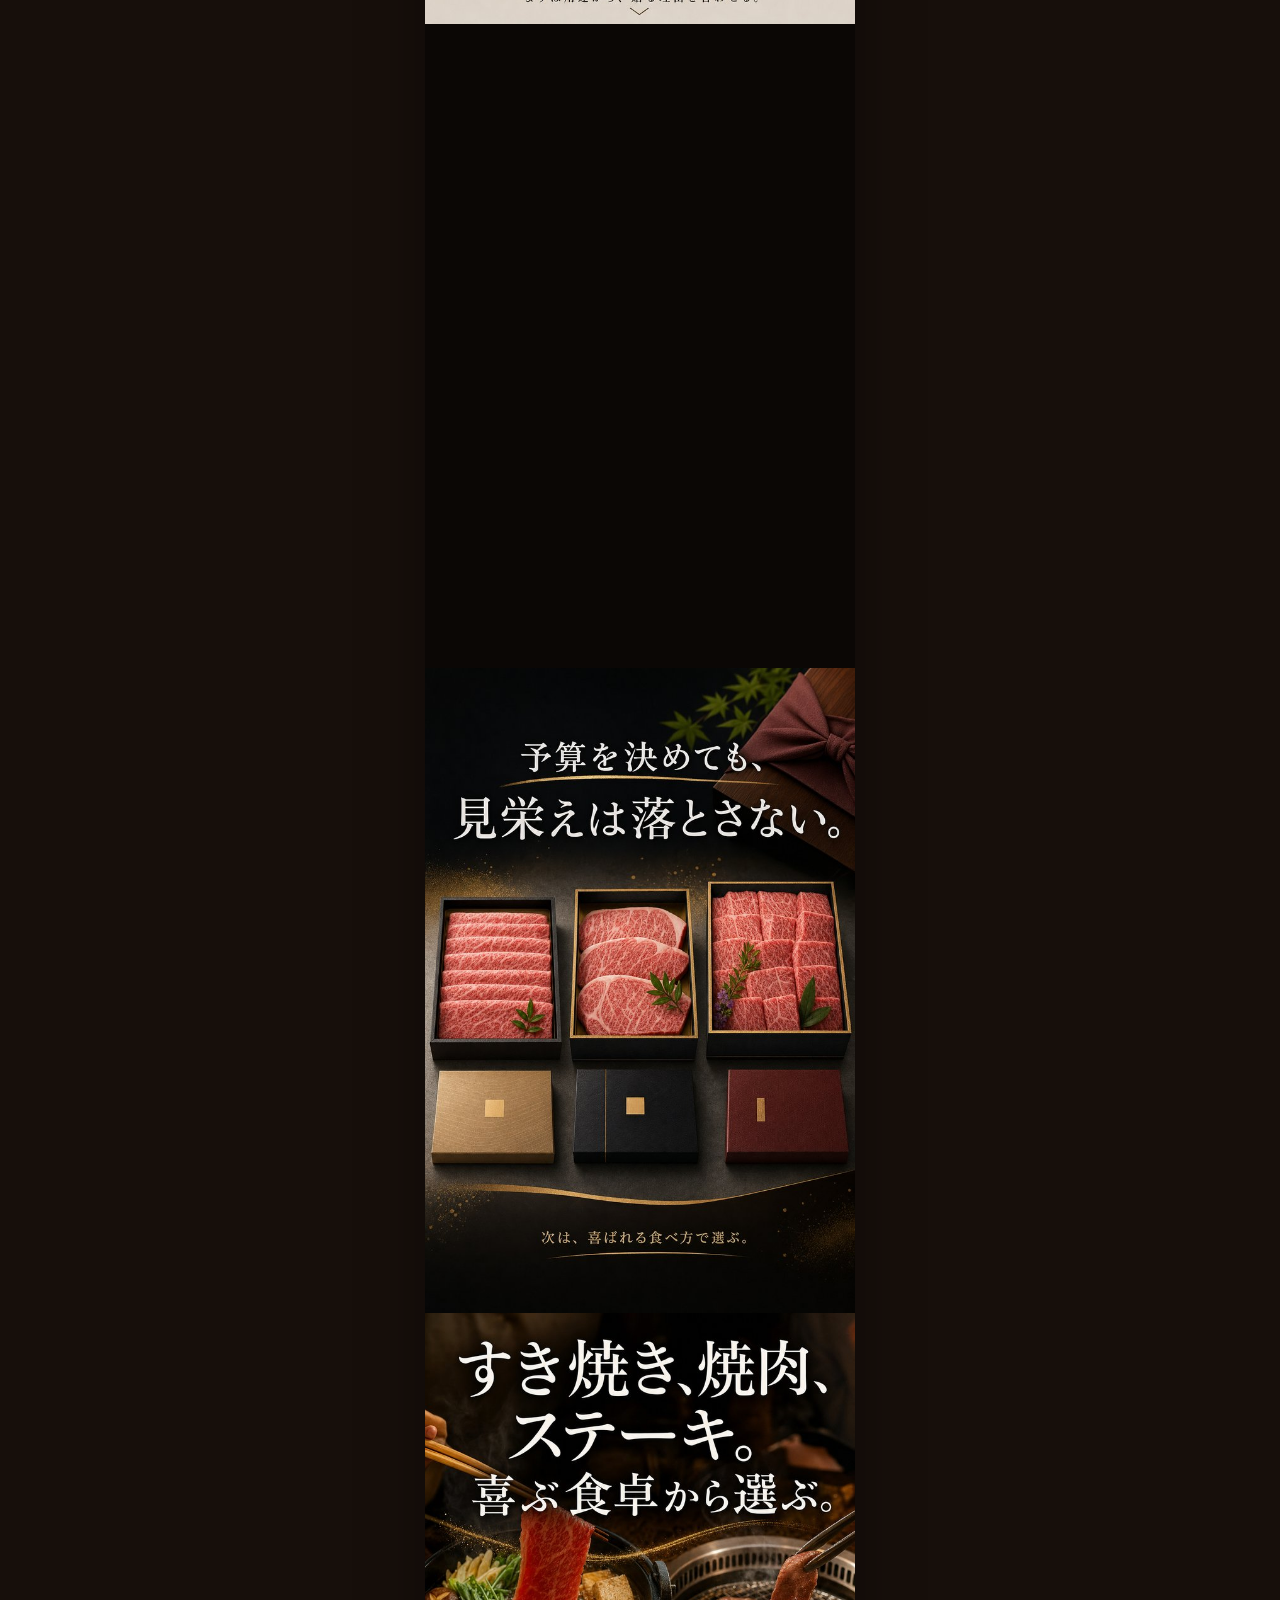
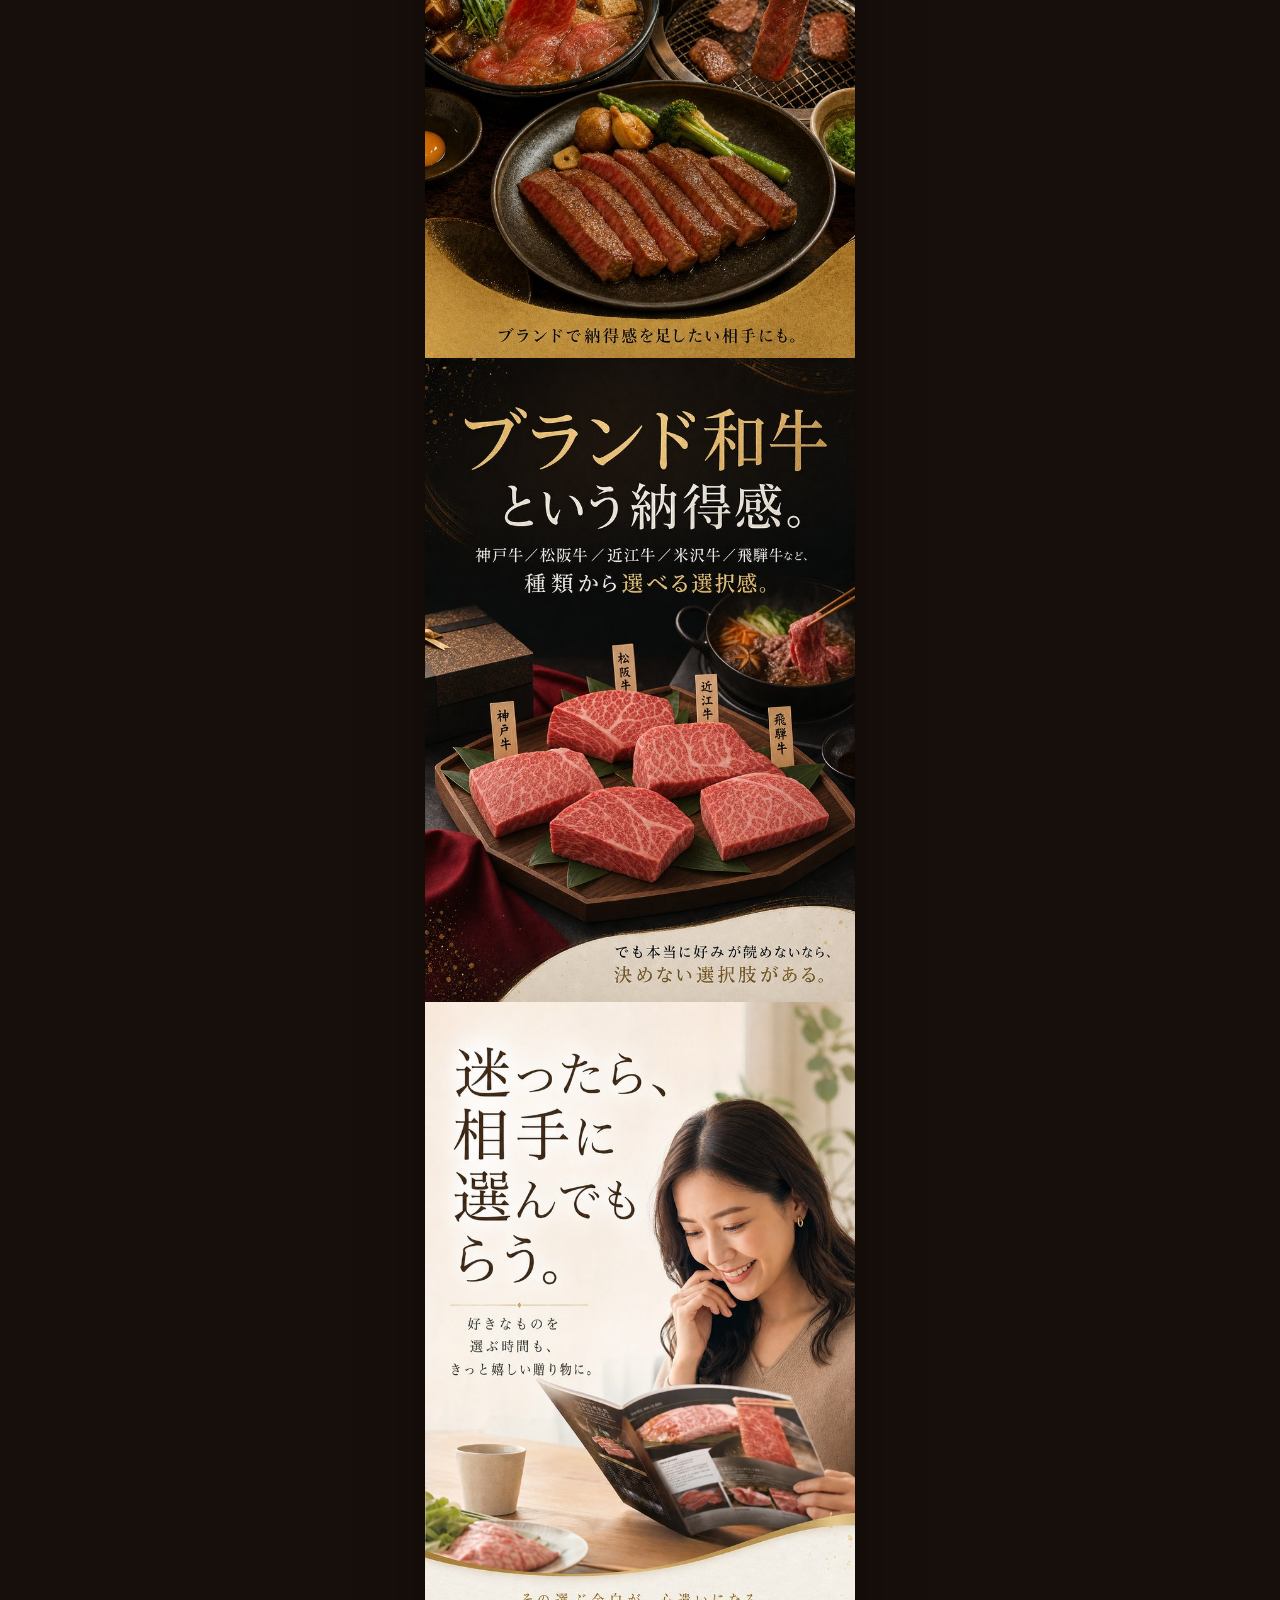
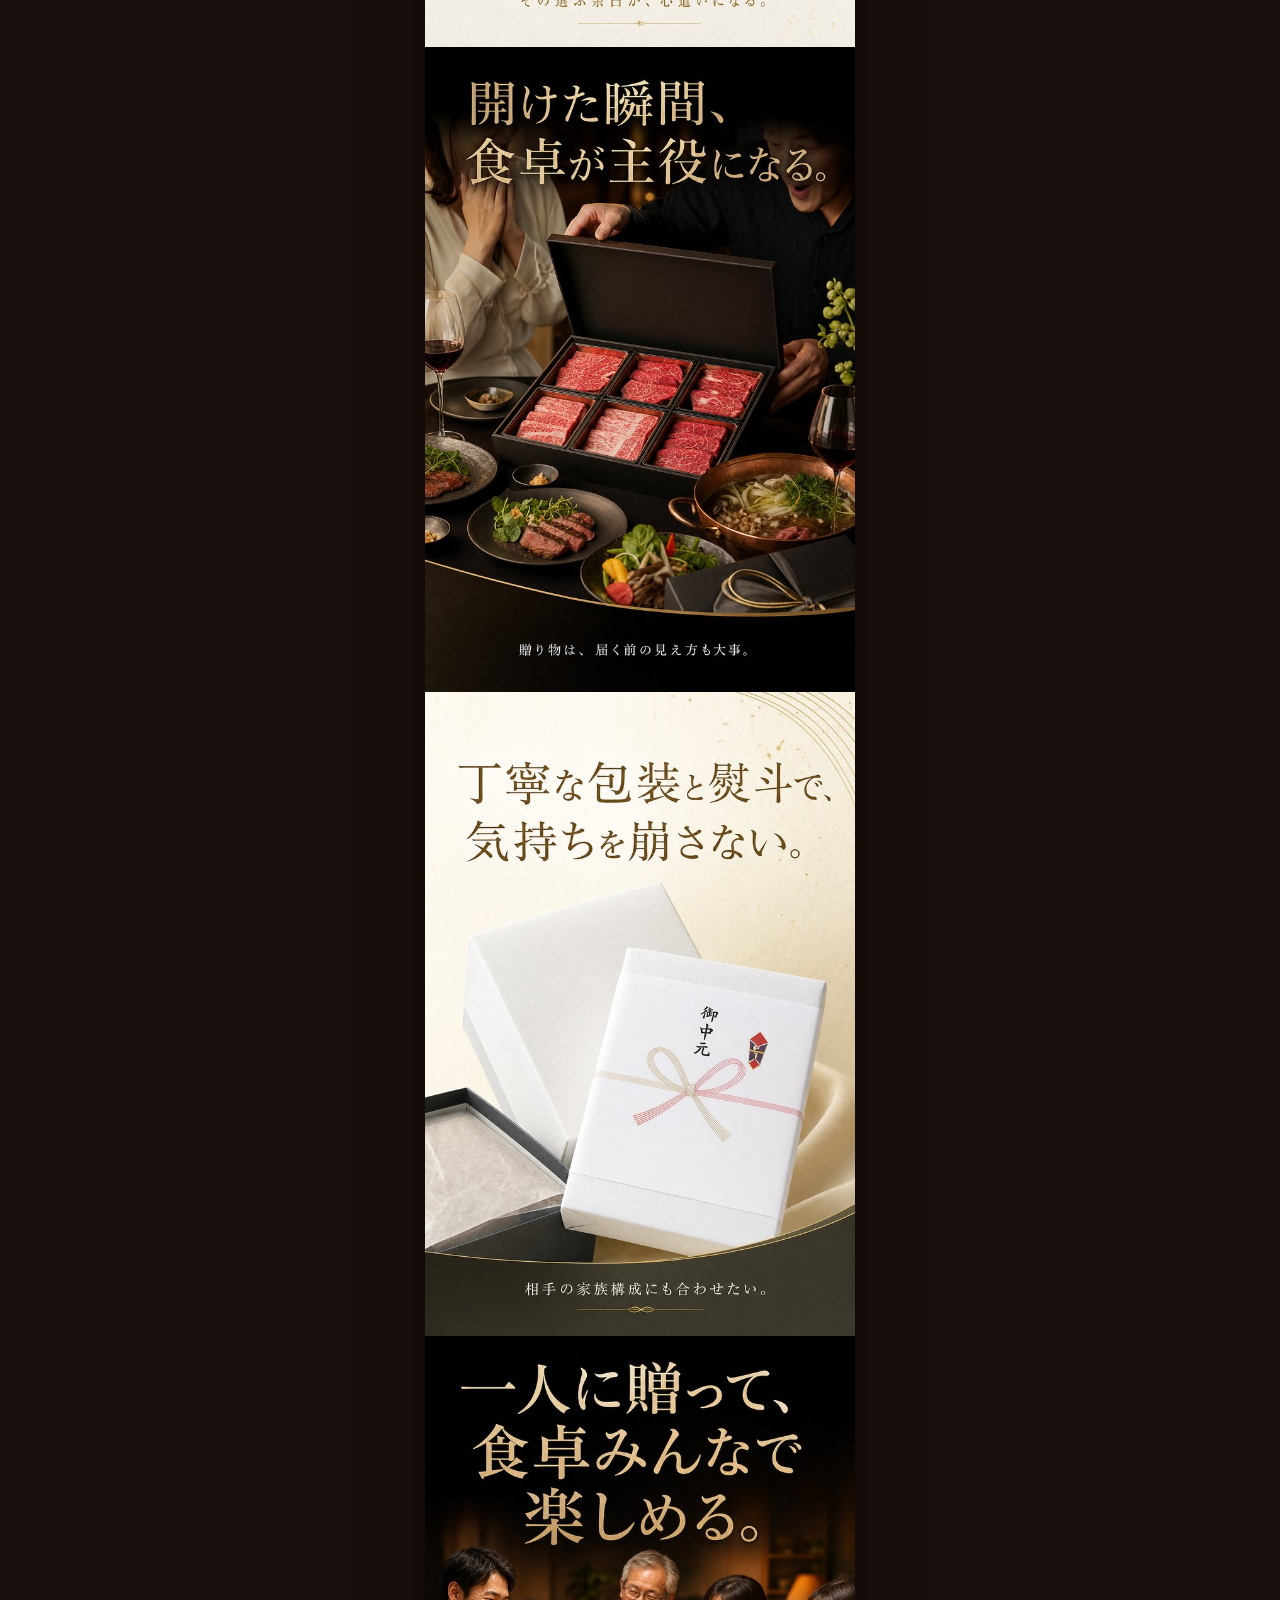
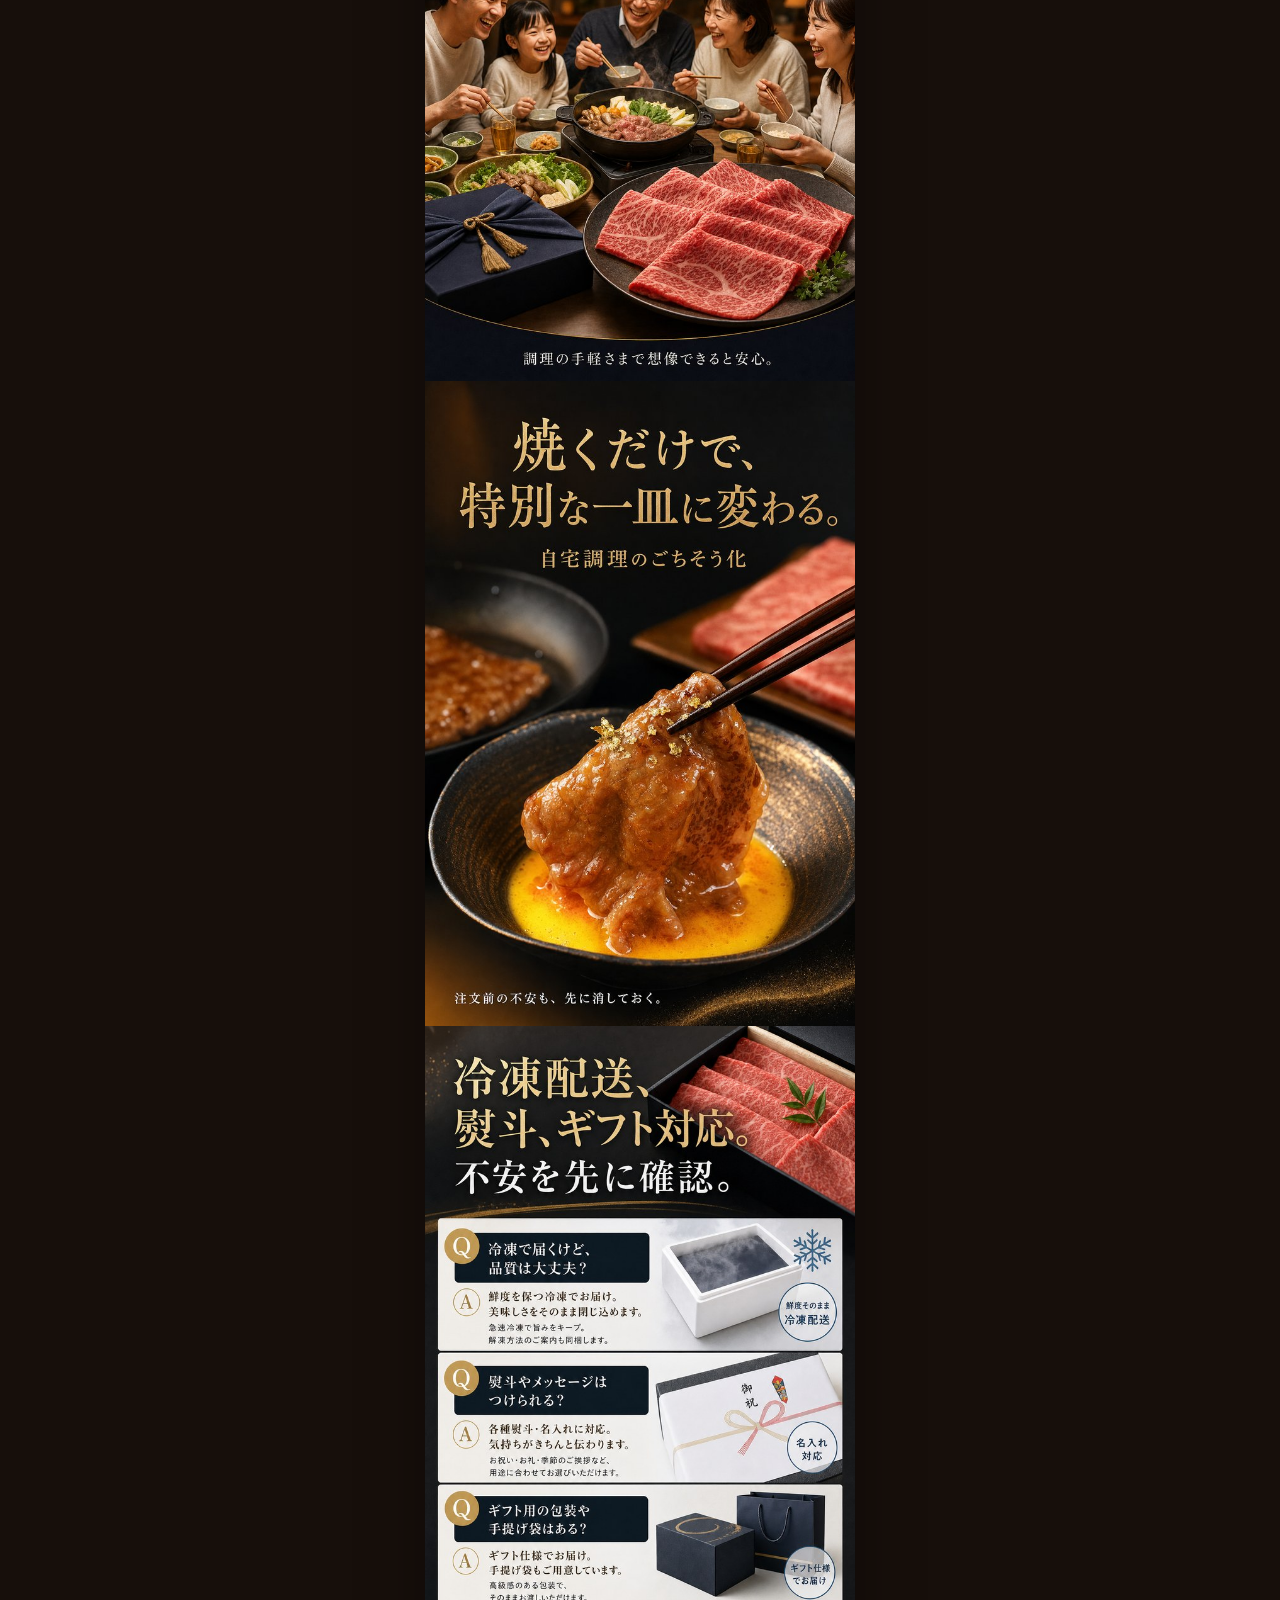
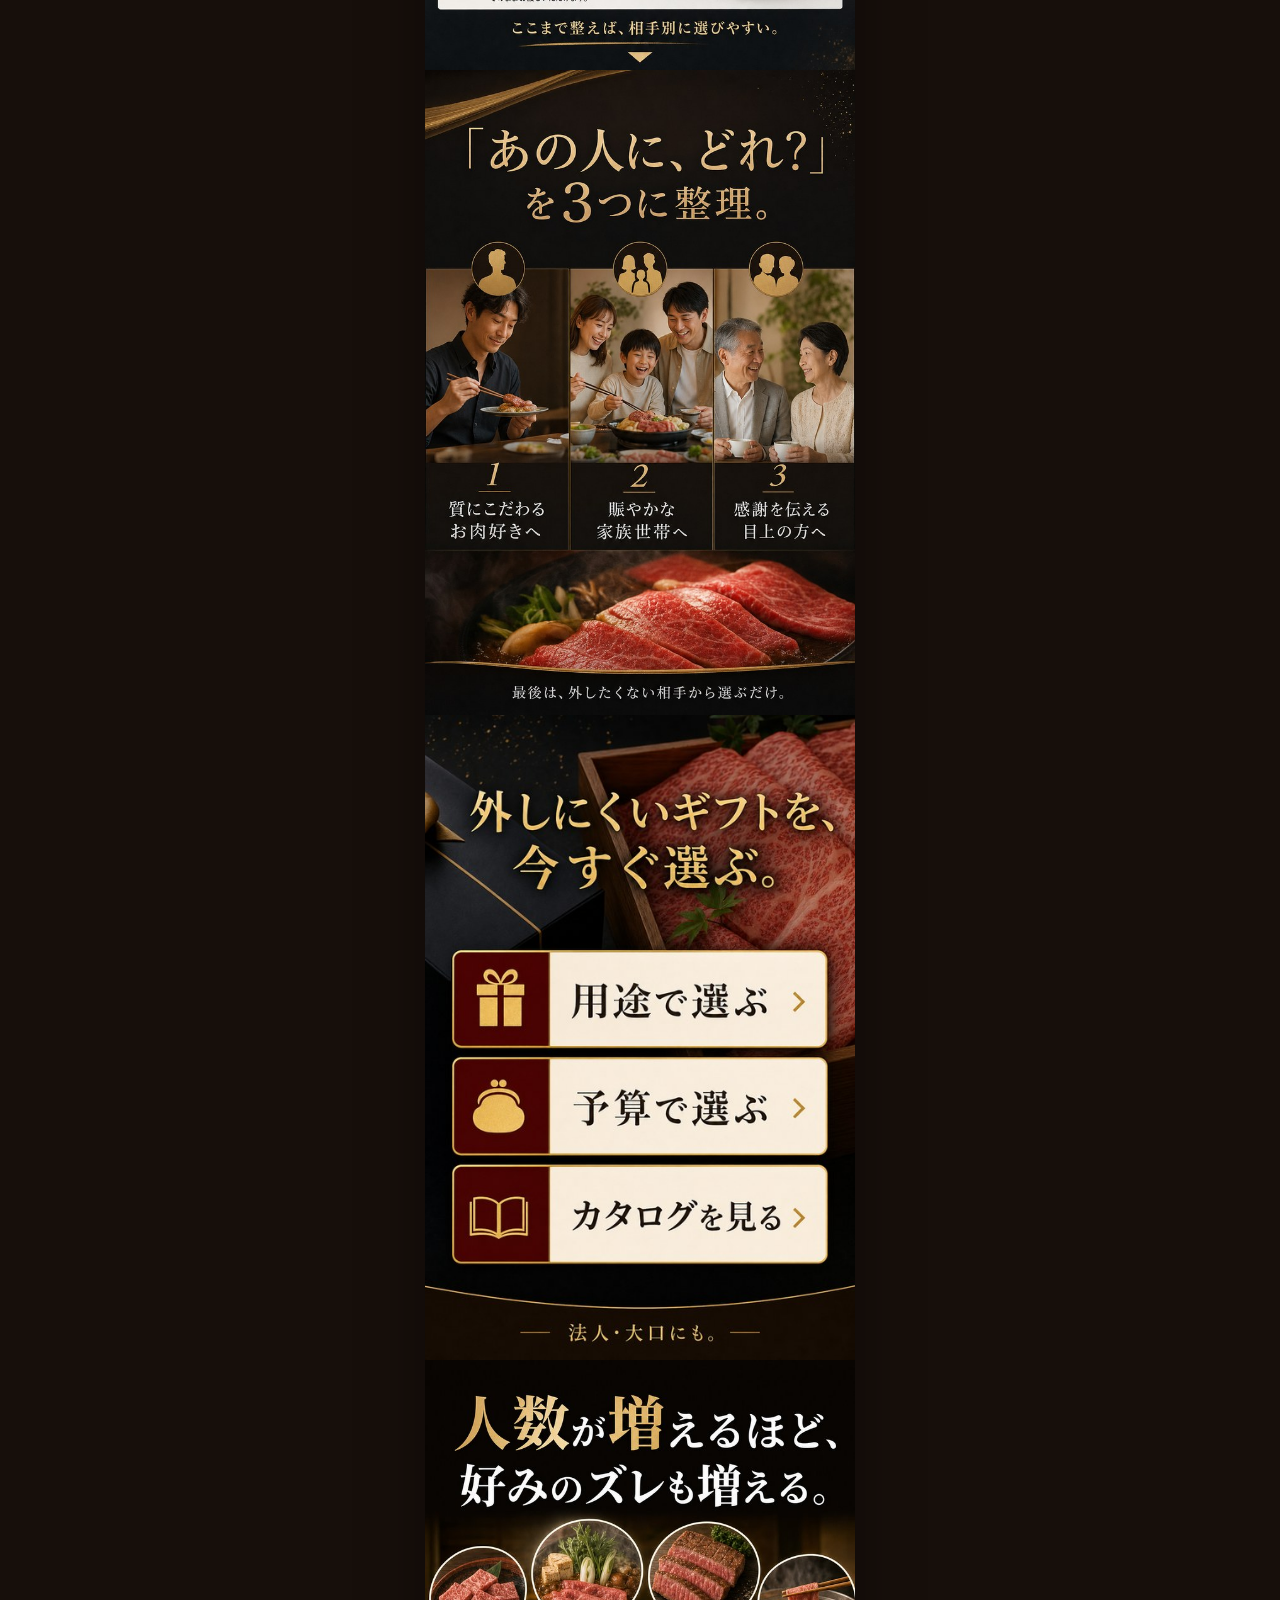
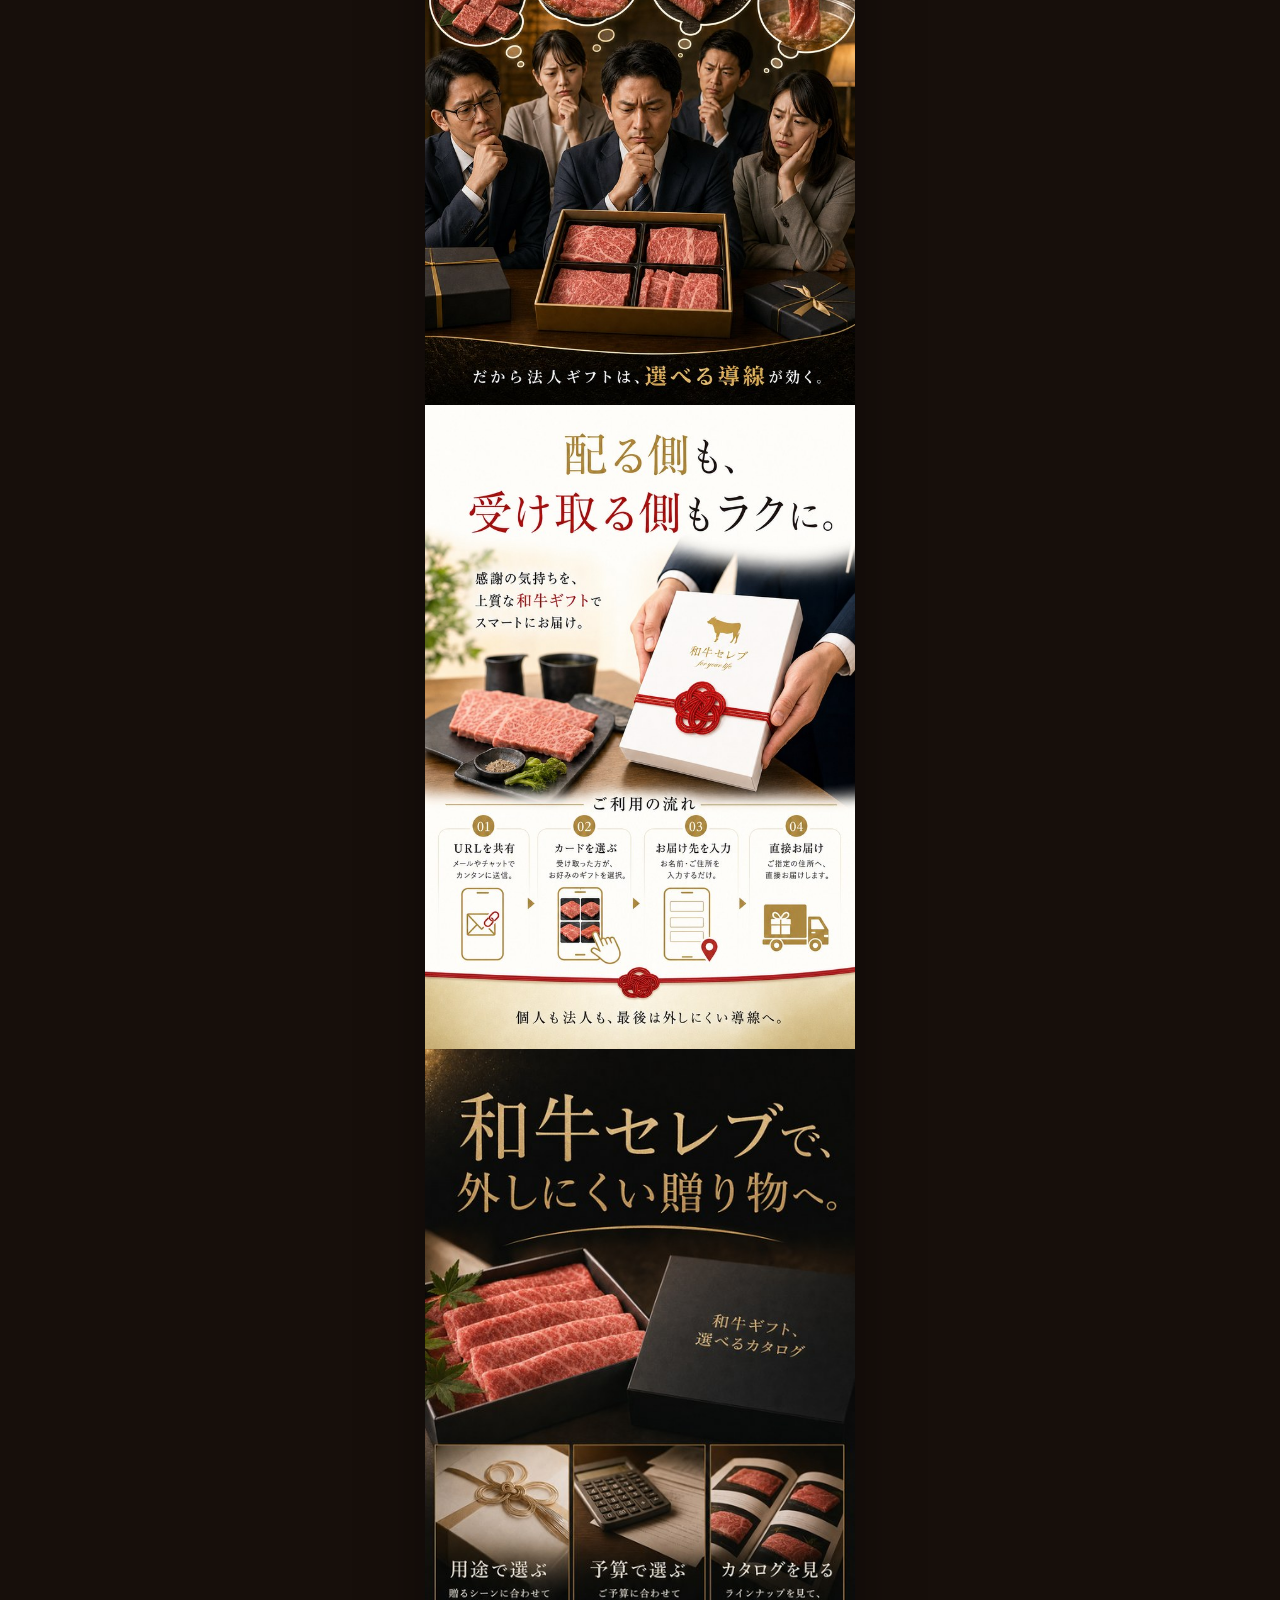
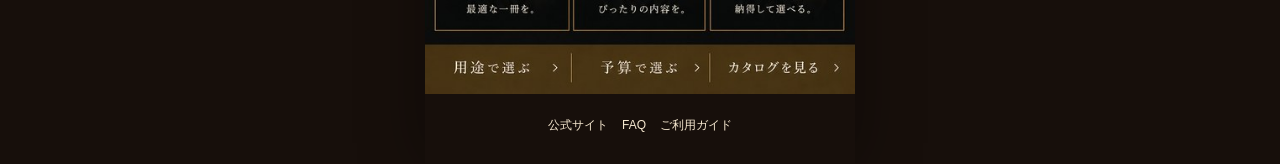
<file: cases/wagyu-celeb-v32/index.html>
<!doctype html>
<html lang="ja">
<head>
  <meta charset="utf-8">
  <meta name="viewport" content="width=device-width, initial-scale=1">
  <title>和牛セレブ | 外しにくい和牛ギフト</title>
  <meta name="description" content="和牛セレブの広告用Controlled C LP。用途、予算、食べ方、カタログで外しにくい和牛ギフトへ。">
  <link rel="stylesheet" href="styles.css">
</head>
<body>
  <a class="skip" href="#lp-end">ページ末尾へ</a>
  <main class="lp-shell" aria-label="和牛セレブ広告LP">
    <section class="image-section" id="01_fv">
  <img src="assets/image2/optimized/101_01_fv.jpg" alt="" loading="eager" decoding="async">
  
</section><section class="image-section" id="02_n1_voice">
  <img src="assets/image2/optimized/102_02_n1_voice.jpg" alt="" loading="lazy" decoding="async">
  
</section><section class="image-section" id="03_problem">
  <img src="assets/image2/optimized/103_03_problem.jpg" alt="" loading="lazy" decoding="async">
  
</section><section class="image-section" id="04_fixed_gift_trap">
  <img src="assets/image2/optimized/104_04_fixed_gift_trap.jpg" alt="" loading="lazy" decoding="async">
  
</section><section class="image-section" id="05_new_cognition">
  <img src="assets/image2/optimized/105_05_new_cognition.jpg" alt="" loading="lazy" decoding="async">
  
</section><section class="image-section" id="06_purpose">
  <img src="assets/image2/optimized/106_06_purpose.jpg" alt="" loading="lazy" decoding="async">
  
</section><section class="image-section" id="07_budget">
  <img src="assets/image2/optimized/107_07_budget.jpg" alt="" loading="lazy" decoding="async">
  
</section><section class="image-section" id="08_eating_style">
  <img src="assets/image2/optimized/108_08_eating_style.jpg" alt="" loading="lazy" decoding="async">
  
</section><section class="image-section" id="09_brand_wagyu">
  <img src="assets/image2/optimized/109_09_brand_wagyu.jpg" alt="" loading="lazy" decoding="async">
  
</section><section class="image-section" id="10_catalog">
  <img src="assets/image2/optimized/110_10_catalog.jpg" alt="" loading="lazy" decoding="async">
  
</section><section class="image-section" id="11_unboxing">
  <img src="assets/image2/optimized/111_11_unboxing.jpg" alt="" loading="lazy" decoding="async">
  
</section><section class="image-section" id="12_wrapping_noshi">
  <img src="assets/image2/optimized/112_12_wrapping_noshi.jpg" alt="" loading="lazy" decoding="async">
  
</section><section class="image-section" id="13_family_table">
  <img src="assets/image2/optimized/113_13_family_table.jpg" alt="" loading="lazy" decoding="async">
  
</section><section class="image-section" id="14_cooking">
  <img src="assets/image2/optimized/114_14_cooking.jpg" alt="" loading="lazy" decoding="async">
  
</section><section class="image-section" id="17_faq">
  <img src="assets/image2/optimized/117_17_faq.jpg" alt="" loading="lazy" decoding="async">
  
</section><section class="image-section" id="18_recipient_map">
  <img src="assets/image2/optimized/118_18_recipient_map.jpg" alt="" loading="lazy" decoding="async">
  
</section><section class="image-section" id="19_mid_cta">
  <img src="assets/image2/optimized/119_19_mid_cta.jpg" alt="" loading="lazy" decoding="async">
  <a class="hotspot" href="https://wagyugift.jp/collections/gift-present" aria-label="用途で選ぶ" style="left:6.8359%;top:72.9167%;width:26.8555%;height:9.4401%;"></a><a class="hotspot" href="https://wagyugift.jp/collections/under-10000yen" aria-label="予算で選ぶ" style="left:36.6211%;top:72.9167%;width:26.8555%;height:9.4401%;"></a><a class="hotspot" href="https://wagyugift.jp/pages/houjingift" aria-label="カタログを見る" style="left:66.4062%;top:72.9167%;width:26.8555%;height:9.4401%;"></a>
</section><section class="image-section" id="15_corporate_problem">
  <img src="assets/image2/optimized/115_15_corporate_problem.jpg" alt="" loading="lazy" decoding="async">
  
</section><section class="image-section" id="16_corporate_solution">
  <img src="assets/image2/optimized/116_16_corporate_solution.jpg" alt="" loading="lazy" decoding="async">
  
</section><section class="image-section" id="20_final_cta">
  <img src="assets/image2/optimized/120_20_final_cta.jpg" alt="" loading="lazy" decoding="async">
  <a class="hotspot" href="https://wagyugift.jp/collections/gift-present" aria-label="用途で選ぶ" style="left:6.8359%;top:76.8229%;width:26.8555%;height:9.4401%;"></a><a class="hotspot" href="https://wagyugift.jp/collections/under-10000yen" aria-label="予算で選ぶ" style="left:36.6211%;top:76.8229%;width:26.8555%;height:9.4401%;"></a><a class="hotspot" href="https://wagyugift.jp/pages/houjingift" aria-label="カタログを見る" style="left:66.4062%;top:76.8229%;width:26.8555%;height:9.4401%;"></a>
</section>
    <footer id="lp-end">
      <a href="https://wagyugift.jp/">公式サイト</a>
      <a href="https://wagyugift.jp/pages/faq">FAQ</a>
      <a href="https://wagyugift.jp/pages/guide">ご利用ガイド</a>
    </footer>
  </main>
</body>
</html>
</file>
<file: styles.css>
:root {
  --ink: #141412;
  --muted: #5b625a;
  --paper: #f7f8f2;
  --white: #ffffff;
  --line: #d9dfd2;
  --blue: #1b55d9;
  --cyan: #00a6c8;
  --green: #28715c;
  --gold: #b77711;
  --red: #b23b45;
  --shadow: 0 18px 60px rgba(20, 20, 18, 0.16);
}

* {
  box-sizing: border-box;
}

html {
  scroll-behavior: smooth;
}

body {
  margin: 0;
  color: var(--ink);
  background: var(--paper);
  font-family: -apple-system, BlinkMacSystemFont, "Hiragino Sans", "Yu Gothic", "Yu Gothic UI", sans-serif;
  line-height: 1.65;
}

img {
  display: block;
  max-width: 100%;
}

a {
  color: inherit;
  text-decoration: none;
}

.site-header {
  position: fixed;
  z-index: 20;
  top: 0;
  left: 0;
  right: 0;
  display: flex;
  align-items: center;
  justify-content: space-between;
  gap: 24px;
  padding: 16px clamp(18px, 4vw, 54px);
  color: var(--white);
  background: rgba(20, 20, 18, 0.52);
  backdrop-filter: blur(16px);
  border-bottom: 1px solid rgba(255, 255, 255, 0.16);
}

.brand {
  font-weight: 800;
  letter-spacing: 0;
  white-space: nowrap;
}

nav {
  display: flex;
  align-items: center;
  gap: clamp(12px, 2vw, 28px);
  font-size: 13px;
  font-weight: 700;
}

.hero {
  min-height: 82svh;
  padding: 126px clamp(20px, 6vw, 88px) 38px;
  display: grid;
  align-content: end;
  gap: 42px;
  color: var(--white);
  background:
    linear-gradient(90deg, rgba(9, 12, 18, 0.92) 0%, rgba(9, 12, 18, 0.74) 42%, rgba(9, 12, 18, 0.32) 100%),
    url("assets/cases/aporo-controlled-c-mobile.png") center 6% / cover no-repeat;
}

.hero-copy {
  max-width: 900px;
}

.eyebrow {
  margin: 0 0 10px;
  color: var(--cyan);
  font-size: 12px;
  font-weight: 900;
  letter-spacing: 0;
  text-transform: uppercase;
}

h1,
h2,
h3,
p {
  overflow-wrap: anywhere;
}

h1 {
  margin: 0;
  max-width: 980px;
  font-size: clamp(48px, 8vw, 112px);
  line-height: 0.94;
  letter-spacing: 0;
}

.lead {
  max-width: 720px;
  margin: 24px 0 0;
  color: rgba(255, 255, 255, 0.88);
  font-size: clamp(17px, 2vw, 23px);
  font-weight: 700;
}

.hero-actions,
.hero-proof {
  display: flex;
  flex-wrap: wrap;
  gap: 12px;
}

.hero-actions {
  margin-top: 34px;
}

.primary-link,
.secondary-link,
.case-link {
  min-height: 44px;
  display: inline-flex;
  align-items: center;
  justify-content: center;
  gap: 8px;
  padding: 10px 16px;
  border-radius: 8px;
  font-size: 14px;
  font-weight: 900;
  transition: transform 180ms ease, background-color 180ms ease, color 180ms ease;
}

.primary-link {
  background: var(--white);
  color: var(--ink);
}

.secondary-link {
  border: 1px solid rgba(255, 255, 255, 0.42);
  color: var(--white);
}

.primary-link::after,
.secondary-link::after,
.case-link::after {
  content: "\2192";
  font-weight: 900;
}

.primary-link:hover,
.secondary-link:hover,
.case-link:hover {
  transform: translateY(-2px);
}

.hero-proof span {
  display: inline-flex;
  align-items: center;
  min-height: 34px;
  padding: 6px 10px;
  color: rgba(255, 255, 255, 0.88);
  border: 1px solid rgba(255, 255, 255, 0.25);
  border-radius: 8px;
  font-size: 12px;
  font-weight: 800;
  background: rgba(255, 255, 255, 0.08);
}

.intro-band,
.capability-band,
.banner-section,
.work-section {
  padding: clamp(56px, 8vw, 110px) clamp(18px, 5vw, 72px);
}

.intro-band {
  background: var(--white);
  border-bottom: 1px solid var(--line);
}

.intro-grid {
  max-width: 1180px;
  margin: 0 auto;
  display: grid;
  grid-template-columns: repeat(2, minmax(0, 1fr));
  gap: 26px;
}

.intro-grid p {
  margin: 0;
  font-size: clamp(18px, 2.2vw, 28px);
  font-weight: 800;
  line-height: 1.45;
}

.work-section {
  display: grid;
  gap: 42px;
  max-width: 1280px;
  margin: 0 auto;
}

.section-heading {
  display: grid;
  gap: 6px;
}

.section-heading h2 {
  margin: 0;
  font-size: clamp(34px, 5vw, 68px);
  line-height: 1.02;
  letter-spacing: 0;
}

.case {
  display: grid;
  grid-template-columns: minmax(280px, 0.92fr) minmax(320px, 1fr);
  gap: clamp(26px, 4vw, 64px);
  align-items: center;
  padding: clamp(20px, 4vw, 40px);
  background: var(--white);
  border: 1px solid var(--line);
  border-radius: 8px;
  box-shadow: var(--shadow);
}

.case:nth-of-type(even) .case-media {
  order: 2;
}

.case-media {
  min-width: 0;
}

.tall-shot {
  max-height: 670px;
  overflow: hidden;
  border-radius: 8px;
  background: #101519;
  box-shadow: 0 12px 28px rgba(20, 20, 18, 0.18);
}

.tall-shot img {
  width: 100%;
  height: 100%;
  object-fit: cover;
  object-position: top center;
}

.hiroki-media {
  display: grid;
  grid-template-columns: 0.72fr 1fr;
  gap: 12px;
  align-items: stretch;
}

.hiroki-media img {
  width: 100%;
  height: 430px;
  object-fit: cover;
  object-position: top center;
  border-radius: 8px;
  box-shadow: 0 12px 28px rgba(20, 20, 18, 0.16);
}

.case-type {
  margin: 0 0 12px;
  color: var(--green);
  font-size: 12px;
  font-weight: 900;
  text-transform: uppercase;
}

.case h3 {
  margin: 0;
  font-size: clamp(28px, 4vw, 54px);
  line-height: 1.05;
  letter-spacing: 0;
}

.case-lead {
  margin: 20px 0 0;
  color: var(--muted);
  font-size: clamp(16px, 1.6vw, 20px);
  font-weight: 700;
}

.fact-list {
  display: grid;
  gap: 12px;
  margin: 28px 0;
}

.fact-list div {
  display: grid;
  grid-template-columns: 98px minmax(0, 1fr);
  gap: 14px;
  align-items: baseline;
  padding: 12px 0;
  border-top: 1px solid var(--line);
}

.fact-list dt {
  color: var(--gold);
  font-size: 12px;
  font-weight: 900;
  text-transform: uppercase;
}

.fact-list dd {
  margin: 0;
  font-weight: 800;
}

.case-link {
  color: var(--white);
  background: var(--ink);
}

.status-pill {
  cursor: default;
}

.status-pill::after {
  content: none;
}

.status-pill:hover {
  transform: none;
}

.note {
  margin: -6px 0 22px;
  color: var(--red);
  font-size: 13px;
  font-weight: 800;
}

.capability-band {
  color: var(--white);
  background: #1b2b24;
}

.capability-band .section-heading {
  max-width: 1180px;
  margin: 0 auto 28px;
}

.capability-grid {
  max-width: 1180px;
  margin: 0 auto;
  display: grid;
  grid-template-columns: repeat(4, minmax(0, 1fr));
  gap: 14px;
}

.capability-grid article {
  min-height: 265px;
  padding: 22px;
  border: 1px solid rgba(255, 255, 255, 0.18);
  border-radius: 8px;
  background: rgba(255, 255, 255, 0.06);
}

.number {
  margin: 0 0 34px;
  color: #9ee2bd;
  font-size: 12px;
  font-weight: 900;
}

.capability-grid h3 {
  margin: 0;
  font-size: 22px;
  line-height: 1.2;
}

.capability-grid p:last-child {
  margin: 16px 0 0;
  color: rgba(255, 255, 255, 0.76);
  font-weight: 700;
}

.banner-section {
  max-width: 1320px;
  margin: 0 auto;
}


.banner-feature-heading {
  margin-top: 66px;
  max-width: 880px;
}

.banner-feature-heading h3 {
  margin: 0;
  font-size: clamp(26px, 3.2vw, 44px);
  line-height: 1.08;
  letter-spacing: 0;
}

.banner-feature-heading p:last-child {
  margin: 14px 0 0;
  color: var(--muted);
  font-size: 15px;
  font-weight: 800;
  line-height: 1.7;
}

.banner-grid {
  display: grid;
  grid-template-columns: repeat(4, minmax(0, 1fr));
  gap: 16px;
  margin-top: 30px;
}

.banner-grid figure {
  position: relative;
  margin: 0;
  background: var(--white);
  border: 1px solid var(--line);
  border-radius: 8px;
  overflow: hidden;
  box-shadow: 0 10px 28px rgba(20, 20, 18, 0.12);
  transition: transform 180ms ease, box-shadow 180ms ease;
}

.banner-grid figure:hover {
  transform: translateY(-3px);
  box-shadow: 0 18px 42px rgba(20, 20, 18, 0.18);
}

.banner-grid img {
  width: 100%;
  aspect-ratio: 4 / 5;
  object-fit: cover;
  object-position: center;
  background: #101519;
}


.banner-grid-aporo20 {
  grid-template-columns: repeat(5, minmax(0, 1fr));
  gap: 14px;
}

.banner-grid-aporo20 figcaption {
  min-height: 70px;
  font-size: 12px;
}

.banner-grid figcaption {
  min-height: 58px;
  padding: 12px;
  color: var(--muted);
  font-size: 13px;
  font-weight: 800;
  line-height: 1.35;
}

.banner-hit {
  position: absolute;
  inset: 0;
  z-index: 2;
  padding: 0;
  color: inherit;
  font: inherit;
  background: transparent;
  border: 0;
  cursor: zoom-in;
}

.banner-hit:focus-visible {
  outline: 3px solid var(--blue);
  outline-offset: -3px;
}

.modal-open {
  overflow: hidden;
}

.banner-modal[hidden] {
  display: none;
}

.banner-modal {
  position: fixed;
  z-index: 80;
  inset: 0;
  display: grid;
  place-items: center;
  padding: clamp(14px, 3vw, 34px);
}

.banner-modal-backdrop {
  position: absolute;
  inset: 0;
  background: rgba(20, 20, 18, 0.72);
  backdrop-filter: blur(10px);
}

.banner-modal-panel {
  position: relative;
  z-index: 1;
  width: min(1120px, 100%);
  max-height: min(860px, calc(100svh - 28px));
  display: grid;
  grid-template-columns: minmax(280px, 0.88fr) minmax(300px, 1fr);
  overflow: auto;
  background: var(--white);
  border-radius: 8px;
  box-shadow: 0 24px 78px rgba(0, 0, 0, 0.35);
}

.modal-close {
  position: absolute;
  z-index: 2;
  top: 12px;
  right: 12px;
  width: 42px;
  height: 42px;
  display: inline-grid;
  place-items: center;
  color: var(--ink);
  font-size: 28px;
  line-height: 1;
  background: rgba(255, 255, 255, 0.92);
  border: 1px solid var(--line);
  border-radius: 999px;
  cursor: pointer;
}

.modal-close:focus-visible,
.modal-image-link:focus-visible {
  outline: 3px solid var(--blue);
  outline-offset: 2px;
}

.banner-modal-image {
  min-height: 520px;
  display: grid;
  place-items: center;
  padding: 20px;
  background: #101519;
}

.banner-modal-image img {
  width: min(100%, 520px);
  max-height: 760px;
  object-fit: contain;
  border-radius: 8px;
  box-shadow: 0 18px 40px rgba(0, 0, 0, 0.28);
}

.banner-modal-copy {
  padding: clamp(28px, 4vw, 54px);
  align-self: center;
}

.banner-modal-copy h3 {
  margin: 0;
  font-size: clamp(30px, 4vw, 58px);
  line-height: 1.04;
  letter-spacing: 0;
}

.banner-modal-stage {
  margin: 18px 0 0;
  color: var(--green);
  font-size: 15px;
  font-weight: 900;
}

.banner-detail-list {
  display: grid;
  gap: 16px;
  margin: 30px 0;
}

.banner-detail-list div {
  padding-top: 14px;
  border-top: 1px solid var(--line);
}

.banner-detail-list dt {
  margin-bottom: 4px;
  color: var(--gold);
  font-size: 12px;
  font-weight: 900;
  text-transform: uppercase;
}

.banner-detail-list dd {
  margin: 0;
  color: var(--muted);
  font-size: 16px;
  font-weight: 800;
}

.site-footer {
  padding: 28px clamp(18px, 5vw, 72px) 44px;
  color: var(--muted);
  background: var(--white);
  border-top: 1px solid var(--line);
}

.site-footer p {
  max-width: 980px;
  margin: 0 auto;
  font-size: 13px;
  font-weight: 800;
}


@media (max-width: 1180px) {
  .banner-grid-aporo20 {
    grid-template-columns: repeat(4, minmax(0, 1fr));
  }
}

@media (max-width: 980px) {

  .site-header {
    position: absolute;
  }

  .case,
  .intro-grid,
  .capability-grid,
  .banner-grid,
  .banner-modal-panel {
    grid-template-columns: 1fr;
  }

  .case:nth-of-type(even) .case-media {
    order: 0;
  }

  .capability-grid article {
    min-height: 0;
  }

  .banner-grid {
    grid-template-columns: repeat(2, minmax(0, 1fr));
  }

  .banner-grid-aporo20 {
    grid-template-columns: repeat(2, minmax(0, 1fr));
  }

  .banner-modal-image {
    min-height: 0;
  }

  .banner-modal-image img {
    max-height: 58svh;
  }
}

@media (max-width: 620px) {
  .site-header {
    align-items: flex-start;
    flex-direction: column;
    gap: 10px;
  }

  .hero {
    min-height: 86svh;
    padding-top: 150px;
    background-position: center top;
  }

  nav {
    width: 100%;
    justify-content: space-between;
  }

  .case {
    padding: 16px;
  }

  .tall-shot {
    max-height: 520px;
  }

  .hiroki-media {
    grid-template-columns: 1fr;
  }

  .hiroki-media img {
    height: 360px;
  }

  .fact-list div {
    grid-template-columns: 1fr;
    gap: 4px;
  }

  .banner-grid {
    grid-template-columns: 1fr;
  }
}
</file>
<file: cases/wagyu-celeb-v32/styles.css>
* { box-sizing: border-box; }
html { margin: 0; padding: 0; background: #170f0b; color: #fff; }
body {
  margin: 0;
  min-width: 320px;
  background:
    radial-gradient(circle at 50% 0%, rgba(139, 37, 30, .18), transparent 38rem),
    #170f0b;
  font-family: -apple-system, BlinkMacSystemFont, "Hiragino Sans", "Yu Gothic", sans-serif;
}
.skip {
  position: fixed;
  left: 8px;
  top: 8px;
  z-index: 30;
  transform: translateY(-140%);
  background: #fff;
  color: #170f0b;
  padding: 8px 10px;
}
.skip:focus { transform: translateY(0); }
.lp-shell {
  width: min(100vw, 480px);
  margin: 0 auto;
  background: #0b0705;
  box-shadow: 0 0 60px rgba(0,0,0,.36);
  overflow: hidden;
}
.image-section {
  position: relative;
  display: block;
  width: 100%;
  margin: 0;
  line-height: 0;
  background: #0b0705;
}
.image-section img {
  display: block;
  width: 100%;
  height: auto;
  max-width: 100%;
}
.hotspot {
  position: absolute;
  display: block;
  border-radius: 12px;
  line-height: 1;
  text-decoration: none;
}
.hotspot:focus-visible {
  outline: 3px solid rgba(255,255,255,.96);
  outline-offset: 3px;
  background: rgba(255,255,255,.12);
}
footer {
  display: flex;
  flex-wrap: wrap;
  justify-content: center;
  gap: 14px;
  padding: 22px 16px 30px;
  background: #170f0b;
  line-height: 1.5;
}
footer a {
  color: #f6e8d0;
  font-size: 12px;
  text-decoration: none;
}
footer a:focus-visible { outline: 2px solid #f6e8d0; outline-offset: 4px; }
@media (min-width: 900px) {
  .lp-shell { width: 430px; }
}
</file>
